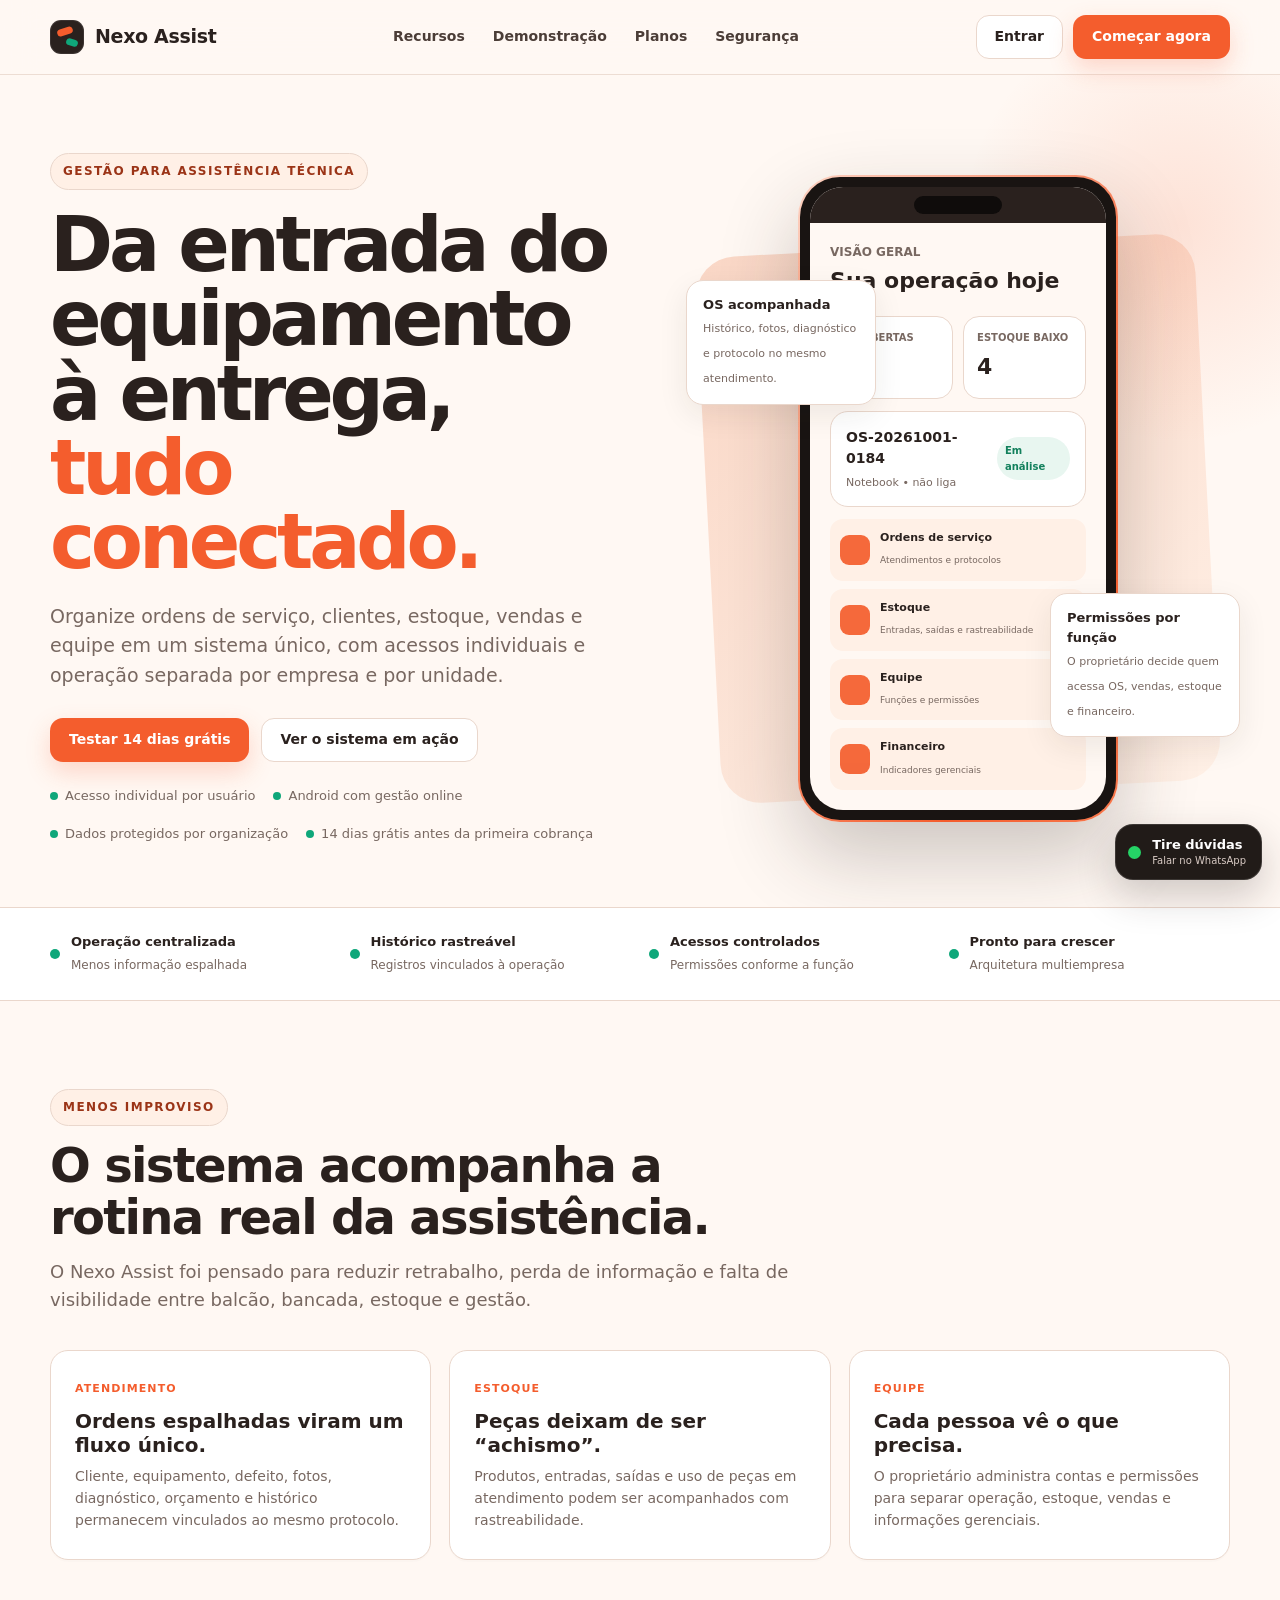
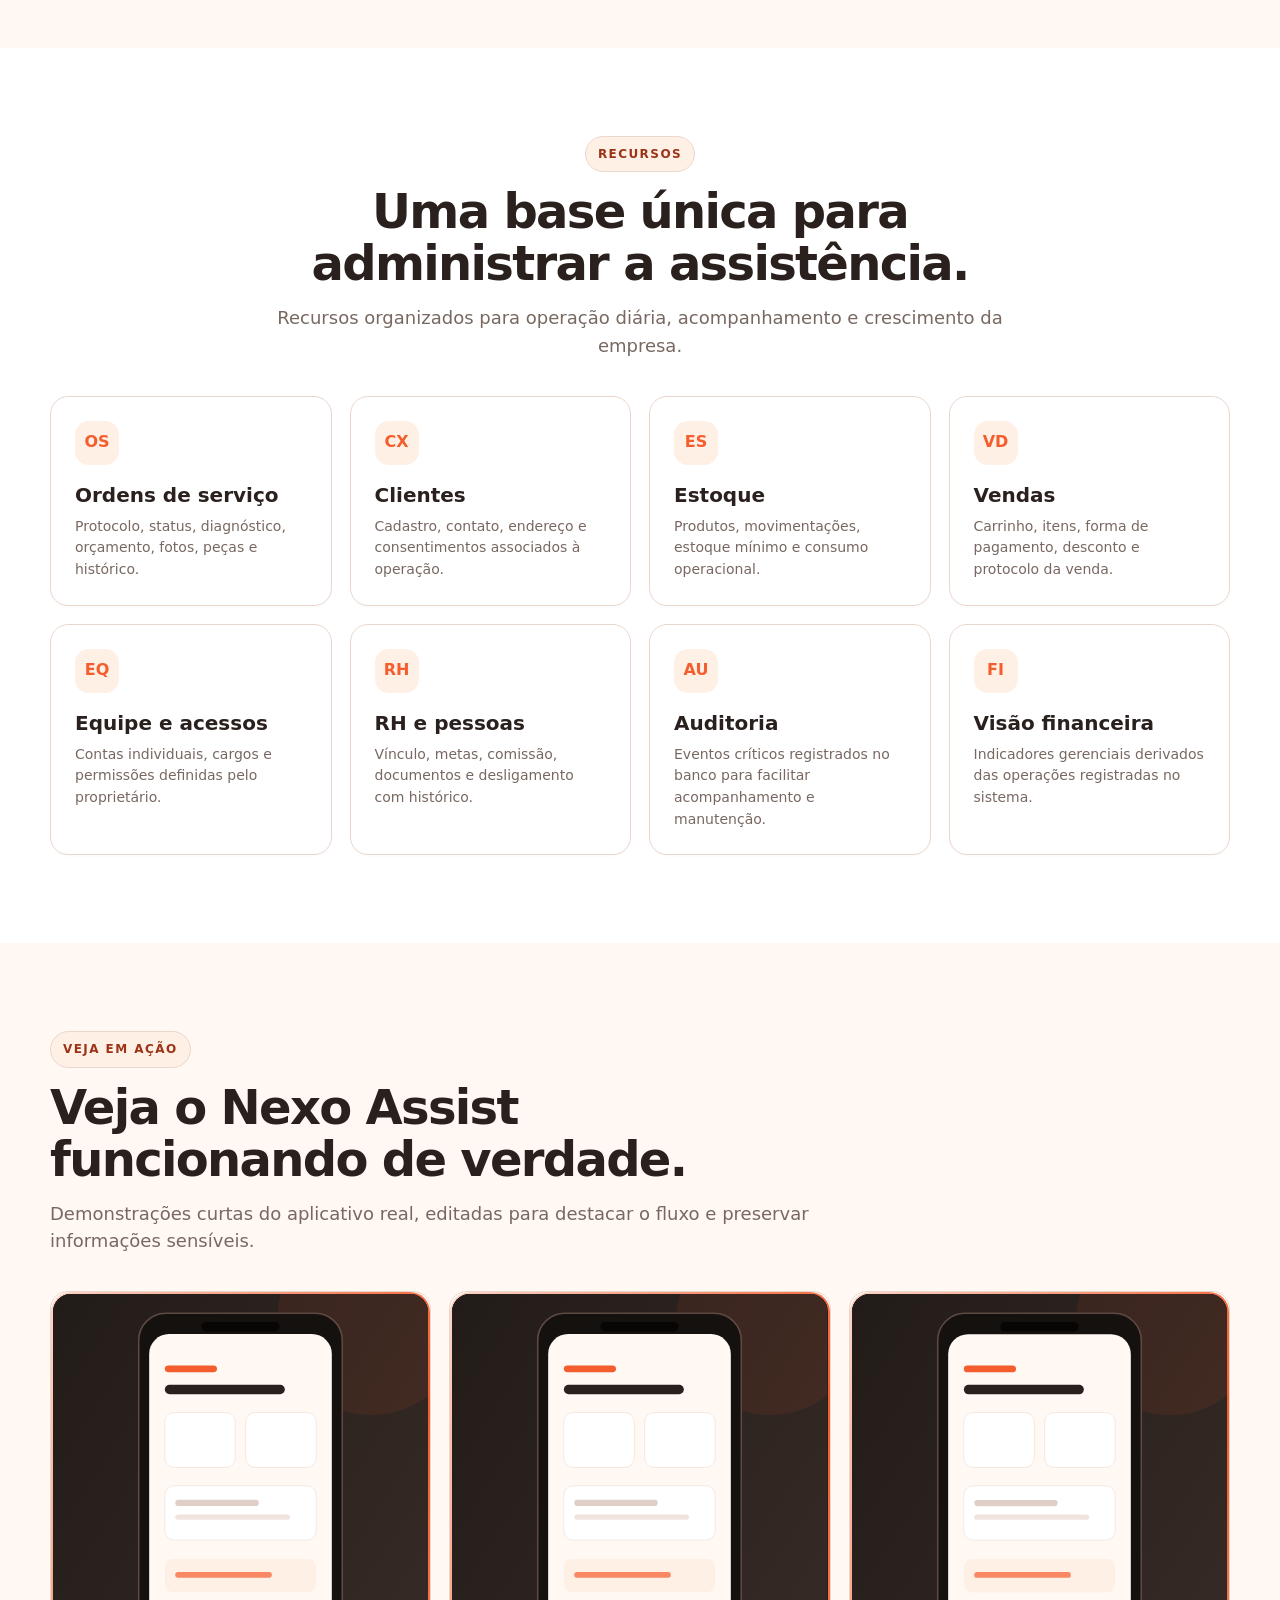
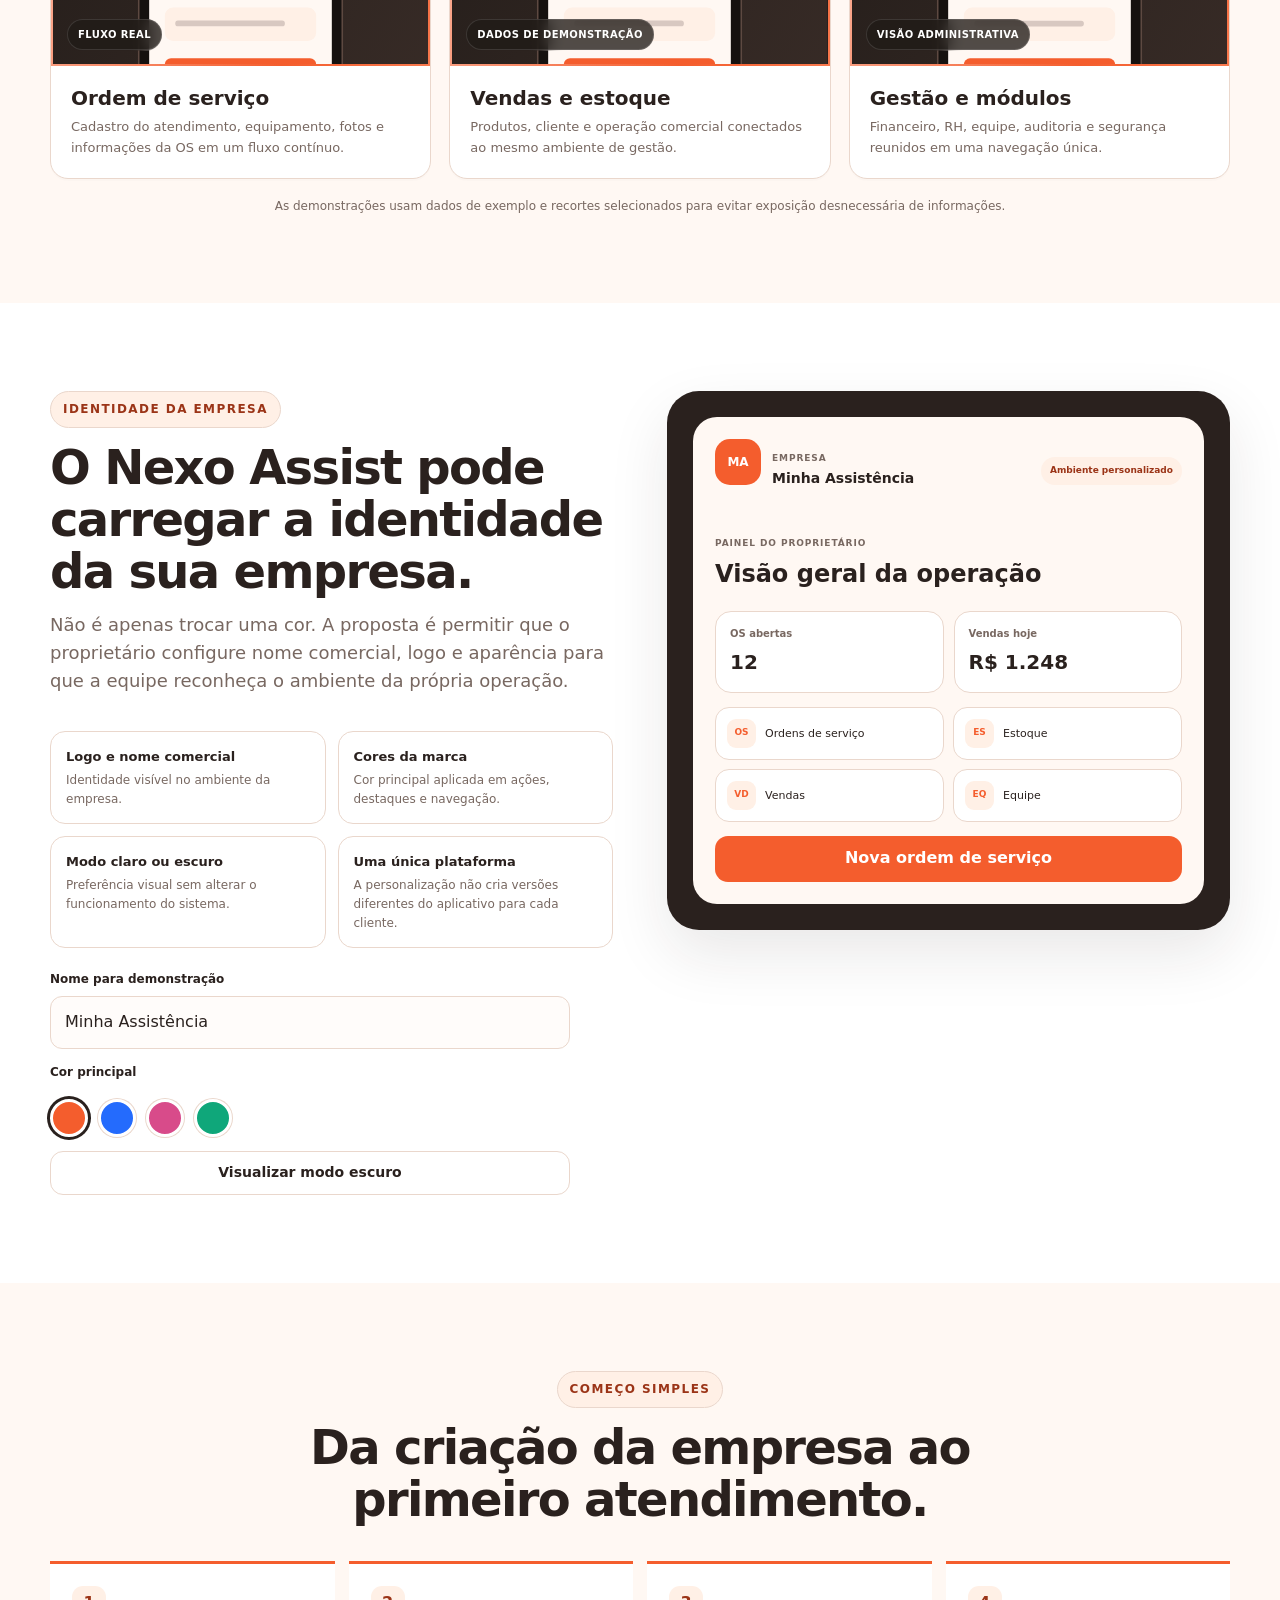
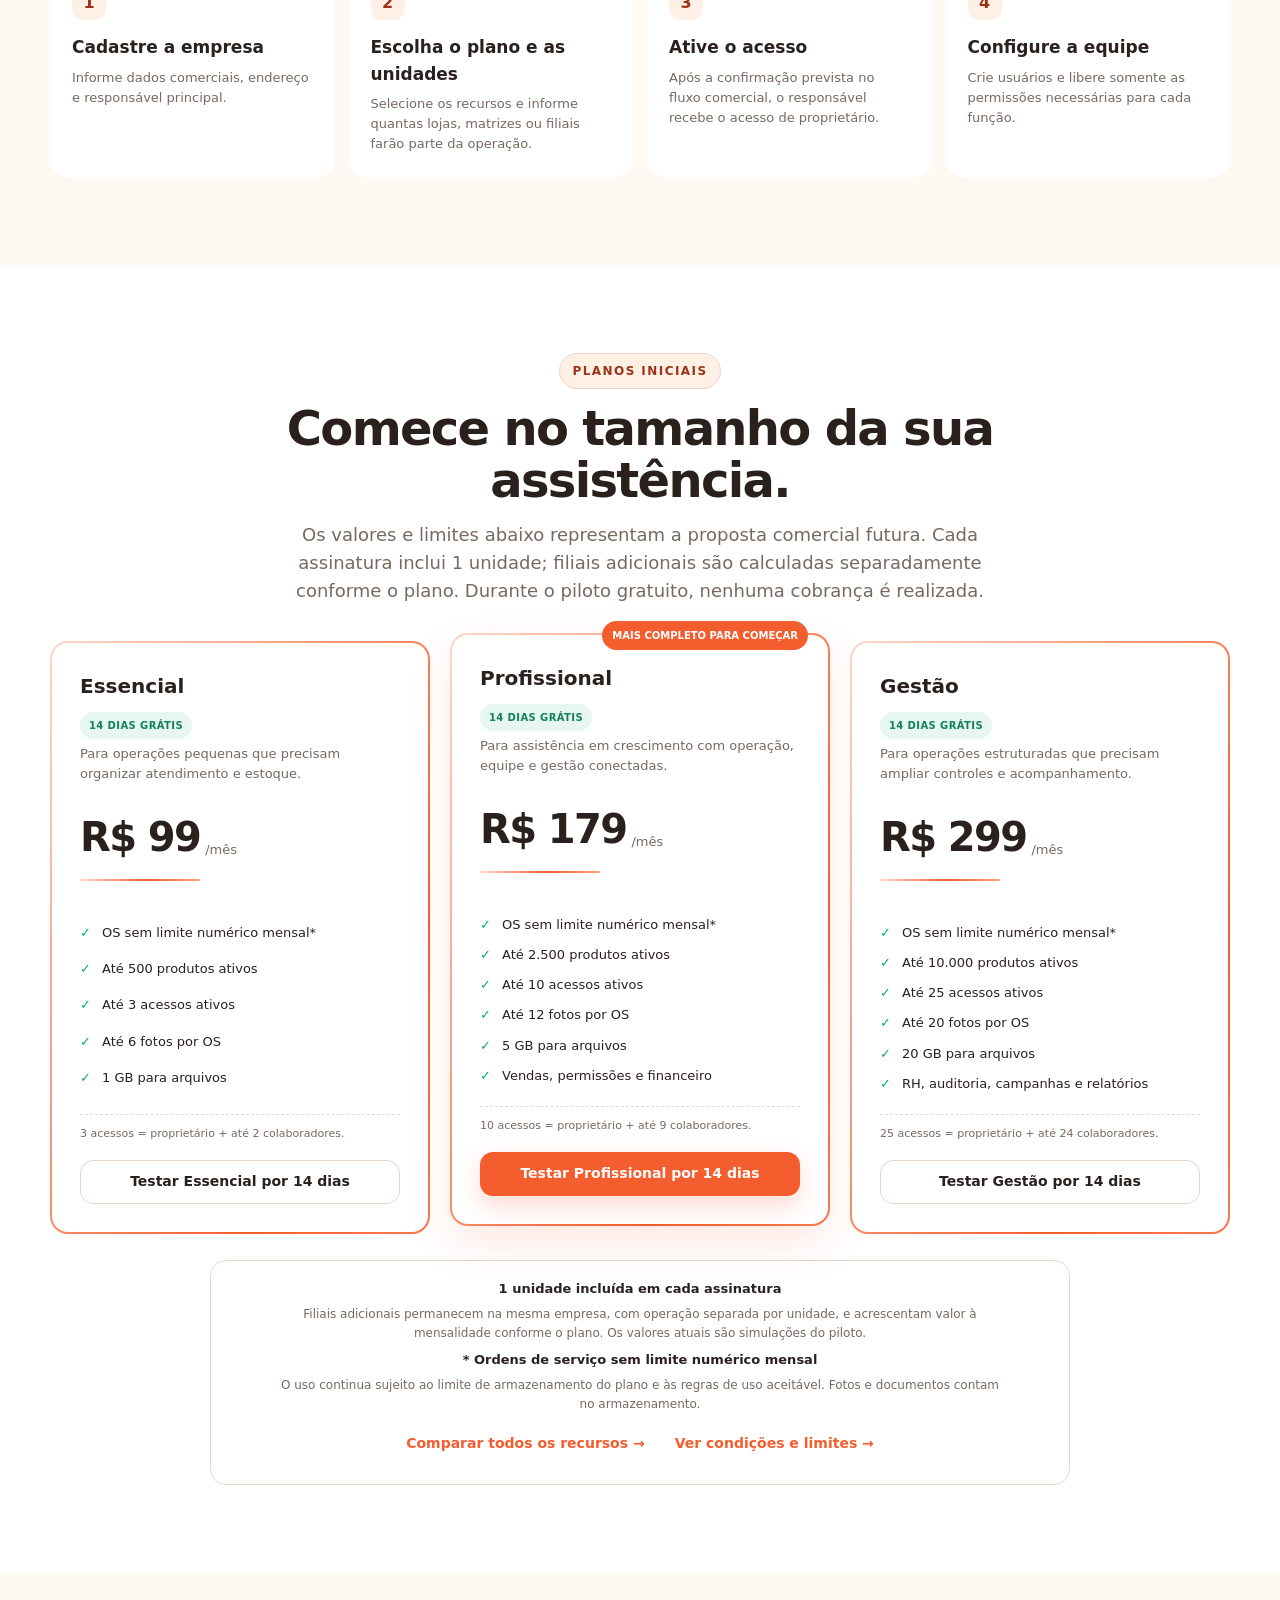
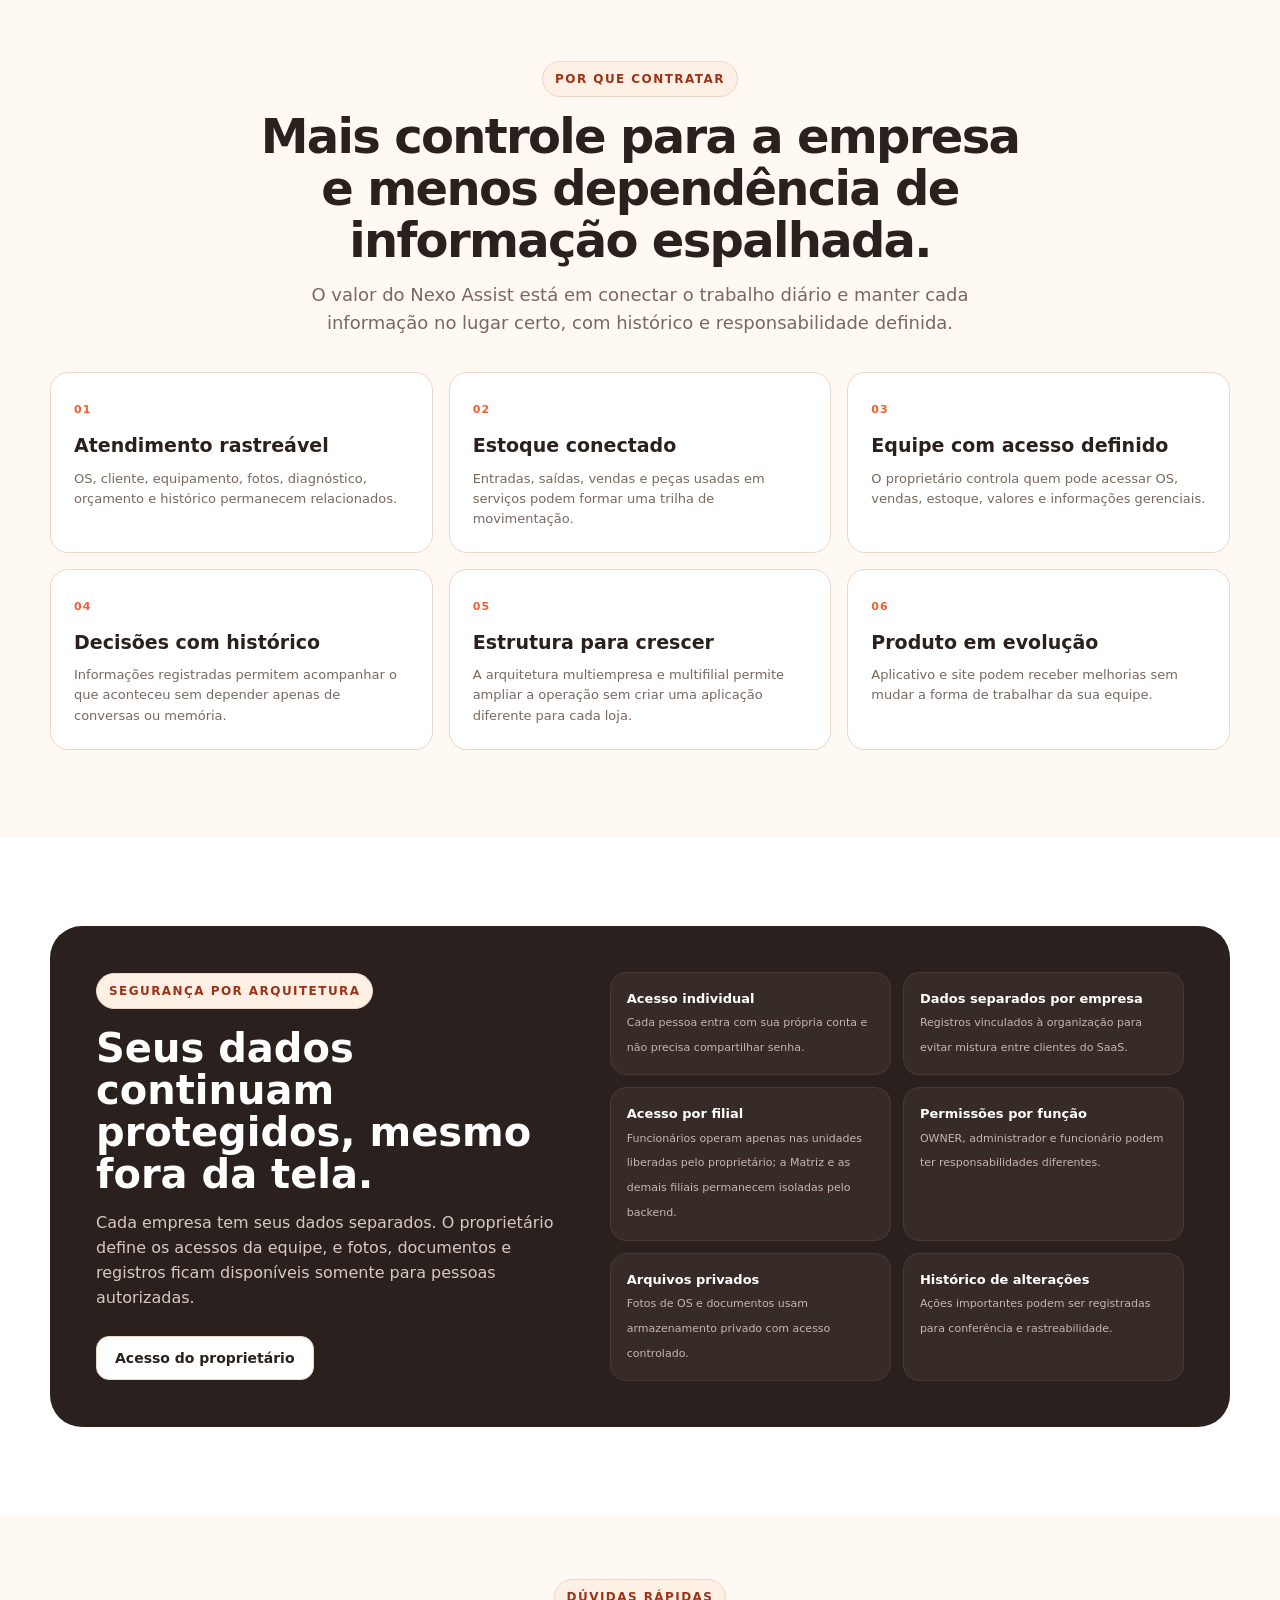
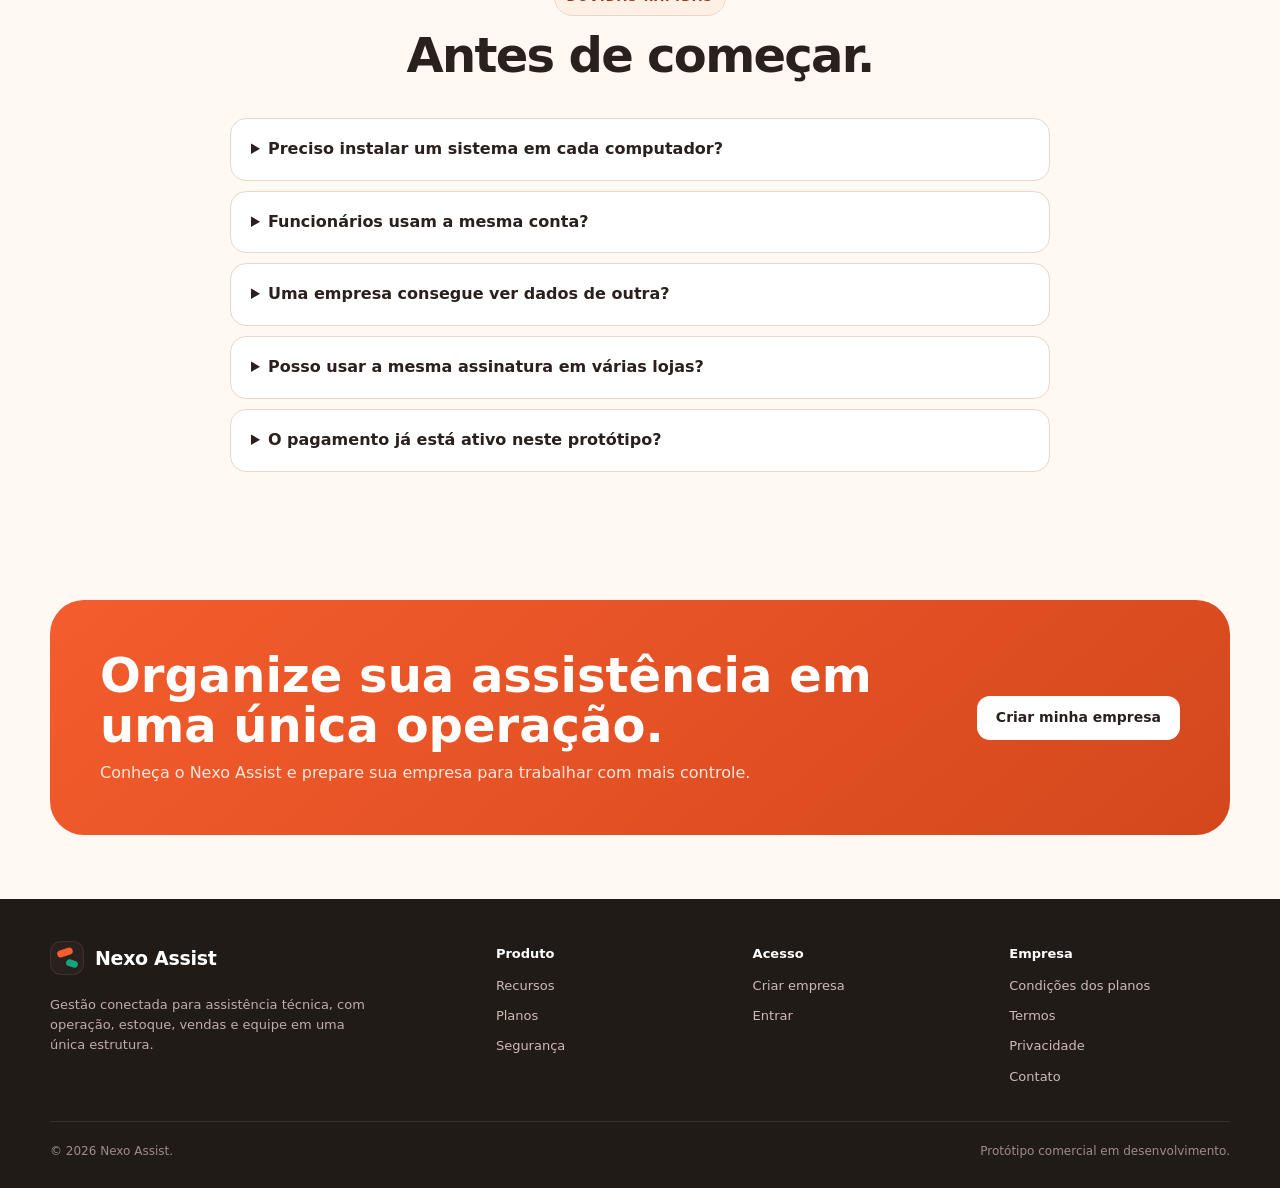
<file: index.html>
<!doctype html>
<html lang="pt-BR">
<head>
  <meta charset="utf-8">
  <meta name="viewport" content="width=device-width,initial-scale=1">
  <meta name="referrer" content="strict-origin-when-cross-origin">
  <meta http-equiv="Content-Security-Policy" content="default-src 'self'; base-uri 'self'; object-src 'none'; script-src 'self'; style-src 'self' 'unsafe-inline'; img-src 'self' data:; font-src 'self' data:; connect-src 'self' https://identitytoolkit.googleapis.com https://securetoken.googleapis.com https://vjynwgktulgwmgodluhp.supabase.co; form-action 'self'; upgrade-insecure-requests">
  <meta name="description" content="Nexo Assist: gestão de assistência técnica com ordens de serviço, estoque, vendas, equipe e controle de acesso em um só lugar.">
  <title>Nexo Assist | Gestão para assistência técnica</title>
  <link rel="stylesheet" href="assets/css/style.css">
</head>
<body>
<header class="site-header">
  <div class="container nav">
    <a class="brand" href="index.html" aria-label="Nexo Assist - início">
      <span class="brand-mark" aria-hidden="true"></span>
      <strong>Nexo Assist</strong>
    </a>
    <nav class="nav-links" aria-label="Navegação principal">
      <a href="#recursos">Recursos</a>
      <a href="#demonstracao">Demonstração</a>
      <a href="planos.html">Planos</a>
      <a href="#seguranca">Segurança</a>
    </nav>
    <div class="nav-actions">
      <a class="btn btn-secondary" href="login.html">Entrar</a>
      <a class="btn btn-primary" href="cadastro.html">Começar agora</a>
      <button class="menu-btn" type="button" data-menu aria-label="Abrir menu">☰</button>
    </div>
  </div>
</header>

<main>
  <section class="hero">
    <div class="container hero-grid">
      <div class="hero-copy">
        <span class="eyebrow">Gestão para assistência técnica</span>
        <h1>Da entrada do equipamento à entrega, <span>tudo conectado.</span></h1>
        <p>Organize ordens de serviço, clientes, estoque, vendas e equipe em um sistema único, com acessos individuais e operação separada por empresa e por unidade.</p>
        <div class="hero-actions">
          <a class="btn btn-primary" href="cadastro.html">Testar 14 dias grátis</a>
          <a class="btn btn-secondary" href="#demonstracao">Ver o sistema em ação</a>
        </div>
        <div class="hero-note">
          <span><i></i> Acesso individual por usuário</span>
          <span><i></i> Android com gestão online</span>
          <span><i></i> Dados protegidos por organização</span><span><i></i> 14 dias grátis antes da primeira cobrança</span>
        </div>
      </div>

      <div class="product-stage" aria-label="Prévia do aplicativo Nexo Assist">
        <div class="floating-note one">
          <strong>OS acompanhada</strong>
          <span>Histórico, fotos, diagnóstico e protocolo no mesmo atendimento.</span>
        </div>
        <div class="phone trace-border">
          <div class="phone-screen">
            <div class="phone-top"><div class="phone-notch"></div></div>
            <div class="app-shell">
              <div class="app-greeting">VISÃO GERAL</div>
              <div class="app-title">Sua operação hoje</div>
              <div class="app-metrics">
                <div class="metric"><small>OS abertas</small><strong>12</strong></div>
                <div class="metric"><small>Estoque baixo</small><strong>4</strong></div>
              </div>
              <div class="app-card">
                <div class="row">
                  <div>
                    <h4>OS-20261001-0184</h4>
                    <p>Notebook • não liga</p>
                  </div>
                  <span class="pill">Em análise</span>
                </div>
              </div>
              <div class="app-list">
                <div class="app-list-item"><span class="app-icon"></span><div><strong>Ordens de serviço</strong><span>Atendimentos e protocolos</span></div></div>
                <div class="app-list-item"><span class="app-icon"></span><div><strong>Estoque</strong><span>Entradas, saídas e rastreabilidade</span></div></div>
                <div class="app-list-item"><span class="app-icon"></span><div><strong>Equipe</strong><span>Funções e permissões</span></div></div>
                <div class="app-list-item"><span class="app-icon"></span><div><strong>Financeiro</strong><span>Indicadores gerenciais</span></div></div>
              </div>
            </div>
          </div>
        </div>
        <div class="floating-note two">
          <strong>Permissões por função</strong>
          <span>O proprietário decide quem acessa OS, vendas, estoque e financeiro.</span>
        </div>
      </div>
    </div>
  </section>

  <section class="trust-strip">
    <div class="container trust-grid">
      <div class="trust-item"><span class="trust-dot"></span><div><strong>Operação centralizada</strong><span>Menos informação espalhada</span></div></div>
      <div class="trust-item"><span class="trust-dot"></span><div><strong>Histórico rastreável</strong><span>Registros vinculados à operação</span></div></div>
      <div class="trust-item"><span class="trust-dot"></span><div><strong>Acessos controlados</strong><span>Permissões conforme a função</span></div></div>
      <div class="trust-item"><span class="trust-dot"></span><div><strong>Pronto para crescer</strong><span>Arquitetura multiempresa</span></div></div>
    </div>
  </section>

  <section class="section">
    <div class="container">
      <div class="section-head">
        <span class="eyebrow">Menos improviso</span>
        <h2>O sistema acompanha a rotina real da assistência.</h2>
        <p>O Nexo Assist foi pensado para reduzir retrabalho, perda de informação e falta de visibilidade entre balcão, bancada, estoque e gestão.</p>
      </div>
      <div class="problem-grid">
        <article class="card problem-card">
          <span class="card-kicker">Atendimento</span>
          <h3>Ordens espalhadas viram um fluxo único.</h3>
          <p>Cliente, equipamento, defeito, fotos, diagnóstico, orçamento e histórico permanecem vinculados ao mesmo protocolo.</p>
        </article>
        <article class="card problem-card">
          <span class="card-kicker">Estoque</span>
          <h3>Peças deixam de ser “achismo”.</h3>
          <p>Produtos, entradas, saídas e uso de peças em atendimento podem ser acompanhados com rastreabilidade.</p>
        </article>
        <article class="card problem-card">
          <span class="card-kicker">Equipe</span>
          <h3>Cada pessoa vê o que precisa.</h3>
          <p>O proprietário administra contas e permissões para separar operação, estoque, vendas e informações gerenciais.</p>
        </article>
      </div>
    </div>
  </section>

  <section class="section alt" id="recursos">
    <div class="container">
      <div class="section-head center">
        <span class="eyebrow">Recursos</span>
        <h2>Uma base única para administrar a assistência.</h2>
        <p>Recursos organizados para operação diária, acompanhamento e crescimento da empresa.</p>
      </div>
      <div class="feature-grid">
        <article class="card"><div class="feature-icon">OS</div><h3>Ordens de serviço</h3><p>Protocolo, status, diagnóstico, orçamento, fotos, peças e histórico.</p></article>
        <article class="card"><div class="feature-icon">CX</div><h3>Clientes</h3><p>Cadastro, contato, endereço e consentimentos associados à operação.</p></article>
        <article class="card"><div class="feature-icon">ES</div><h3>Estoque</h3><p>Produtos, movimentações, estoque mínimo e consumo operacional.</p></article>
        <article class="card"><div class="feature-icon">VD</div><h3>Vendas</h3><p>Carrinho, itens, forma de pagamento, desconto e protocolo da venda.</p></article>
        <article class="card"><div class="feature-icon">EQ</div><h3>Equipe e acessos</h3><p>Contas individuais, cargos e permissões definidas pelo proprietário.</p></article>
        <article class="card"><div class="feature-icon">RH</div><h3>RH e pessoas</h3><p>Vínculo, metas, comissão, documentos e desligamento com histórico.</p></article>
        <article class="card"><div class="feature-icon">AU</div><h3>Auditoria</h3><p>Eventos críticos registrados no banco para facilitar acompanhamento e manutenção.</p></article>
        <article class="card"><div class="feature-icon">FI</div><h3>Visão financeira</h3><p>Indicadores gerenciais derivados das operações registradas no sistema.</p></article>
      </div>
    </div>
  </section>

  <section class="section" id="demonstracao">
    <div class="container">
      <div class="section-head">
        <span class="eyebrow">Veja em ação</span>
        <h2>Veja o Nexo Assist funcionando de verdade.</h2>
        <p>Demonstrações curtas do aplicativo real, editadas para destacar o fluxo e preservar informações sensíveis.</p>
      </div>
      <div class="demo-grid">
        <article class="card demo-card video-card">
          <div class="demo-video trace-border">
            <video autoplay muted loop playsinline preload="metadata" poster="assets/images/demo-os-poster.svg" aria-label="Demonstração da ordem de serviço">
              <source src="assets/videos/demo-os.mp4" type="video/mp4">
            </video>
            <span class="video-badge">Fluxo real</span>
          </div>
          <div class="demo-copy"><h3>Ordem de serviço</h3><p>Cadastro do atendimento, equipamento, fotos e informações da OS em um fluxo contínuo.</p></div>
        </article>
        <article class="card demo-card video-card">
          <div class="demo-video trace-border">
            <video autoplay muted loop playsinline preload="metadata" poster="assets/images/demo-vendas-poster.svg" aria-label="Demonstração de vendas e estoque">
              <source src="assets/videos/demo-vendas.mp4" type="video/mp4">
            </video>
            <span class="video-badge">Dados de demonstração</span>
          </div>
          <div class="demo-copy"><h3>Vendas e estoque</h3><p>Produtos, cliente e operação comercial conectados ao mesmo ambiente de gestão.</p></div>
        </article>
        <article class="card demo-card video-card">
          <div class="demo-video trace-border">
            <video autoplay muted loop playsinline preload="metadata" poster="assets/images/demo-gestao-poster.svg" aria-label="Demonstração dos módulos de gestão">
              <source src="assets/videos/demo-gestao.mp4" type="video/mp4">
            </video>
            <span class="video-badge">Visão administrativa</span>
          </div>
          <div class="demo-copy"><h3>Gestão e módulos</h3><p>Financeiro, RH, equipe, auditoria e segurança reunidos em uma navegação única.</p></div>
        </article>
      </div>
      <p class="video-privacy-note">As demonstrações usam dados de exemplo e recortes selecionados para evitar exposição desnecessária de informações.</p>
    </div>
  </section>

  <section class="section alt" id="personalizacao">
    <div class="container customizer customizer-v2">
      <div>
        <span class="eyebrow">Identidade da empresa</span>
        <div class="section-head">
          <h2>O Nexo Assist pode carregar a identidade da sua empresa.</h2>
          <p>Não é apenas trocar uma cor. A proposta é permitir que o proprietário configure nome comercial, logo e aparência para que a equipe reconheça o ambiente da própria operação.</p>
        </div>
        <div class="personalization-points">
          <div><strong>Logo e nome comercial</strong><span>Identidade visível no ambiente da empresa.</span></div>
          <div><strong>Cores da marca</strong><span>Cor principal aplicada em ações, destaques e navegação.</span></div>
          <div><strong>Modo claro ou escuro</strong><span>Preferência visual sem alterar o funcionamento do sistema.</span></div>
          <div><strong>Uma única plataforma</strong><span>A personalização não cria versões diferentes do aplicativo para cada cliente.</span></div>
        </div>
        <div class="custom-controls">
          <div class="field">
            <label for="previewCompany">Nome para demonstração</label>
            <input id="previewCompany" data-company-input value="Minha Assistência" maxlength="32">
          </div>
          <div>
            <span class="custom-label">Cor principal</span>
            <div class="palette" aria-label="Simulação de cores">
              <button class="active" type="button" data-theme="#F45D2D" style="--swatch:#F45D2D" aria-label="Tema laranja"></button>
              <button type="button" data-theme="#246BFD" style="--swatch:#246BFD" aria-label="Tema azul"></button>
              <button type="button" data-theme="#D84B8A" style="--swatch:#D84B8A" aria-label="Tema rosa"></button>
              <button type="button" data-theme="#0FA77A" style="--swatch:#0FA77A" aria-label="Tema verde"></button>
            </div>
          </div>
          <button class="btn btn-secondary" type="button" data-preview-mode>Visualizar modo escuro</button>
        </div>
      </div>

      <div class="custom-preview" aria-label="Demonstração de personalização">
        <div class="custom-preview-app">
          <div class="custom-preview-head">
            <div class="preview-brand">
              <div class="preview-logo">MA</div>
              <div><small>EMPRESA</small><strong data-preview-name>Minha Assistência</strong></div>
            </div>
            <span class="preview-badge">Ambiente personalizado</span>
          </div>
          <div class="preview-welcome"><small>PAINEL DO PROPRIETÁRIO</small><h3>Visão geral da operação</h3></div>
          <div class="preview-metrics">
            <div><small>OS abertas</small><strong>12</strong></div>
            <div><small>Vendas hoje</small><strong>R$ 1.248</strong></div>
          </div>
          <div class="preview-navigation">
            <span><b>OS</b> Ordens de serviço</span>
            <span><b>ES</b> Estoque</span>
            <span><b>VD</b> Vendas</span>
            <span><b>EQ</b> Equipe</span>
          </div>
          <button class="preview-action" type="button">Nova ordem de serviço</button>
        </div>
      </div>
    </div>
  </section>

  <section class="section">
    <div class="container">
      <div class="section-head center">
        <span class="eyebrow">Começo simples</span>
        <h2>Da criação da empresa ao primeiro atendimento.</h2>
      </div>
      <div class="steps">
        <article class="step"><h3>Cadastre a empresa</h3><p>Informe dados comerciais, endereço e responsável principal.</p></article>
        <article class="step"><h3>Escolha o plano e as unidades</h3><p>Selecione os recursos e informe quantas lojas, matrizes ou filiais farão parte da operação.</p></article>
        <article class="step"><h3>Ative o acesso</h3><p>Após a confirmação prevista no fluxo comercial, o responsável recebe o acesso de proprietário.</p></article>
        <article class="step"><h3>Configure a equipe</h3><p>Crie usuários e libere somente as permissões necessárias para cada função.</p></article>
      </div>
    </div>
  </section>

  <section class="section alt" id="planos">
    <div class="container">
      <div class="section-head center">
        <span class="eyebrow">Planos iniciais</span>
        <h2>Comece no tamanho da sua assistência.</h2>
        <p>Os valores e limites abaixo representam a proposta comercial futura. Cada assinatura inclui 1 unidade; filiais adicionais são calculadas separadamente conforme o plano. Durante o piloto gratuito, nenhuma cobrança é realizada.</p>
      </div>
      <div class="pricing-grid">
        <article class="card plan trace-border">
          <div class="plan-name">Essencial</div><span class="trial-chip">14 dias grátis</span><div class="plan-desc">Para operações pequenas que precisam organizar atendimento e estoque.</div>
          <div class="price"><strong>R$ 99</strong><span>/mês</span></div>
          <ul class="plan-core"><li>OS sem limite numérico mensal*</li><li>Até 500 produtos ativos</li><li>Até 3 acessos ativos</li><li>Até 6 fotos por OS</li><li>1 GB para arquivos</li></ul><div class="plan-limit-note">3 acessos = proprietário + até 2 colaboradores.</div>
          <a class="btn btn-secondary" href="cadastro.html?plano=essencial" data-plan="essencial">Testar Essencial por 14 dias</a>
        </article>
        <article class="card plan featured trace-border">
          <span class="plan-badge">Mais completo para começar</span>
          <div class="plan-name">Profissional</div><span class="trial-chip">14 dias grátis</span><div class="plan-desc">Para assistência em crescimento com operação, equipe e gestão conectadas.</div>
          <div class="price"><strong>R$ 179</strong><span>/mês</span></div>
          <ul class="plan-core"><li>OS sem limite numérico mensal*</li><li>Até 2.500 produtos ativos</li><li>Até 10 acessos ativos</li><li>Até 12 fotos por OS</li><li>5 GB para arquivos</li><li>Vendas, permissões e financeiro</li></ul><div class="plan-limit-note">10 acessos = proprietário + até 9 colaboradores.</div>
          <a class="btn btn-primary" href="cadastro.html?plano=profissional" data-plan="profissional">Testar Profissional por 14 dias</a>
        </article>
        <article class="card plan trace-border">
          <div class="plan-name">Gestão</div><span class="trial-chip">14 dias grátis</span><div class="plan-desc">Para operações estruturadas que precisam ampliar controles e acompanhamento.</div>
          <div class="price"><strong>R$ 299</strong><span>/mês</span></div>
          <ul class="plan-core"><li>OS sem limite numérico mensal*</li><li>Até 10.000 produtos ativos</li><li>Até 25 acessos ativos</li><li>Até 20 fotos por OS</li><li>20 GB para arquivos</li><li>RH, auditoria, campanhas e relatórios</li></ul><div class="plan-limit-note">25 acessos = proprietário + até 24 colaboradores.</div>
          <a class="btn btn-secondary" href="cadastro.html?plano=gestao" data-plan="gestao">Testar Gestão por 14 dias</a>
        </article>
      </div>
      <div class="pricing-disclosure"><strong>1 unidade incluída em cada assinatura</strong><span>Filiais adicionais permanecem na mesma empresa, com operação separada por unidade, e acrescentam valor à mensalidade conforme o plano. Os valores atuais são simulações do piloto.</span><strong>* Ordens de serviço sem limite numérico mensal</strong><span>O uso continua sujeito ao limite de armazenamento do plano e às regras de uso aceitável. Fotos e documentos contam no armazenamento.</span><div><a class="btn btn-link" href="planos.html">Comparar todos os recursos →</a><a class="btn btn-link" href="condicoes-planos.html">Ver condições e limites →</a></div></div>
    </div>
  </section>

  <section class="section" id="porque">
    <div class="container">
      <div class="section-head center">
        <span class="eyebrow">Por que contratar</span>
        <h2>Mais controle para a empresa e menos dependência de informação espalhada.</h2>
        <p>O valor do Nexo Assist está em conectar o trabalho diário e manter cada informação no lugar certo, com histórico e responsabilidade definida.</p>
      </div>
      <div class="benefit-grid">
        <article class="benefit-card"><span>01</span><h3>Atendimento rastreável</h3><p>OS, cliente, equipamento, fotos, diagnóstico, orçamento e histórico permanecem relacionados.</p></article>
        <article class="benefit-card"><span>02</span><h3>Estoque conectado</h3><p>Entradas, saídas, vendas e peças usadas em serviços podem formar uma trilha de movimentação.</p></article>
        <article class="benefit-card"><span>03</span><h3>Equipe com acesso definido</h3><p>O proprietário controla quem pode acessar OS, vendas, estoque, valores e informações gerenciais.</p></article>
        <article class="benefit-card"><span>04</span><h3>Decisões com histórico</h3><p>Informações registradas permitem acompanhar o que aconteceu sem depender apenas de conversas ou memória.</p></article>
        <article class="benefit-card"><span>05</span><h3>Estrutura para crescer</h3><p>A arquitetura multiempresa e multifilial permite ampliar a operação sem criar uma aplicação diferente para cada loja.</p></article>
        <article class="benefit-card"><span>06</span><h3>Produto em evolução</h3><p>Aplicativo e site podem receber melhorias sem mudar a forma de trabalhar da sua equipe.</p></article>
      </div>
    </div>
  </section>

  <section class="section alt" id="seguranca">
    <div class="container">
      <div class="security-panel">
        <div>
          <span class="eyebrow">Segurança por arquitetura</span>
          <h2>Seus dados continuam protegidos, mesmo fora da tela.</h2>
          <p>Cada empresa tem seus dados separados. O proprietário define os acessos da equipe, e fotos, documentos e registros ficam disponíveis somente para pessoas autorizadas.</p>
          <a class="btn btn-secondary security-cta" href="login.html">Acesso do proprietário</a>
        </div>
        <div class="security-list security-list-v2">
          <div class="security-item"><strong>Acesso individual</strong><span>Cada pessoa entra com sua própria conta e não precisa compartilhar senha.</span></div>
          <div class="security-item"><strong>Dados separados por empresa</strong><span>Registros vinculados à organização para evitar mistura entre clientes do SaaS.</span></div>
          <div class="security-item"><strong>Acesso por filial</strong><span>Funcionários operam apenas nas unidades liberadas pelo proprietário; a Matriz e as demais filiais permanecem isoladas pelo backend.</span></div>
          <div class="security-item"><strong>Permissões por função</strong><span>OWNER, administrador e funcionário podem ter responsabilidades diferentes.</span></div>
          <div class="security-item"><strong>Arquivos privados</strong><span>Fotos de OS e documentos usam armazenamento privado com acesso controlado.</span></div>
          <div class="security-item"><strong>Histórico de alterações</strong><span>Ações importantes podem ser registradas para conferência e rastreabilidade.</span></div>
        </div>
      </div>
    </div>
  </section>

  <section class="section compact">
    <div class="container">
      <div class="section-head center"><span class="eyebrow">Dúvidas rápidas</span><h2>Antes de começar.</h2></div>
      <div class="faq">
        <details><summary>Preciso instalar um sistema em cada computador?</summary><p>O Nexo Assist trabalha com uma aplicação central e dados online. O aplicativo Android está em distribuição controlada de teste, conectado ao mesmo ambiente de dados da empresa.</p></details>
        <details><summary>Funcionários usam a mesma conta?</summary><p>Não. O modelo previsto é uma conta individual por pessoa, vinculada à empresa e às permissões definidas pelo proprietário.</p></details>
        <details><summary>Uma empresa consegue ver dados de outra?</summary><p>A arquitetura usa organização e políticas de acesso no banco para separar os dados de cada empresa.</p></details>
        <details><summary>Posso usar a mesma assinatura em várias lojas?</summary><p>Sim, desde que as unidades estejam incluídas no contrato. A assinatura base inclui 1 unidade e as filiais adicionais são cadastradas na mesma empresa, com valor adicional conforme o plano.</p></details>
        <details><summary>O pagamento já está ativo neste protótipo?</summary><p>Não. O projeto está em piloto gratuito controlado. A cobrança comercial só será liberada quando houver infraestrutura compatível, validação jurídica e confirmação segura do provedor de pagamento.</p></details>
      </div>
    </div>
  </section>

  <section class="section compact">
    <div class="container">
      <div class="cta">
        <div><h2>Organize sua assistência em uma única operação.</h2><p>Conheça o Nexo Assist e prepare sua empresa para trabalhar com mais controle.</p></div>
        <a class="btn" href="cadastro.html">Criar minha empresa</a>
      </div>
    </div>
  </section>
</main>

<footer class="site-footer">
  <div class="container">
    <div class="footer-grid">
      <div>
        <a class="brand" href="index.html"><span class="brand-mark"></span><strong>Nexo Assist</strong></a>
        <p class="footer-copy">Gestão conectada para assistência técnica, com operação, estoque, vendas e equipe em uma única estrutura.</p>
      </div>
      <div class="footer-col"><strong>Produto</strong><a href="#recursos">Recursos</a><a href="planos.html">Planos</a><a href="#seguranca">Segurança</a></div>
      <div class="footer-col"><strong>Acesso</strong><a href="cadastro.html">Criar empresa</a><a href="login.html">Entrar</a></div>
      <div class="footer-col"><strong>Empresa</strong><a href="condicoes-planos.html">Condições dos planos</a><a href="termos.html">Termos</a><a href="privacidade.html">Privacidade</a><a href="#">Contato</a></div>
    </div>
    <div class="footer-bottom"><span>© 2026 Nexo Assist.</span><span>Protótipo comercial em desenvolvimento.</span></div>
  </div>
</footer>

<div class="modal" data-demo-modal role="dialog" aria-modal="true" aria-label="Demonstração do produto">
  <div class="modal-card">
    <div class="modal-head"><h3 data-demo-title>Demonstração</h3><button class="modal-close" type="button" data-close aria-label="Fechar">×</button></div>
    <div class="modal-demo">
      <strong>Área preparada para vídeo real do aplicativo</strong>
      <p data-demo-text>Fluxo visual do Nexo Assist.</p>
      <p style="font-size:12px;margin-bottom:0">Na etapa de conteúdo, substituiremos esta simulação por gravações curtas da versão Android já funcional.</p>
    </div>
  </div>
</div>

<script src="assets/js/main.js"></script>

<a class="support-float" href="https://wa.me/5541987902852?text=Ol%C3%A1%2C%20tenho%20uma%20d%C3%BAvida%20sobre%20o%20Nexo%20Assist." target="_blank" rel="noopener" aria-label="Tirar dúvidas pelo WhatsApp">
  <span class="support-status" aria-hidden="true"></span>
  <span class="support-copy"><strong>Tire dúvidas</strong><small>Falar no WhatsApp</small></span>
</a>

</body>
</html>
</file>
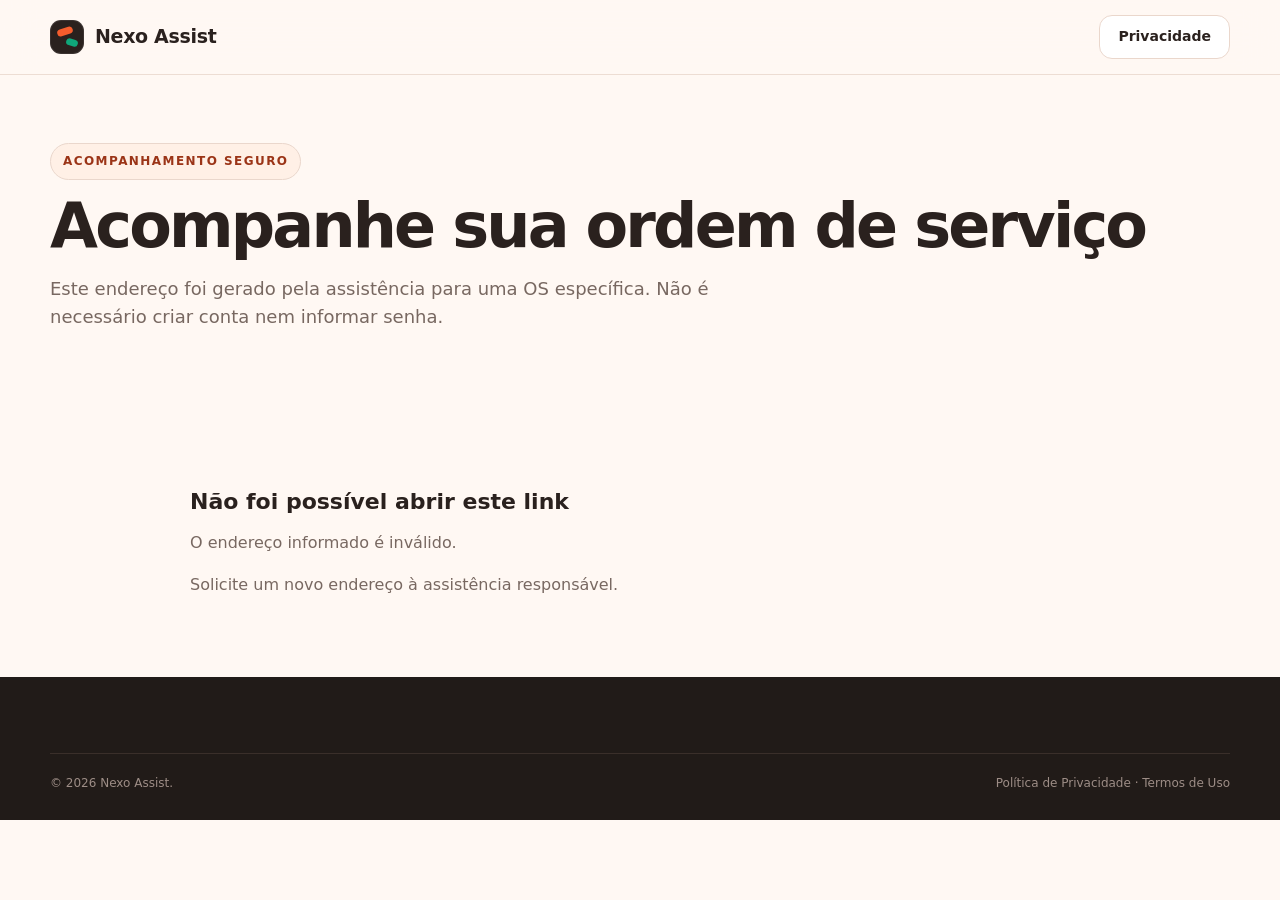
<file: acompanhar-os.html>
<!doctype html>
<html lang="pt-BR">
<head>
  <meta charset="utf-8">
  <meta name="viewport" content="width=device-width,initial-scale=1">
  <meta name="referrer" content="no-referrer">
  <meta http-equiv="Content-Security-Policy" content="default-src 'self'; base-uri 'self'; object-src 'none'; script-src 'self'; style-src 'self' 'unsafe-inline'; img-src 'self' data:; font-src 'self' data:; connect-src 'self' https://vjynwgktulgwmgodluhp.supabase.co; form-action 'self'; upgrade-insecure-requests">
  <meta name="description" content="Acompanhe sua ordem de serviço e responda ao orçamento pelo link seguro do Nexo Assist.">
  <title>Acompanhar OS | Nexo Assist</title>
  <link rel="stylesheet" href="assets/css/style.css">
</head>
<body>
<header class="site-header">
  <div class="container nav">
    <a class="brand" href="index.html"><span class="brand-mark"></span><strong>Nexo Assist</strong></a>
    <div class="nav-actions"><a class="btn btn-secondary" href="privacidade.html">Privacidade</a></div>
  </div>
</header>

<main>
  <section class="page-hero">
    <div class="container">
      <span class="eyebrow">Acompanhamento seguro</span>
      <h1>Acompanhe sua ordem de serviço</h1>
      <p>Este endereço foi gerado pela assistência para uma OS específica. Não é necessário criar conta nem informar senha.</p>
    </div>
  </section>

  <section class="section compact">
    <div class="container legal-content">
      <div data-loading class="legal-note">
        Carregando a ordem de serviço...
      </div>

      <div data-error hidden>
        <h2>Não foi possível abrir este link</h2>
        <p data-error-message>O link pode ter expirado, sido revogado ou estar incorreto.</p>
        <p>Solicite um novo endereço à assistência responsável.</p>
      </div>

      <div data-order hidden>
        <span class="eyebrow" data-organization>Assistência</span>
        <h2 data-protocol>OS</h2>
        <div class="legal-note">
          <strong data-device>Equipamento</strong>
          <div style="margin-top:8px" data-status>Status</div>
        </div>

        <h2>Atendimento</h2>
        <p><strong>Unidade:</strong> <span data-branch>—</span></p>
        <p><strong>Problema informado:</strong> <span data-problem>—</span></p>
        <p><strong>Diagnóstico:</strong> <span data-diagnosis>—</span></p>
        <p><strong>Serviço recomendado:</strong> <span data-service>—</span></p>
        <p><strong>Previsão:</strong> <span data-estimate>—</span></p>
        <p><strong>Garantia:</strong> <span data-warranty>—</span></p>

        <h2>Orçamento</h2>
        <div class="pricing-disclosure">
          <strong data-budget>—</strong>
          <span data-approval-copy>Aguardando decisão.</span>
        </div>

        <div data-decision-box hidden style="margin-top:20px">
          <label for="customerDecisionNote"><strong>Observação opcional</strong></label>
          <textarea id="customerDecisionNote" rows="4" maxlength="500" placeholder="Se desejar, deixe uma observação para a assistência." style="width:100%;margin-top:8px;padding:12px;border:1px solid #d7dce3;border-radius:12px;font:inherit"></textarea>
          <div style="display:flex;gap:12px;flex-wrap:wrap;margin-top:16px">
            <button class="btn btn-primary" type="button" data-approve>Aprovar orçamento</button>
            <button class="btn btn-danger" type="button" data-reject>Recusar orçamento</button>
          </div>
        </div>

        <div data-decision-result class="legal-note" hidden style="margin-top:20px"></div>

        <h2>Histórico público</h2>
        <div data-timeline class="plan-footnotes"></div>

        <p style="margin-top:24px">
          Este link mostra apenas informações necessárias para acompanhar esta OS.
          Dados cadastrais, telefone, endereço, CPF, número de série/IMEI, fotos privadas e notas internas não são exibidos.
        </p>
      </div>
    </div>
  </section>
</main>

<footer class="site-footer">
  <div class="container">
    <div class="footer-bottom">
      <span>© 2026 Nexo Assist.</span>
      <span><a href="privacidade.html">Política de Privacidade</a> · <a href="termos.html">Termos de Uso</a></span>
    </div>
  </div>
</footer>

<div class="toast" data-toast></div>
<script src="assets/js/runtime-config.js"></script>
<script src="assets/js/nexo-api.js"></script>
<script src="assets/js/acompanhar-os.js"></script>
</body>
</html>
</file>
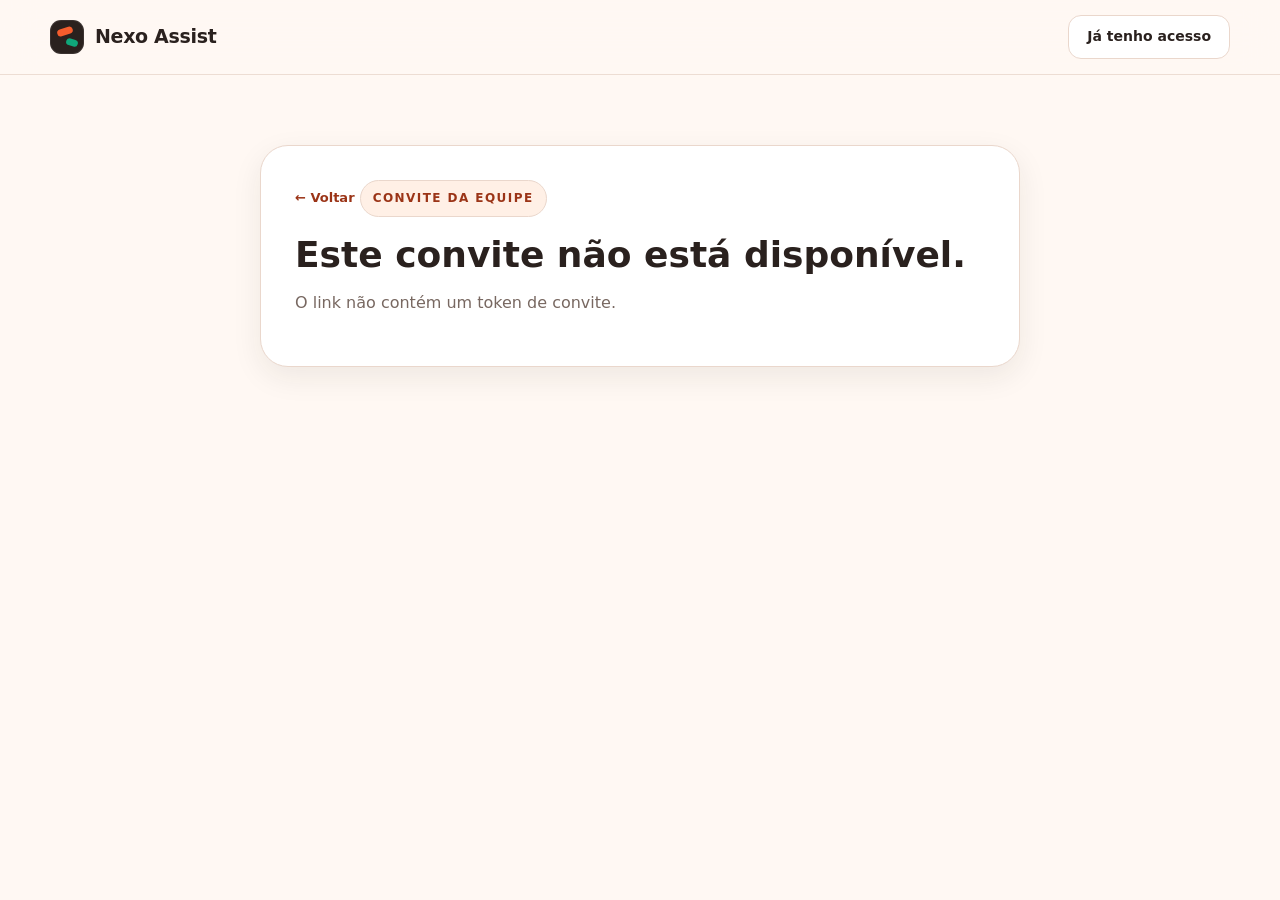
<file: ativar-acesso.html>
<!doctype html>
<html lang="pt-BR">
<head>
  <meta charset="utf-8">
  <meta name="viewport" content="width=device-width,initial-scale=1">
  <meta name="referrer" content="no-referrer">
  <meta http-equiv="Content-Security-Policy" content="default-src 'self'; base-uri 'self'; object-src 'none'; script-src 'self'; style-src 'self' 'unsafe-inline'; img-src 'self' data:; font-src 'self' data:; connect-src 'self' https://identitytoolkit.googleapis.com https://securetoken.googleapis.com https://vjynwgktulgwmgodluhp.supabase.co; form-action 'self'; upgrade-insecure-requests">
  <meta name="description" content="Ative seu acesso ao Nexo Assist.">
  <title>Ativar acesso | Nexo Assist</title>
  <link rel="stylesheet" href="assets/css/style.css">
</head>
<body class="account-page">
<header class="site-header">
  <div class="container nav">
    <a class="brand" href="index.html"><span class="brand-mark"></span><strong>Nexo Assist</strong></a>
    <div class="nav-actions"><a class="btn btn-secondary" href="login.html">Já tenho acesso</a></div>
  </div>
</header>

<main class="activation-shell">
  <section class="activation-card">
    <a class="page-back" href="index.html">← Voltar</a>
    <span class="eyebrow">Convite da equipe</span>
    <div data-invite-loading>
      <h1>Validando seu convite...</h1>
      <p>Estamos conferindo a empresa, o funcionário e a validade do link.</p>
    </div>

    <div data-invite-invalid hidden>
      <h1>Este convite não está disponível.</h1>
      <p data-invite-error>O link pode ter expirado, sido cancelado ou já utilizado.</p>
    </div>

    <div data-invite-content hidden>
      <h1>Crie seu próprio acesso.</h1>
      <p>O proprietário não recebe nem define sua senha. Você cria sua própria senha e o acesso só é liberado depois que o convite é validado.</p>

      <div class="invite-summary">
        <div><small>Empresa</small><strong data-invite-company>—</strong></div>
        <div><small>Funcionário</small><strong data-invite-name>—</strong></div>
        <div><small>E-mail do convite</small><strong data-invite-email>—</strong></div>
        <div><small>Perfil</small><strong data-invite-role>—</strong></div>
      </div>

      <div class="activation-tabs" data-auth-tabs>
        <button type="button" class="active" data-auth-mode="create">Criar minha senha</button>
        <button type="button" data-auth-mode="login">Já tenho uma conta</button>
      </div>

      <form data-invite-form>
        <div class="field">
          <label for="inviteEmail">E-mail</label>
          <input id="inviteEmail" type="email" readonly autocomplete="username">
        </div>
        <div class="field">
          <label for="invitePassword" data-password-label>Crie uma senha</label>
          <div class="password-wrap"><input id="invitePassword" type="password" minlength="8" required autocomplete="new-password"><button class="password-toggle" type="button" data-password-toggle="invitePassword" aria-label="Mostrar senha" aria-pressed="false">Mostrar</button></div>
          <small data-password-help>Use pelo menos 8 caracteres. Sua senha não é compartilhada com o proprietário.</small>
        </div>
        <div class="field" data-confirm-field>
          <label for="invitePasswordConfirm">Confirmar senha</label>
          <div class="password-wrap"><input id="invitePasswordConfirm" type="password" minlength="8" required autocomplete="new-password"><button class="password-toggle" type="button" data-password-toggle="invitePasswordConfirm" aria-label="Mostrar senha" aria-pressed="false">Mostrar</button></div>
        </div>
        <button class="btn btn-primary" type="submit" data-invite-submit>Enviar confirmação de e-mail</button>
      </form>

      <div class="activation-verify" data-invite-verify hidden>
        <h2>Confirme seu e-mail.</h2>
        <p>Clique no link enviado ao seu e-mail. Depois volte aqui para concluir o acesso.</p>
        <div class="verification-actions">
          <button class="btn btn-primary" type="button" data-invite-finish>Já confirmei meu e-mail</button>
          <button class="btn btn-secondary" type="button" data-invite-resend>Reenviar confirmação</button>
        </div>
      </div>
    </div>

    <div class="activation-success" data-invite-success hidden>
      <span class="status-badge">Acesso ativado</span>
      <h1>Seu vínculo foi confirmado.</h1>
      <p>Agora você pode entrar no Nexo Assist com o mesmo e-mail e senha que acabou de configurar.</p>
      <a class="btn btn-primary" href="login.html">Entrar no portal</a>
    </div>
  </section>
</main>

<div class="toast" data-toast></div>
<script src="assets/js/runtime-config.js"></script>
<script src="assets/js/nexo-api.js"></script>
<script src="assets/js/ativar-acesso.js"></script>
<script src="assets/js/auth-ui.js"></script>
</body>
</html>
</file>
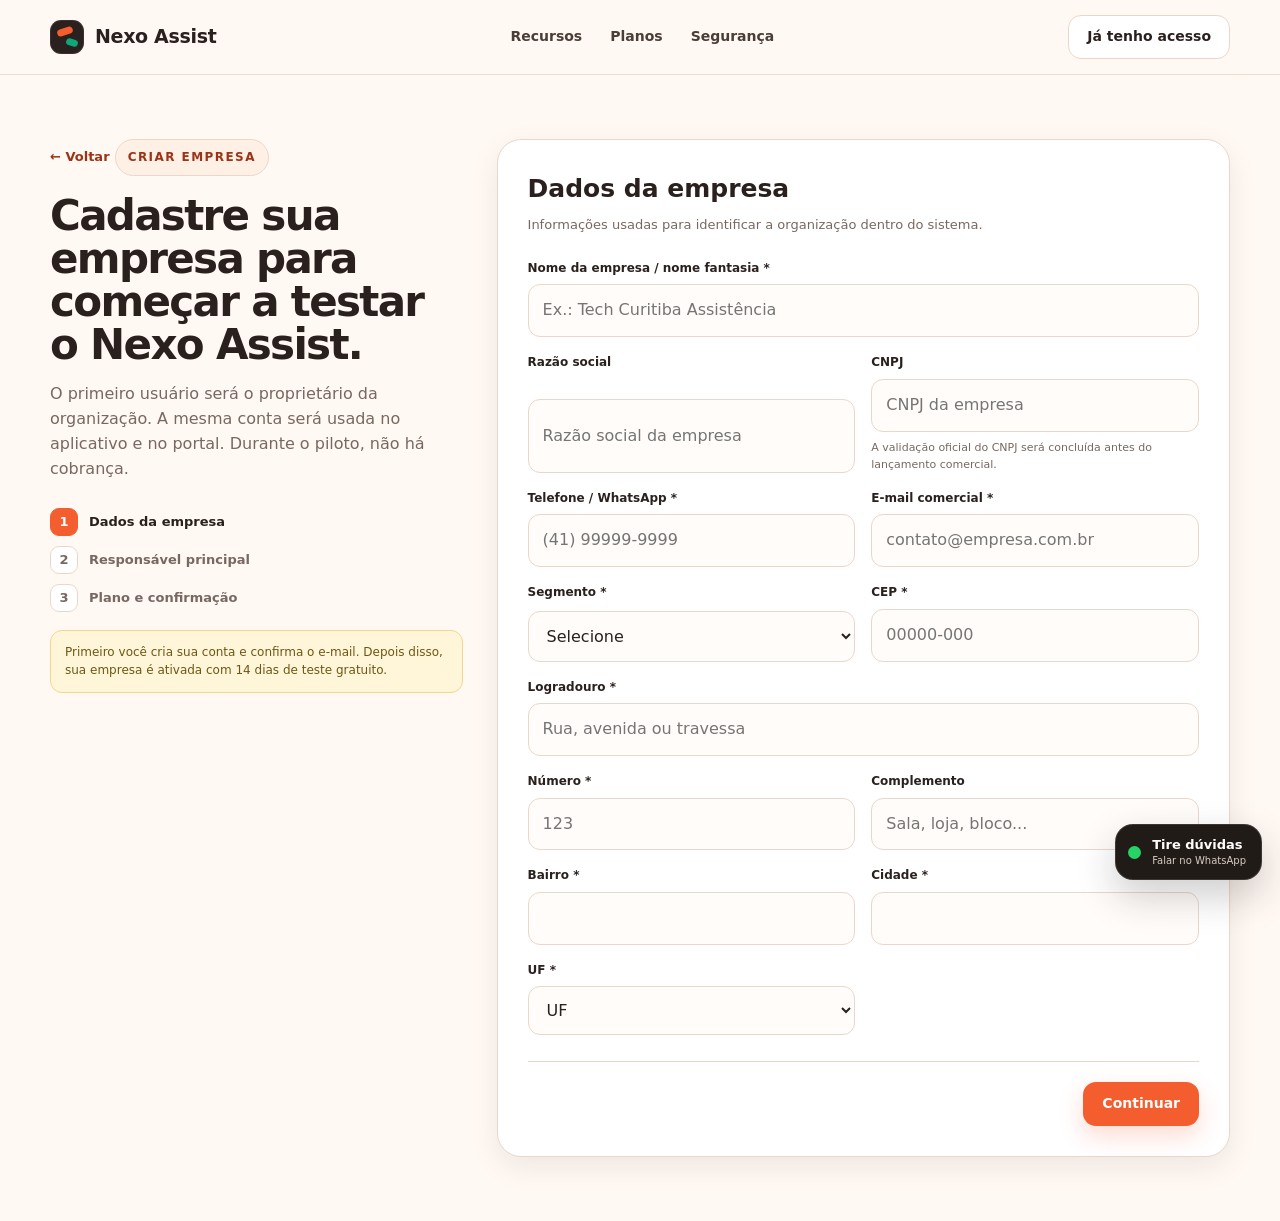
<file: cadastro.html>
<!doctype html>
<html lang="pt-BR">
<head>
  <meta charset="utf-8">
  <meta name="viewport" content="width=device-width,initial-scale=1">
  <meta name="referrer" content="strict-origin-when-cross-origin">
  <meta http-equiv="Content-Security-Policy" content="default-src 'self'; base-uri 'self'; object-src 'none'; script-src 'self'; style-src 'self' 'unsafe-inline'; img-src 'self' data:; font-src 'self' data:; connect-src 'self' https://identitytoolkit.googleapis.com https://securetoken.googleapis.com https://vjynwgktulgwmgodluhp.supabase.co; form-action 'self'; upgrade-insecure-requests">
  <meta name="description" content="Cadastre sua empresa no Nexo Assist.">
  <title>Criar empresa | Nexo Assist</title>
  <link rel="stylesheet" href="assets/css/style.css">
</head>
<body>
<header class="site-header">
  <div class="container nav">
    <a class="brand" href="index.html"><span class="brand-mark"></span><strong>Nexo Assist</strong></a>
    <nav class="nav-links">
      <a href="index.html#recursos">Recursos</a>
      <a href="planos.html">Planos</a>
      <a href="index.html#seguranca">Segurança</a>
    </nav>
    <div class="nav-actions">
      <a class="btn btn-secondary" href="login.html">Já tenho acesso</a>
      <button class="menu-btn" type="button" data-menu aria-label="Abrir menu">☰</button>
    </div>
  </div>
</header>

<main class="section compact">
  <div class="container form-shell">
    <aside class="form-aside">
      <a class="page-back" href="index.html">← Voltar</a>
      <span class="eyebrow">Criar empresa</span>
      <h1>Cadastre sua empresa para começar a testar o Nexo Assist.</h1>
      <p>O primeiro usuário será o proprietário da organização. A mesma conta será usada no aplicativo e no portal. Durante o piloto, não há cobrança.</p>
      <div class="progress">
        <div class="progress-item active"><i>1</i><span>Dados da empresa</span></div>
        <div class="progress-item"><i>2</i><span>Responsável principal</span></div>
        <div class="progress-item"><i>3</i><span>Plano e confirmação</span></div>
      </div>
      <div class="dev-note">Primeiro você cria sua conta e confirma o e-mail. Depois disso, sua empresa é ativada com 14 dias de teste gratuito.</div>
    </aside>

    <form class="form-card" data-signup-form novalidate>
      <section class="form-step active">
        <h2>Dados da empresa</h2>
        <p>Informações usadas para identificar a organização dentro do sistema.</p>
        <div class="form-grid">
          <div class="field full"><label for="nomeFantasia">Nome da empresa / nome fantasia *</label><input id="nomeFantasia" name="nomeFantasia" autocomplete="organization" required placeholder="Ex.: Tech Curitiba Assistência"></div>
          <div class="field"><label for="razaoSocial">Razão social</label><input id="razaoSocial" name="razaoSocial" placeholder="Razão social da empresa"></div>
          <div class="field"><label for="cnpj">CNPJ</label><input id="cnpj" name="cnpj" inputmode="text" placeholder="CNPJ da empresa"><small>A validação oficial do CNPJ será concluída antes do lançamento comercial.</small></div>
          <div class="field"><label for="telefoneEmpresa">Telefone / WhatsApp *</label><input id="telefoneEmpresa" name="telefoneEmpresa" autocomplete="tel" required placeholder="(41) 99999-9999"></div>
          <div class="field"><label for="emailEmpresa">E-mail comercial *</label><input id="emailEmpresa" name="emailEmpresa" type="email" autocomplete="email" required placeholder="contato@empresa.com.br"></div>
          <div class="field"><label for="segmento">Segmento *</label><select id="segmento" name="segmento" required><option value="">Selecione</option><option>Assistência técnica de informática</option><option>Assistência de celulares</option><option>Eletrônicos</option><option>Loja e assistência</option><option>Outro</option></select></div>
          <div class="field"><label for="cep">CEP *</label><input id="cep" name="cep" inputmode="numeric" required placeholder="00000-000"></div>
          <div class="field full"><label for="logradouro">Logradouro *</label><input id="logradouro" name="logradouro" required placeholder="Rua, avenida ou travessa"></div>
          <div class="field"><label for="numero">Número *</label><input id="numero" name="numero" required placeholder="123"></div>
          <div class="field"><label for="complemento">Complemento</label><input id="complemento" name="complemento" placeholder="Sala, loja, bloco..."></div>
          <div class="field"><label for="bairro">Bairro *</label><input id="bairro" name="bairro" required></div>
          <div class="field"><label for="cidade">Cidade *</label><input id="cidade" name="cidade" required></div>
          <div class="field"><label for="uf">UF *</label><select id="uf" name="uf" required><option value="">UF</option><option>PR</option><option>SC</option><option>SP</option><option>RS</option><option>MG</option><option>RJ</option><option>Outro</option></select></div>
        </div>
        <div class="form-actions"><span></span><button class="btn btn-primary" type="button" data-next>Continuar</button></div>
      </section>

      <section class="form-step">
        <h2>Responsável principal</h2>
        <p>Esta pessoa será preparada para assumir o papel de proprietário da organização.</p>
        <div class="form-grid">
          <div class="field full"><label for="nomeResponsavel">Nome completo *</label><input id="nomeResponsavel" name="nomeResponsavel" autocomplete="name" required></div>
          <div class="field"><label for="cargoResponsavel">Cargo *</label><input id="cargoResponsavel" name="cargoResponsavel" required placeholder="Ex.: Proprietário"></div>
          <div class="field"><label for="telefoneResponsavel">Telefone *</label><input id="telefoneResponsavel" name="telefoneResponsavel" autocomplete="tel" required></div>
          <div class="field full"><label for="emailAcesso">E-mail de acesso *</label><input id="emailAcesso" name="emailAcesso" type="email" autocomplete="username" required placeholder="voce@empresa.com.br"></div>
          <div class="field"><label for="senha">Senha *</label><div class="password-wrap"><input id="senha" name="senha" type="password" autocomplete="new-password" minlength="8" required><button class="password-toggle" type="button" data-password-toggle="senha" aria-label="Mostrar senha" aria-pressed="false">Mostrar</button></div><small>Use pelo menos 8 caracteres.</small></div>
          <div class="field"><label for="confirmarSenha">Confirmar senha *</label><div class="password-wrap"><input id="confirmarSenha" name="confirmarSenha" type="password" autocomplete="new-password" minlength="8" required><button class="password-toggle" type="button" data-password-toggle="confirmarSenha" aria-label="Mostrar senha" aria-pressed="false">Mostrar</button></div></div>
          <div class="field full"><label class="checkbox"><input id="responsavelGerente" type="checkbox" checked> <span>O responsável acima também será o gerente principal da empresa.</span></label></div>
          <div class="field full" data-manager-fields>
            <div class="form-grid">
              <div class="field"><label for="nomeGerente">Nome do gerente *</label><input id="nomeGerente" name="nomeGerente" data-required="true"></div>
              <div class="field"><label for="telefoneGerente">Telefone do gerente *</label><input id="telefoneGerente" name="telefoneGerente" data-required="true"></div>
              <div class="field full"><label for="emailGerente">E-mail do gerente *</label><input id="emailGerente" name="emailGerente" type="email" data-required="true"></div>
            </div>
          </div>
        </div>
        <div class="form-actions"><button class="btn btn-secondary" type="button" data-prev>Voltar</button><button class="btn btn-primary" type="button" data-next>Continuar</button></div>
      </section>

      <section class="form-step">
        <h2>Plano e confirmação</h2>
        <p>Selecione a referência de plano para testar limites e recursos. Os valores são proposta futura e nenhuma cobrança é realizada durante o piloto controlado.</p>
        <div class="plan-choice">
          <label><input type="radio" name="plano" value="essencial" required><strong>Essencial</strong><span>14 dias grátis • R$ 99/mês • 3 acessos • 500 produtos • 1 GB</span></label>
          <label><input type="radio" name="plano" value="profissional" required checked><strong>Profissional</strong><span>14 dias grátis • R$ 179/mês • 10 acessos • 2.500 produtos • 5 GB</span></label>
          <label><input type="radio" name="plano" value="gestao" required><strong>Gestão</strong><span>14 dias grátis • R$ 299/mês • 25 acessos • 10.000 produtos • 20 GB</span></label>
        </div>
        <div style="height:18px"></div>
        <div class="form-grid">
          <div class="field">
            <label for="quantidadeUnidades">Quantidade de unidades / lojas *</label>
            <input id="quantidadeUnidades" name="quantidadeUnidades" type="number" min="1" max="10" value="1" required>
            <small>1 unidade está incluída. De 2 a 10 unidades, o valor adicional é calculado conforme o plano. Acima de 10, solicite proposta personalizada.</small>
          </div>
          <div class="field">
            <label>Estimativa mensal</label>
            <div class="branch-price-summary">
              <strong data-branch-price-total>Calculando...</strong>
              <small data-branch-price-copy>Sem cobrança durante o piloto.</small>
            </div>
          </div>
        </div>
        <div class="dev-note">Os valores de filiais adicionais são uma simulação comercial configurável durante o piloto e ainda não representam preço definitivo de lançamento.</div>
        <div style="height:18px"></div>
        <label class="checkbox"><input id="aceiteCondicoesPlano" type="checkbox" required> <span>Li as <a href="condicoes-planos.html" target="_blank" rel="noopener">condições e limites do plano</a>. Os Termos de Uso e a Política de Privacidade definitivos serão apresentados antes do lançamento comercial.</span></label>
        <div style="height:12px"></div>
        <label class="checkbox"><input id="declaracaoVerdade" type="checkbox" required> <span>Confirmo que sou responsável por fornecer informações verdadeiras sobre a empresa.</span></label>
        <div class="dev-note">Fluxo atual: criar conta → confirmar e-mail → ativar a empresa → iniciar 14 dias de teste. Nenhuma cobrança é realizada nesta etapa.</div>
        <div class="form-actions"><button class="btn btn-secondary" type="button" data-prev>Voltar</button><button class="btn btn-primary" type="submit" data-signup-submit>Enviar confirmação de e-mail</button></div>
      </section>
    </form>

    <section class="signup-verification" data-signup-verification hidden>
      <span class="eyebrow">Confirmação de e-mail</span>
      <h2>Confirme seu e-mail para ativar a empresa.</h2>
      <p data-verification-copy>Enviamos uma mensagem de confirmação. Depois de clicar no link recebido, volte a esta página.</p>
      <div class="verification-actions">
        <button class="btn btn-primary" type="button" data-verify-finish>Já confirmei meu e-mail</button>
        <button class="btn btn-secondary" type="button" data-verify-resend>Reenviar confirmação</button>
      </div>
      <div class="dev-note">A senha nunca é armazenada pelo site. O rascunho local guarda apenas os dados necessários para concluir a criação da empresa após a confirmação.</div>
    </section>
  </div>
</main>

<div class="toast" data-toast></div>
<script src="assets/js/runtime-config.js"></script>
<script src="assets/js/nexo-api.js"></script>
<script src="assets/js/main.js"></script>
<script src="assets/js/cadastro.js"></script>
<script src="assets/js/auth-ui.js"></script>

<a class="support-float" href="https://wa.me/5541987902852?text=Ol%C3%A1%2C%20tenho%20uma%20d%C3%BAvida%20sobre%20o%20Nexo%20Assist." target="_blank" rel="noopener" aria-label="Tirar dúvidas pelo WhatsApp">
  <span class="support-status" aria-hidden="true"></span>
  <span class="support-copy"><strong>Tire dúvidas</strong><small>Falar no WhatsApp</small></span>
</a>

</body>
</html>
</file>
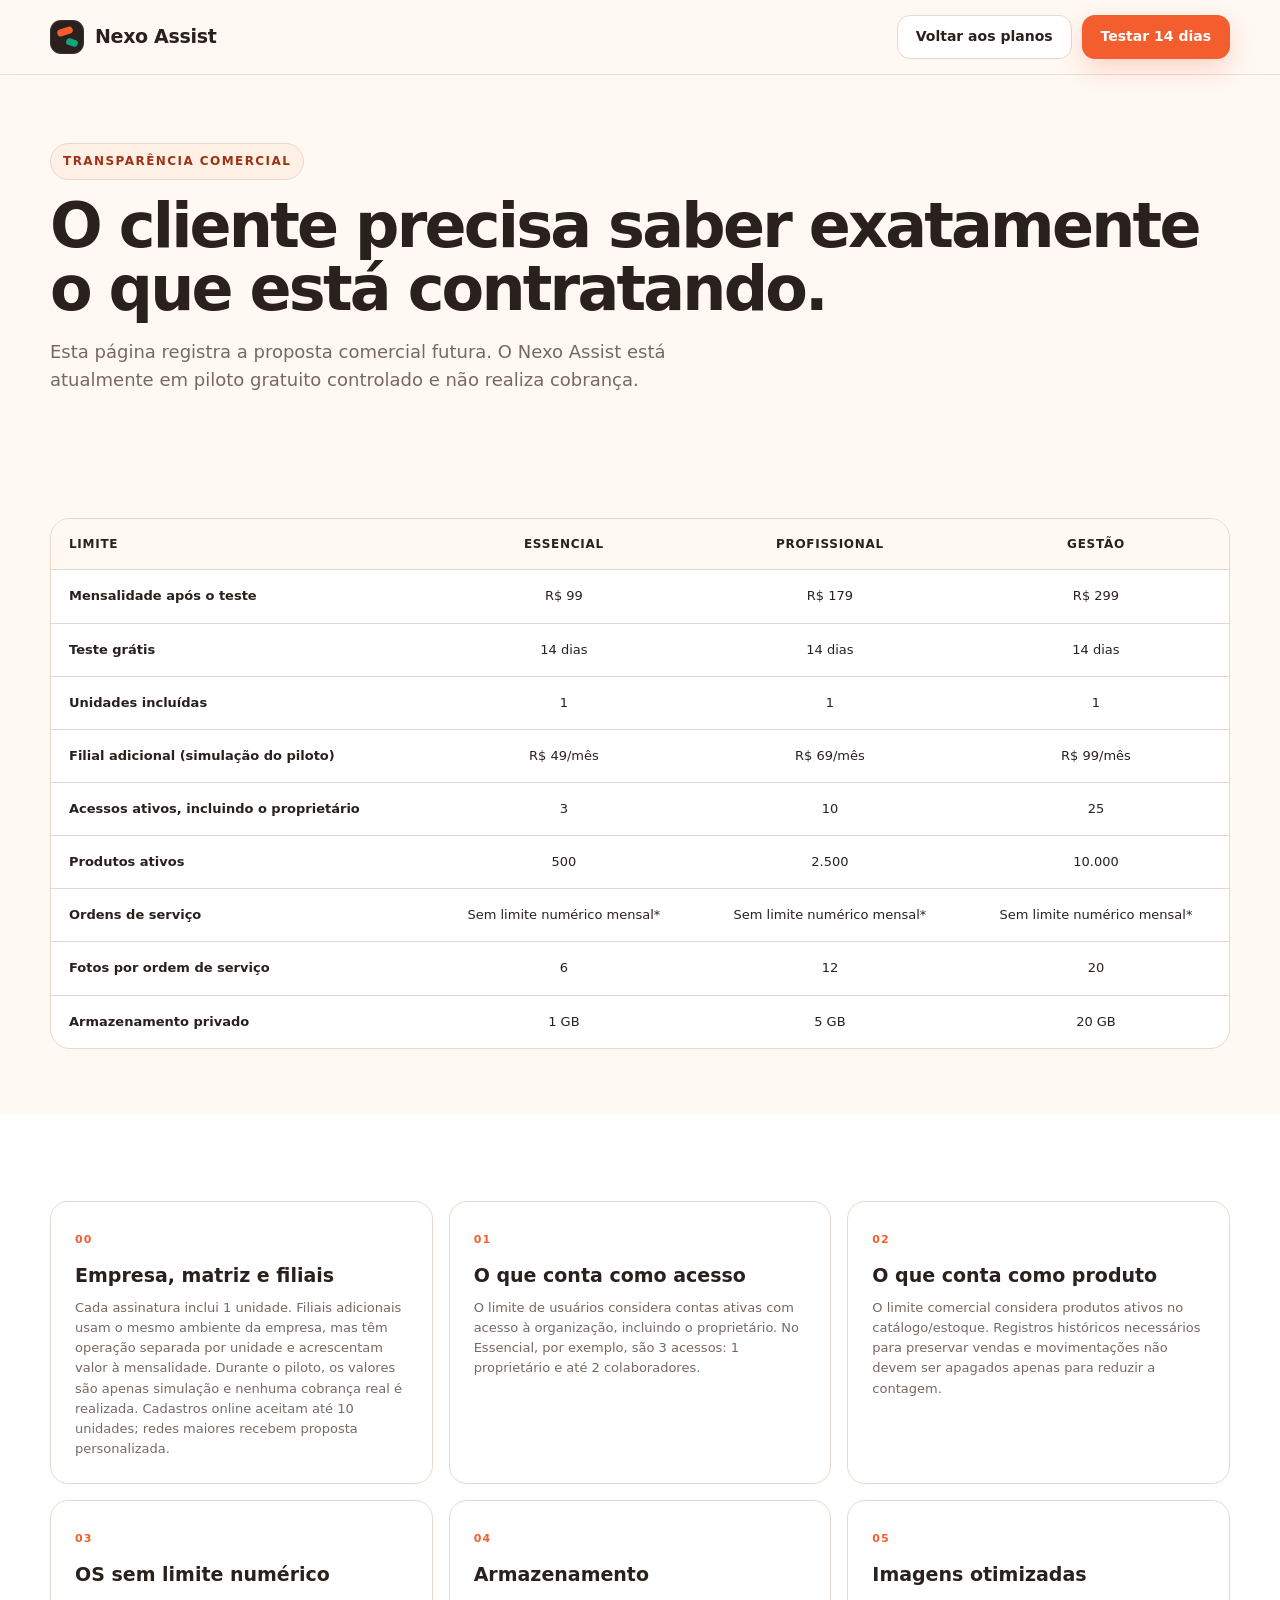
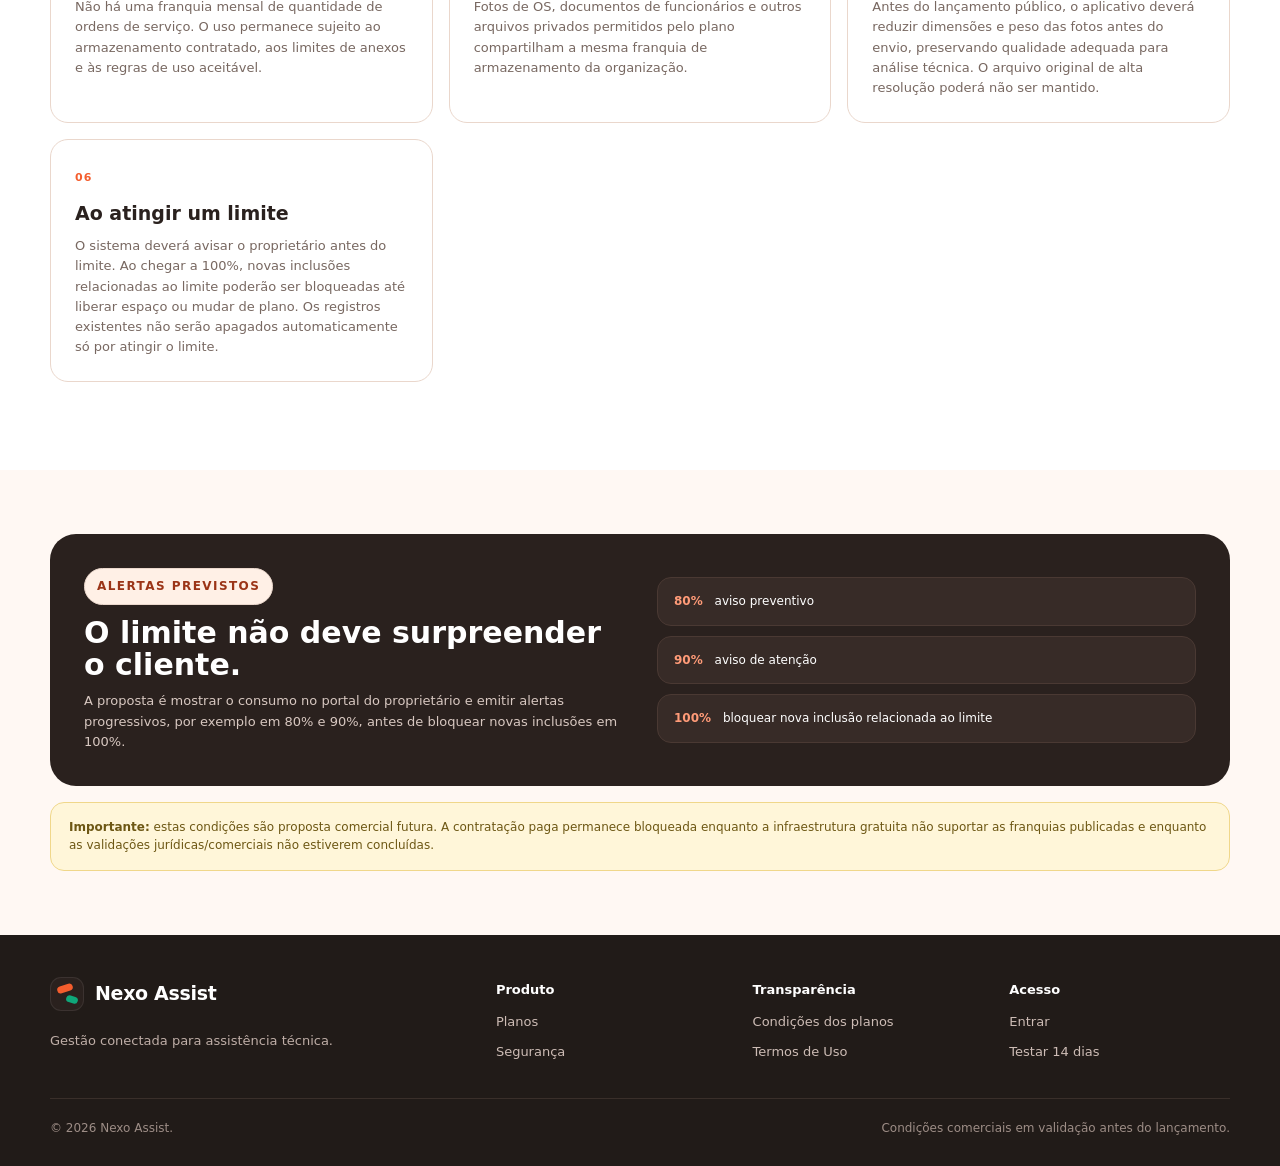
<file: condicoes-planos.html>
<!doctype html>
<html lang="pt-BR">
<head>
  <meta charset="utf-8">
  <meta name="viewport" content="width=device-width,initial-scale=1">
  <meta name="referrer" content="strict-origin-when-cross-origin">
  <meta http-equiv="Content-Security-Policy" content="default-src 'self'; base-uri 'self'; object-src 'none'; script-src 'self'; style-src 'self' 'unsafe-inline'; img-src 'self' data:; font-src 'self' data:; connect-src 'self' https://identitytoolkit.googleapis.com https://securetoken.googleapis.com https://vjynwgktulgwmgodluhp.supabase.co; form-action 'self'; upgrade-insecure-requests">
  <meta name="description" content="Condições e limites dos planos do Nexo Assist.">
  <title>Condições dos planos | Nexo Assist</title>
  <link rel="stylesheet" href="assets/css/style.css">
</head>
<body>
<header class="site-header">
  <div class="container nav">
    <a class="brand" href="index.html"><span class="brand-mark"></span><strong>Nexo Assist</strong></a>
    <div class="nav-actions"><a class="btn btn-secondary" href="planos.html">Voltar aos planos</a><a class="btn btn-primary" href="cadastro.html">Testar 14 dias</a></div>
  </div>
</header>
<main>
  <section class="page-hero">
    <div class="container">
      <span class="eyebrow">Transparência comercial</span>
      <h1>O cliente precisa saber exatamente o que está contratando.</h1>
      <p>Esta página registra a proposta comercial futura. O Nexo Assist está atualmente em piloto gratuito controlado e não realiza cobrança.</p>
    </div>
  </section>

  <section class="section compact">
    <div class="container">
      <div class="compare-wrap">
        <table class="compare limit-table">
          <thead><tr><th>Limite</th><th>Essencial</th><th>Profissional</th><th>Gestão</th></tr></thead>
          <tbody>
            <tr><td>Mensalidade após o teste</td><td>R$ 99</td><td>R$ 179</td><td>R$ 299</td></tr>
            <tr><td>Teste grátis</td><td>14 dias</td><td>14 dias</td><td>14 dias</td></tr>
            <tr><td>Unidades incluídas</td><td>1</td><td>1</td><td>1</td></tr>
            <tr><td>Filial adicional (simulação do piloto)</td><td><span data-branch-addon="essencial">R$ 49/mês</span></td><td><span data-branch-addon="profissional">R$ 69/mês</span></td><td><span data-branch-addon="gestao">R$ 99/mês</span></td></tr>
            <tr><td>Acessos ativos, incluindo o proprietário</td><td>3</td><td>10</td><td>25</td></tr>
            <tr><td>Produtos ativos</td><td>500</td><td>2.500</td><td>10.000</td></tr>
            <tr><td>Ordens de serviço</td><td>Sem limite numérico mensal*</td><td>Sem limite numérico mensal*</td><td>Sem limite numérico mensal*</td></tr>
            <tr><td>Fotos por ordem de serviço</td><td>6</td><td>12</td><td>20</td></tr>
            <tr><td>Armazenamento privado</td><td>1 GB</td><td>5 GB</td><td>20 GB</td></tr>
          </tbody>
        </table>
      </div>
    </div>
  </section>

  <section class="section alt">
    <div class="container conditions-grid">
      <article class="condition-card"><span>00</span><h2>Empresa, matriz e filiais</h2><p>Cada assinatura inclui 1 unidade. Filiais adicionais usam o mesmo ambiente da empresa, mas têm operação separada por unidade e acrescentam valor à mensalidade. Durante o piloto, os valores são apenas simulação e nenhuma cobrança real é realizada. Cadastros online aceitam até 10 unidades; redes maiores recebem proposta personalizada.</p></article>
      <article class="condition-card"><span>01</span><h2>O que conta como acesso</h2><p>O limite de usuários considera contas ativas com acesso à organização, incluindo o proprietário. No Essencial, por exemplo, são 3 acessos: 1 proprietário e até 2 colaboradores.</p></article>
      <article class="condition-card"><span>02</span><h2>O que conta como produto</h2><p>O limite comercial considera produtos ativos no catálogo/estoque. Registros históricos necessários para preservar vendas e movimentações não devem ser apagados apenas para reduzir a contagem.</p></article>
      <article class="condition-card"><span>03</span><h2>OS sem limite numérico</h2><p>Não há uma franquia mensal de quantidade de ordens de serviço. O uso permanece sujeito ao armazenamento contratado, aos limites de anexos e às regras de uso aceitável.</p></article>
      <article class="condition-card"><span>04</span><h2>Armazenamento</h2><p>Fotos de OS, documentos de funcionários e outros arquivos privados permitidos pelo plano compartilham a mesma franquia de armazenamento da organização.</p></article>
      <article class="condition-card"><span>05</span><h2>Imagens otimizadas</h2><p>Antes do lançamento público, o aplicativo deverá reduzir dimensões e peso das fotos antes do envio, preservando qualidade adequada para análise técnica. O arquivo original de alta resolução poderá não ser mantido.</p></article>
      <article class="condition-card"><span>06</span><h2>Ao atingir um limite</h2><p>O sistema deverá avisar o proprietário antes do limite. Ao chegar a 100%, novas inclusões relacionadas ao limite poderão ser bloqueadas até liberar espaço ou mudar de plano. Os registros existentes não serão apagados automaticamente só por atingir o limite.</p></article>
    </div>
  </section>

  <section class="section compact">
    <div class="container">
      <div class="usage-policy">
        <div>
          <span class="eyebrow">Alertas previstos</span>
          <h2>O limite não deve surpreender o cliente.</h2>
          <p>A proposta é mostrar o consumo no portal do proprietário e emitir alertas progressivos, por exemplo em 80% e 90%, antes de bloquear novas inclusões em 100%.</p>
        </div>
        <div class="usage-policy-flow">
          <span><b>80%</b> aviso preventivo</span>
          <span><b>90%</b> aviso de atenção</span>
          <span><b>100%</b> bloquear nova inclusão relacionada ao limite</span>
        </div>
      </div>
      <div class="legal-note"><strong>Importante:</strong> estas condições são proposta comercial futura. A contratação paga permanece bloqueada enquanto a infraestrutura gratuita não suportar as franquias publicadas e enquanto as validações jurídicas/comerciais não estiverem concluídas.</div>
    </div>
  </section>
</main>
<footer class="site-footer">
  <div class="container">
    <div class="footer-grid">
      <div><a class="brand" href="index.html"><span class="brand-mark"></span><strong>Nexo Assist</strong></a><p class="footer-copy">Gestão conectada para assistência técnica.</p></div>
      <div class="footer-col"><strong>Produto</strong><a href="planos.html">Planos</a><a href="index.html#seguranca">Segurança</a></div>
      <div class="footer-col"><strong>Transparência</strong><a href="condicoes-planos.html">Condições dos planos</a><a href="termos.html">Termos de Uso</a></div>
      <div class="footer-col"><strong>Acesso</strong><a href="login.html">Entrar</a><a href="cadastro.html">Testar 14 dias</a></div>
    </div>
    <div class="footer-bottom"><span>© 2026 Nexo Assist.</span><span>Condições comerciais em validação antes do lançamento.</span></div>
  </div>
</footer>
<script src="assets/js/runtime-config.js"></script>
<script src="assets/js/nexo-api.js"></script>
<script src="assets/js/planos.js"></script>
</body>
</html>
</file>
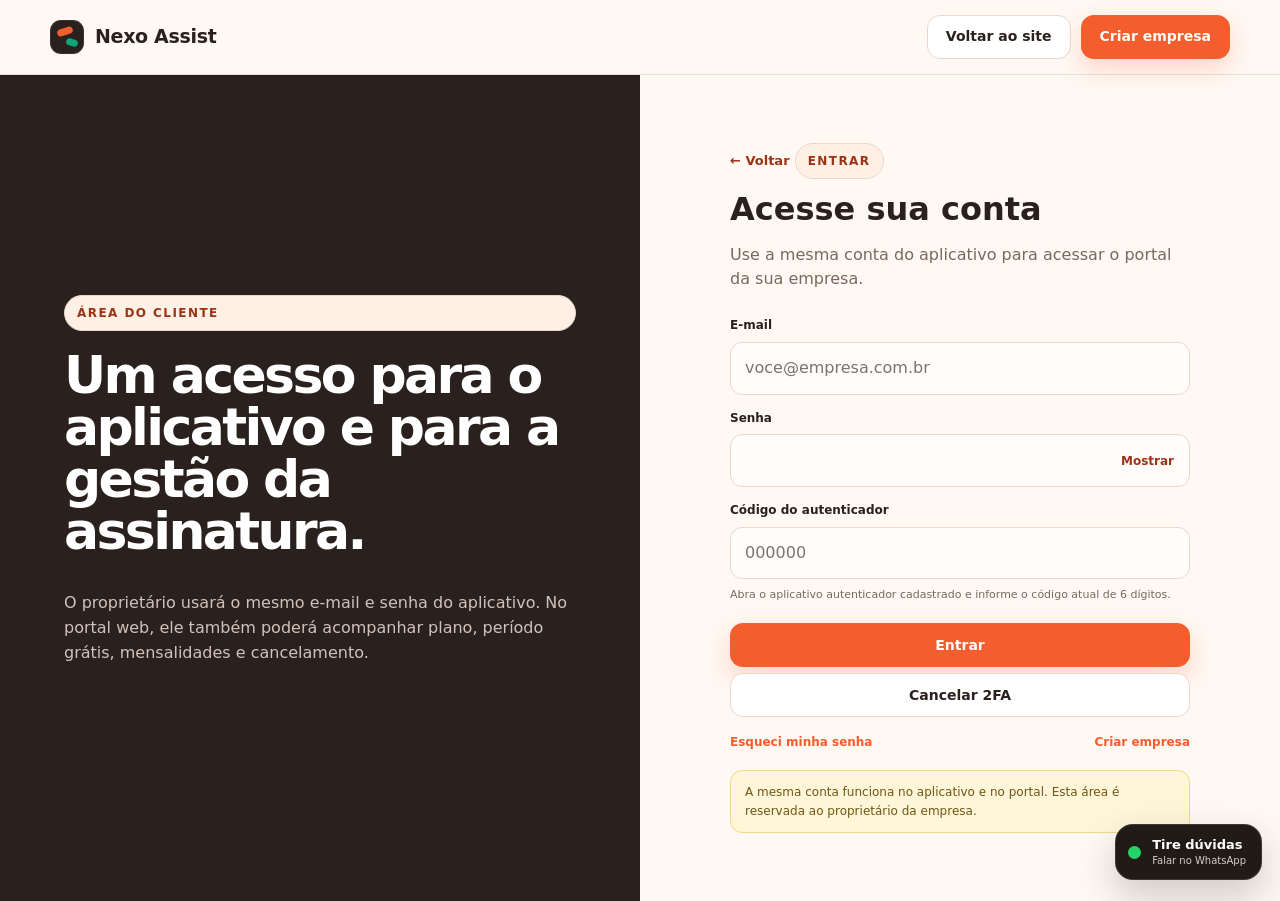
<file: conta.html>
<!doctype html>
<html lang="pt-BR">
<head>
  <meta charset="utf-8">
  <meta name="viewport" content="width=device-width,initial-scale=1">
  <meta name="referrer" content="strict-origin-when-cross-origin">
  <meta http-equiv="Content-Security-Policy" content="default-src 'self'; base-uri 'self'; object-src 'none'; script-src 'self'; style-src 'self' 'unsafe-inline'; img-src 'self' data:; font-src 'self' data:; connect-src 'self' https://identitytoolkit.googleapis.com https://securetoken.googleapis.com https://vjynwgktulgwmgodluhp.supabase.co; form-action 'self'; upgrade-insecure-requests">
  <meta name="description" content="Portal do proprietário Nexo Assist para plano, assinatura e pagamentos.">
  <title>Minha conta | Nexo Assist</title>
  <link rel="stylesheet" href="assets/css/style.css">
</head>
<body class="account-page">
<header class="site-header">
  <div class="container nav">
    <a class="brand" href="index.html"><span class="brand-mark"></span><strong>Nexo Assist</strong></a>
    <div class="nav-actions"><a class="btn btn-secondary" href="index.html">Voltar ao site</a><a class="btn btn-primary" href="#" data-logout>Sair</a></div>
  </div>
</header>
<main class="section compact">
  <div class="container account-layout">
    <aside class="account-sidebar">
      <span class="eyebrow">Portal do proprietário</span>
      <h1>Minha conta</h1>
      <p>O acesso definitivo usará a mesma identidade do proprietário no aplicativo.</p>
      <nav class="account-menu">
        <a class="active" href="#assinatura">Assinatura</a>
        <a href="#pagamentos">Pagamentos</a><a href="#uso-plano">Uso do plano</a>
        <a href="#empresa">Empresa</a>
        <a href="#backup">Exportar dados</a>
        <a href="#seguranca-conta">Segurança</a>
      </nav>
      <div class="dev-note">Dados carregados da conta autenticada. Cobranças externas só serão ativadas quando o provedor estiver configurado.</div>
    </aside>
    <div class="account-main">
      <section class="account-hero" id="assinatura">
        <div><span class="status-badge" data-subscription-status>Carregando</span><h2 data-plan-name>Plano</h2><p data-subscription-copy>Consultando assinatura...</p></div>
        <div class="account-price"><strong data-plan-price>—</strong><span>/mês</span></div>
      </section>
      <div class="account-grid">
        <section class="account-card">
          <span class="card-kicker">Assinatura</span><h3>Controle do plano</h3>
          <div class="account-data-row"><span>Status</span><strong data-status-value>—</strong></div>
          <div class="account-data-row"><span>Fim do teste / período</span><strong data-access-date>—</strong></div>
          <div class="account-data-row"><span>Próxima cobrança</span><strong data-next-payment>—</strong></div>
          <div class="account-actions"><a class="btn btn-secondary" href="planos.html">Alterar plano</a><button class="btn btn-danger" type="button" data-cancel-open>Cancelar assinatura</button></div>
        </section>
        <section class="account-card" id="pagamentos">
          <span class="card-kicker">Pagamentos</span><h3>Mensalidades e forma de pagamento</h3>
          <div class="account-data-row"><span>Último pagamento</span><strong data-last-payment>Nenhum</strong></div>
          <div class="account-data-row"><span>Histórico</span><strong data-payment-count>0 pagamentos</strong></div>
          <div class="account-data-row"><span>Provedor</span><strong data-provider>—</strong></div>
          <button class="btn btn-secondary" type="button" disabled>Gerenciar pagamento em breve</button>
        </section>
      </div>
      <section class="account-card account-wide" id="uso-plano">
        <div class="account-card-head">
          <div><span class="card-kicker">Uso do plano</span><h3>Capacidade contratada</h3></div>
          <span class="prototype-pill">Tempo real</span>
        </div>
        <p class="account-copy">Consumo calculado a partir da organização autenticada.</p>
        <div class="quota-grid">
          <div class="quota-item"><div><span>Armazenamento</span><strong><span data-storage-usage>—</span></strong></div><div class="quota-bar"><i style="width:42%"></i></div></div>
          <div class="quota-item"><div><span>Produtos ativos</span><strong><span data-products-usage>—</span></strong></div><div class="quota-bar"><i style="width:15%"></i></div></div>
          <div class="quota-item"><div><span>Acessos ativos</span><strong><span data-members-usage>—</span></strong></div><div class="quota-bar"><i style="width:40%"></i></div></div>
          <div class="quota-item"><div><span>Unidades / filiais</span><strong><span data-branches-usage>—</span></strong></div><div class="quota-bar"><i data-branches-bar style="width:0%"></i></div></div>
          <div class="quota-item"><div><span>Fotos por OS</span><strong><span data-photo-limit>—</span></strong></div><div class="quota-rule">Limite aplicado por ordem de serviço</div></div>
        </div>
        <div class="account-data-row"><span>Estimativa mensal com filiais</span><strong data-branch-monthly-price>—</strong></div>
        <p class="account-copy">Durante o piloto gratuito, valores de filiais são apenas simulação comercial e não geram cobrança.</p>
        <a class="btn btn-secondary" href="condicoes-planos.html">Ver condições do plano</a>
      </section>
      <section class="account-card account-wide" id="empresa">
        <div class="account-card-head"><div><span class="card-kicker">Empresa</span><h3>Dados da organização</h3></div><span class="prototype-pill">Demonstração</span></div>
        <div class="company-summary">
          <div><small>Empresa</small><strong data-company-name>—</strong></div>
          <div><small>Perfil</small><strong>Proprietário / OWNER</strong></div>
          <div><small>Acesso</small><strong data-account-email>Mesmo login do aplicativo</strong></div>
        </div>
      </section>
      <section class="account-card account-wide" id="backup">
        <div class="account-card-head">
          <div>
            <span class="card-kicker">Portabilidade e contingência</span>
            <h3>Exportar dados operacionais</h3>
          </div>
          <span class="prototype-pill">OWNER</span>
        </div>
        <p class="account-copy">
          Gere um arquivo JSON com os principais dados operacionais da empresa:
          unidades, clientes, fornecedores, produtos, estoque, vendas, OS, compras,
          financeiro, RH e campanhas. O arquivo não inclui senhas, tokens,
          chaves administrativas nem os arquivos binários privados do Storage.
        </p>
        <div class="legal-note">
          A exportação contém dados pessoais e empresariais. Armazene o arquivo
          em local protegido e compartilhe somente quando necessário. A geração
          fica registrada na auditoria da empresa.
        </div>
        <button class="btn btn-secondary" type="button" data-export-backup>
          Baixar exportação JSON
        </button>
      </section>
      <section class="account-card account-wide" id="seguranca-conta">
        <span class="card-kicker">Segurança da conta</span><h3>O proprietário mantém o controle da assinatura.</h3>
        <p class="account-copy">Funcionários não podem cancelar o plano ou alterar a cobrança por padrão. Essas ações ficam reservadas ao proprietário da empresa.</p>
      </section>
      <section class="account-card account-wide danger-zone">
        <span class="card-kicker">Cancelamento</span><h3>Você poderá cancelar pelo próprio site.</h3>
        <p>Durante o período grátis, o cancelamento antes do fim dos 14 dias impede a primeira cobrança. Regras definitivas para cancelamentos após uma cobrança serão publicadas nos Termos de Uso antes do lançamento.</p>
        <button class="btn btn-danger" type="button" data-cancel-open>Cancelar assinatura</button>
      </section>
    </div>
  </div>
</main>
<div class="modal" data-cancel-modal role="dialog" aria-modal="true" aria-labelledby="cancel-title">
  <div class="modal-card cancel-modal-card">
    <div class="modal-head"><h3 id="cancel-title">Cancelar assinatura?</h3><button class="modal-close" type="button" data-cancel-close aria-label="Fechar">×</button></div>
    <p>Durante o teste grátis, a proposta é permitir cancelamento antes da primeira cobrança diretamente pelo portal do proprietário.</p>
    <div class="dev-note">Durante o teste grátis, o cancelamento fica registrado no sistema. Quando houver cobrança, a confirmação também dependerá do provedor de pagamento.</div>
    <div class="cancel-actions"><button class="btn btn-secondary" type="button" data-cancel-close>Manter assinatura</button><button class="btn btn-danger" type="button" data-cancel-confirm>Confirmar cancelamento</button></div>
  </div>
</div>
<div class="toast" data-account-toast></div>
<a class="support-float" href="https://wa.me/5541987902852?text=Ol%C3%A1%2C%20tenho%20uma%20d%C3%BAvida%20sobre%20o%20Nexo%20Assist." target="_blank" rel="noopener" aria-label="Tirar dúvidas pelo WhatsApp">
  <span class="support-status" aria-hidden="true"></span><span class="support-copy"><strong>Tire dúvidas</strong><small>Falar no WhatsApp</small></span>
</a>
<script src="assets/js/runtime-config.js"></script>
<script src="assets/js/nexo-api.js"></script>
<script src="assets/js/conta.js"></script>
</body>
</html>
</file>
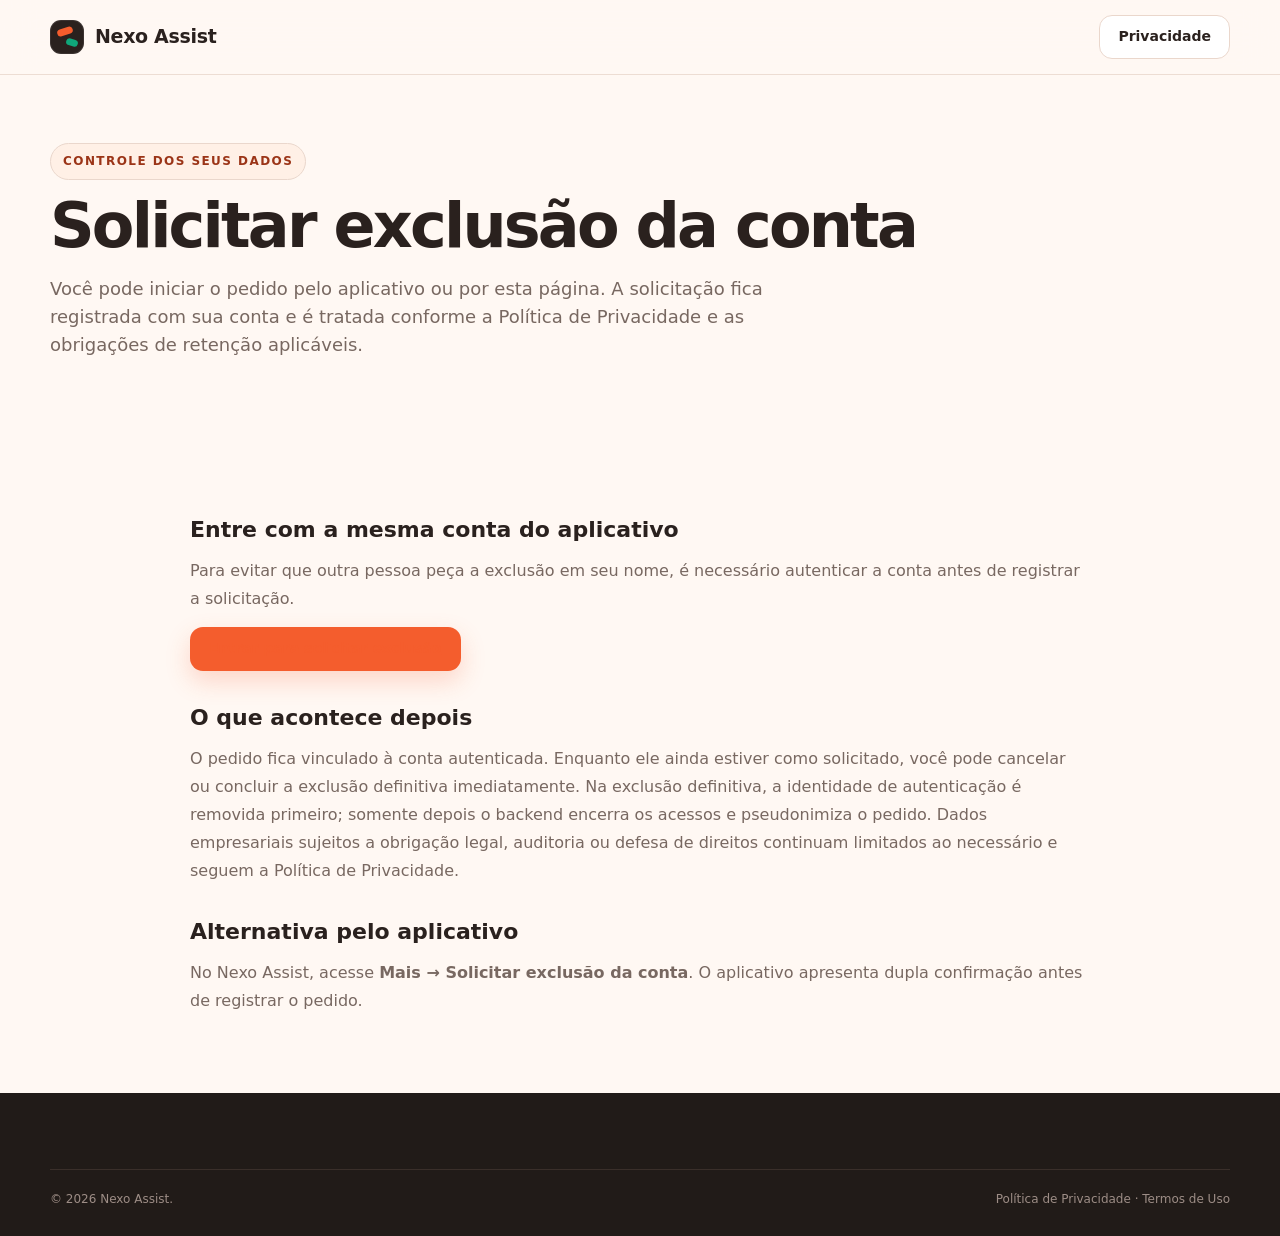
<file: excluir-conta.html>
<!doctype html>
<html lang="pt-BR">
<head>
  <meta charset="utf-8">
  <meta name="viewport" content="width=device-width,initial-scale=1">
  <meta name="referrer" content="strict-origin-when-cross-origin">
  <meta http-equiv="Content-Security-Policy" content="default-src 'self'; base-uri 'self'; object-src 'none'; script-src 'self'; style-src 'self' 'unsafe-inline'; img-src 'self' data:; font-src 'self' data:; connect-src 'self' https://identitytoolkit.googleapis.com https://securetoken.googleapis.com https://vjynwgktulgwmgodluhp.supabase.co; form-action 'self'; upgrade-insecure-requests">
  <meta name="description" content="Solicite a exclusão da sua conta Nexo Assist.">
  <title>Excluir conta | Nexo Assist</title>
  <link rel="stylesheet" href="assets/css/style.css">
</head>
<body>
<header class="site-header">
  <div class="container nav">
    <a class="brand" href="index.html"><span class="brand-mark"></span><strong>Nexo Assist</strong></a>
    <div class="nav-actions"><a class="btn btn-secondary" href="privacidade.html">Privacidade</a></div>
  </div>
</header>

<main>
  <section class="page-hero">
    <div class="container">
      <span class="eyebrow">Controle dos seus dados</span>
      <h1>Solicitar exclusão da conta</h1>
      <p>Você pode iniciar o pedido pelo aplicativo ou por esta página. A solicitação fica registrada com sua conta e é tratada conforme a Política de Privacidade e as obrigações de retenção aplicáveis.</p>
    </div>
  </section>

  <section class="section compact">
    <div class="container legal-content">
      <div data-signed-out>
        <h2>Entre com a mesma conta do aplicativo</h2>
        <p>Para evitar que outra pessoa peça a exclusão em seu nome, é necessário autenticar a conta antes de registrar a solicitação.</p>
        <a class="btn btn-primary" href="login.html?next=excluir-conta.html">Entrar para solicitar exclusão</a>
      </div>

      <div data-signed-in hidden>
        <h2>Conta autenticada</h2>
        <p>Conta: <strong data-account-email>—</strong></p>

        <div class="legal-note">
          <strong>Importante:</strong> o pedido de exclusão não significa que todos os registros empresariais são apagados instantaneamente. Alguns dados podem precisar ser preservados por obrigação legal, segurança, auditoria ou defesa de direitos. Quando a pessoa é OWNER, o encerramento também pode afetar a organização e a assinatura.
        </div>

        <div data-request-status class="plan-footnotes" hidden></div>

        <div style="display:flex;gap:12px;flex-wrap:wrap;margin-top:20px">
          <button class="btn btn-danger" type="button" data-delete-request>Solicitar exclusão da conta</button>
          <button class="btn btn-danger" type="button" data-delete-permanent hidden>Excluir definitivamente agora</button>
          <button class="btn btn-secondary" type="button" data-delete-cancel hidden>Cancelar pedido ainda não processado</button>
          <a class="btn btn-secondary" href="#" data-logout>Sair</a>
        </div>
      </div>

      <h2>O que acontece depois</h2>
      <p>O pedido fica vinculado à conta autenticada. Enquanto ele ainda estiver como solicitado, você pode cancelar ou concluir a exclusão definitiva imediatamente. Na exclusão definitiva, a identidade de autenticação é removida primeiro; somente depois o backend encerra os acessos e pseudonimiza o pedido. Dados empresariais sujeitos a obrigação legal, auditoria ou defesa de direitos continuam limitados ao necessário e seguem a Política de Privacidade.</p>

      <h2>Alternativa pelo aplicativo</h2>
      <p>No Nexo Assist, acesse <strong>Mais → Solicitar exclusão da conta</strong>. O aplicativo apresenta dupla confirmação antes de registrar o pedido.</p>
    </div>
  </section>
</main>

<footer class="site-footer">
  <div class="container">
    <div class="footer-bottom">
      <span>© 2026 Nexo Assist.</span>
      <span><a href="privacidade.html">Política de Privacidade</a> · <a href="termos.html">Termos de Uso</a></span>
    </div>
  </div>
</footer>

<div class="toast" data-toast></div>
<script src="assets/js/runtime-config.js"></script>
<script src="assets/js/nexo-api.js"></script>
<script src="assets/js/excluir-conta.js"></script>
</body>
</html>
</file>
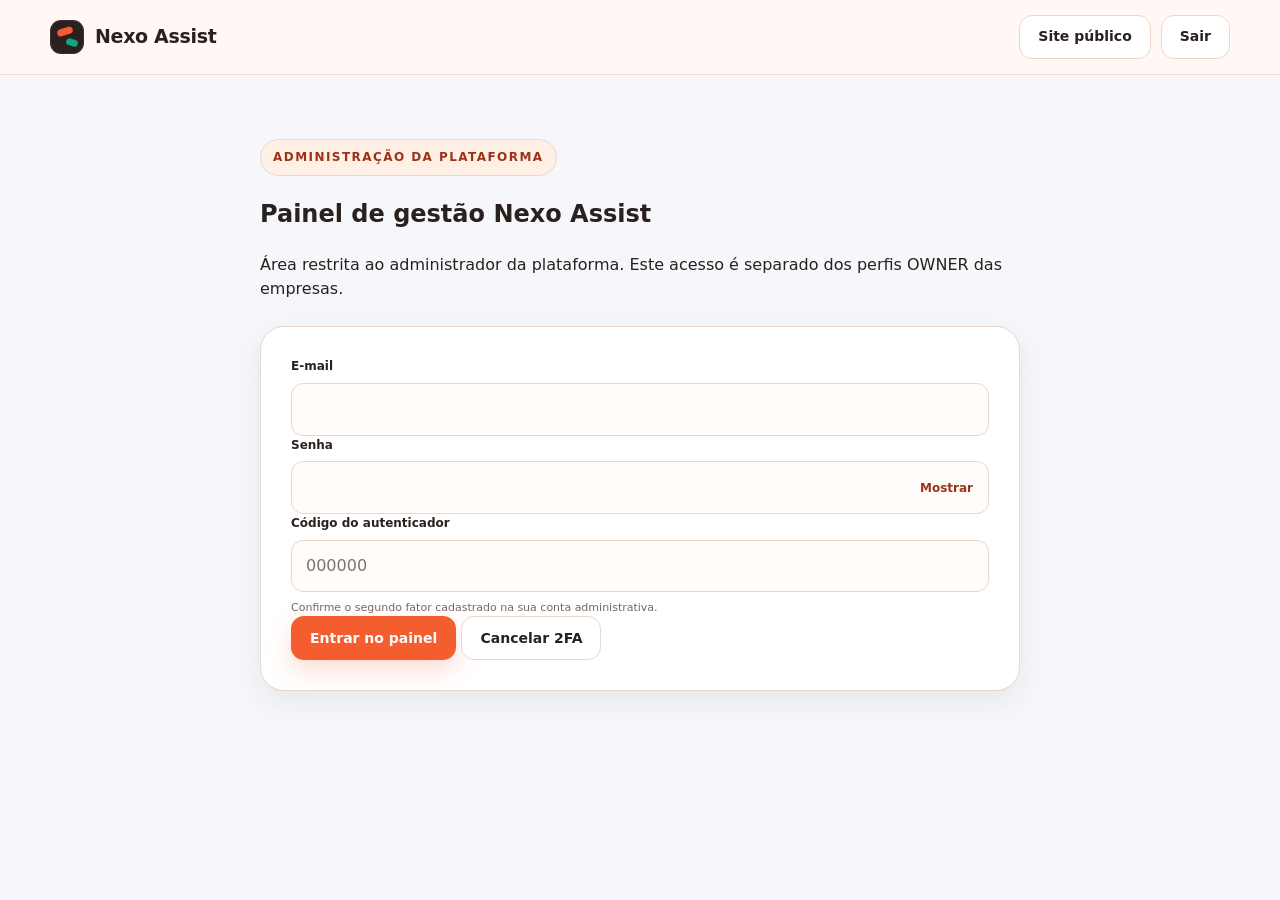
<file: gestao.html>
<!doctype html>
<html lang="pt-BR">
<head>
  <meta charset="utf-8">
  <meta name="viewport" content="width=device-width,initial-scale=1">
  <meta name="referrer" content="strict-origin-when-cross-origin">
  <meta http-equiv="Content-Security-Policy" content="default-src 'self'; base-uri 'self'; object-src 'none'; script-src 'self'; style-src 'self' 'unsafe-inline'; img-src 'self' data:; font-src 'self' data:; connect-src 'self' https://identitytoolkit.googleapis.com https://securetoken.googleapis.com https://vjynwgktulgwmgodluhp.supabase.co; form-action 'self'; upgrade-insecure-requests">
  <title>Gestão da plataforma | Nexo Assist</title>
  <link rel="stylesheet" href="assets/css/style.css">
</head>
<body class="admin-page">
<header class="site-header">
  <div class="container nav">
    <a class="brand" href="index.html"><span class="brand-mark"></span><strong>Nexo Assist</strong></a>
    <div class="nav-actions"><a class="btn btn-secondary" href="index.html">Site público</a><button class="btn btn-secondary" type="button" data-admin-logout hidden>Sair</button></div>
  </div>
</header>

<main class="section compact">
  <div class="container">
    <section class="admin-login" data-admin-login>
      <span class="eyebrow">Administração da plataforma</span>
      <h1>Painel de gestão Nexo Assist</h1>
      <p>Área restrita ao administrador da plataforma. Este acesso é separado dos perfis OWNER das empresas.</p>
      <form class="form-card admin-login-card" data-admin-login-form>
        <div class="field"><label for="adminEmail">E-mail</label><input id="adminEmail" type="email" autocomplete="username" required></div>
        <div class="field"><label for="adminPassword">Senha</label><div class="password-wrap"><input id="adminPassword" type="password" autocomplete="current-password" required><button class="password-toggle" type="button" data-password-toggle="adminPassword" aria-label="Mostrar senha" aria-pressed="false">Mostrar</button></div></div>
        <div class="field" data-admin-mfa-field hidden>
          <label for="adminMfaCode">Código do autenticador</label>
          <input id="adminMfaCode" type="text" inputmode="numeric" autocomplete="one-time-code" maxlength="6" pattern="[0-9]{6}" placeholder="000000">
          <small>Confirme o segundo fator cadastrado na sua conta administrativa.</small>
        </div>
        <button class="btn btn-primary" type="submit" data-admin-login-button>Entrar no painel</button>
        <button class="btn btn-secondary" type="button" data-admin-mfa-cancel hidden>Cancelar 2FA</button>
      </form>
    </section>

    <section data-admin-app hidden>
      <div class="admin-heading">
        <div><span class="eyebrow">Administração da plataforma</span><h1>Gestão Nexo Assist</h1><p>Empresas, filiais, planos e status operacional.</p></div>
        <button class="btn btn-secondary" type="button" data-admin-refresh>Atualizar</button>
      </div>

      <div class="admin-metrics" data-admin-metrics></div>

      <div class="admin-layout">
        <section class="account-card admin-companies">
          <div class="account-card-head"><div><span class="card-kicker">Empresas</span><h3>Organizações cadastradas</h3></div></div>
          <div class="field"><label for="adminSearch">Pesquisar</label><input id="adminSearch" type="search" placeholder="Nome, plano ou ambiente"></div>
          <div data-admin-companies-list></div>
        </section>

        <section class="account-card admin-detail" data-admin-detail>
          <span class="card-kicker">Detalhes</span>
          <h3>Selecione uma empresa</h3>
          <p class="account-copy">Abra uma organização para ver unidades, plano, uso e controles administrativos.</p>
        </section>
      </div>

      <section class="account-card account-wide">
        <div class="account-card-head">
          <div>
            <span class="card-kicker">Privacidade e LGPD</span>
            <h3>Pedidos de exclusão de conta</h3>
          </div>
          <span class="prototype-pill">Exige 2FA</span>
        </div>
        <p class="account-copy">O processamento é dividido em banco e Firebase. A etapa do banco remove acessos e pseudonimiza o identificador sem apagar o histórico operacional. A conclusão só deve ser marcada depois da remoção efetiva da identidade no Firebase.</p>
        <div data-admin-deletions></div>
      </section>

      <section class="account-card account-wide">
        <div class="account-card-head"><div><span class="card-kicker">Preços de filiais</span><h3>Simulação comercial do piloto</h3></div><span class="prototype-pill">Sem cobrança real</span></div>
        <p class="account-copy">A assinatura base inclui 1 unidade. Os valores adicionais abaixo são configuráveis e ainda não representam preço comercial definitivo.</p>
        <div data-admin-plans></div>
      </section>
    </section>
  </div>
</main>

<div class="toast" data-admin-toast></div>
<script src="assets/js/runtime-config.js"></script>
<script src="assets/js/nexo-api.js"></script>
<script src="assets/js/auth-ui.js"></script>
<script src="assets/js/gestao.js"></script>
</body>
</html>
</file>
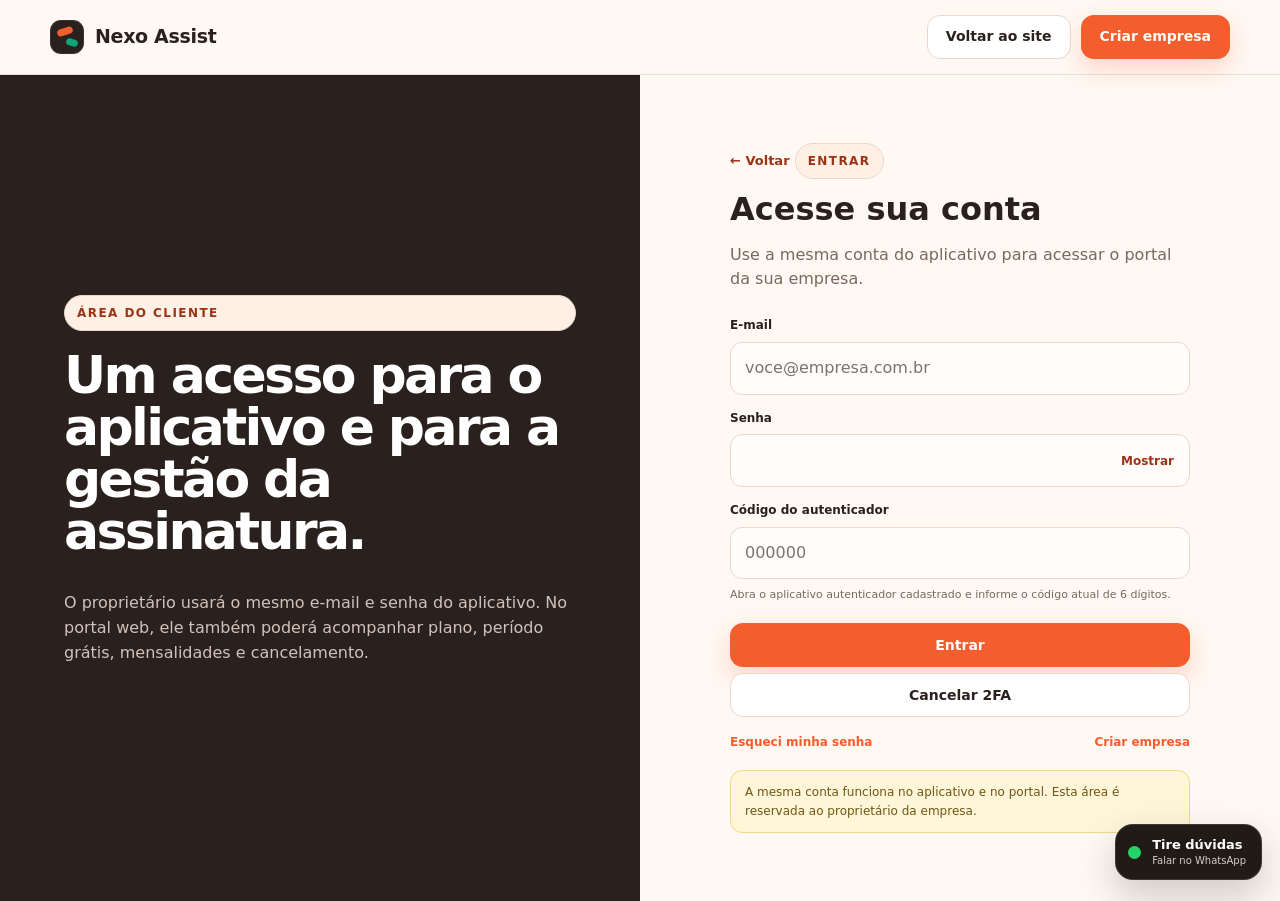
<file: login.html>
<!doctype html>
<html lang="pt-BR">
<head>
  <meta charset="utf-8">
  <meta name="viewport" content="width=device-width,initial-scale=1">
  <meta name="referrer" content="strict-origin-when-cross-origin">
  <meta http-equiv="Content-Security-Policy" content="default-src 'self'; base-uri 'self'; object-src 'none'; script-src 'self'; style-src 'self' 'unsafe-inline'; img-src 'self' data:; font-src 'self' data:; connect-src 'self' https://identitytoolkit.googleapis.com https://securetoken.googleapis.com https://vjynwgktulgwmgodluhp.supabase.co; form-action 'self'; upgrade-insecure-requests">
  <meta name="description" content="Acesso ao Nexo Assist.">
  <title>Entrar | Nexo Assist</title>
  <link rel="stylesheet" href="assets/css/style.css">
</head>
<body>
<header class="site-header">
  <div class="container nav">
    <a class="brand" href="index.html"><span class="brand-mark"></span><strong>Nexo Assist</strong></a>
    <div class="nav-actions"><a class="btn btn-secondary" href="index.html">Voltar ao site</a><a class="btn btn-primary" href="cadastro.html">Criar empresa</a></div>
  </div>
</header>
<main class="login-shell">
  <section class="login-brand">
    <span class="eyebrow">Área do cliente</span>
    <h1>Um acesso para o aplicativo e para a gestão da assinatura.</h1>
    <p>O proprietário usará o mesmo e-mail e senha do aplicativo. No portal web, ele também poderá acompanhar plano, período grátis, mensalidades e cancelamento.</p>
  </section>
  <section class="login-panel">
    <div class="login-box">
      <a class="page-back" href="index.html">← Voltar</a>
      <span class="eyebrow">Entrar</span>
      <h2>Acesse sua conta</h2>
      <p>Use a mesma conta do aplicativo para acessar o portal da sua empresa.</p>
      <form data-login-form>
        <div class="field"><label for="email">E-mail</label><input id="email" type="email" autocomplete="username" required placeholder="voce@empresa.com.br"></div>
        <div class="field"><label for="password">Senha</label><div class="password-wrap"><input id="password" type="password" autocomplete="current-password" required><button class="password-toggle" type="button" data-password-toggle="password" aria-label="Mostrar senha" aria-pressed="false">Mostrar</button></div></div>
        <div class="field" data-mfa-field hidden>
          <label for="mfaCode">Código do autenticador</label>
          <input id="mfaCode" type="text" inputmode="numeric" autocomplete="one-time-code" maxlength="6" pattern="[0-9]{6}" placeholder="000000">
          <small>Abra o aplicativo autenticador cadastrado e informe o código atual de 6 dígitos.</small>
        </div>
        <button class="btn btn-primary" type="submit" data-login-button>Entrar</button>
        <button class="btn btn-secondary" type="button" data-mfa-cancel hidden>Cancelar 2FA</button>
      </form>
      <div class="helper-links"><a href="#" data-password-reset>Esqueci minha senha</a><a href="cadastro.html">Criar empresa</a></div>
      <div class="dev-note">A mesma conta funciona no aplicativo e no portal. Esta área é reservada ao proprietário da empresa.</div>
    </div>
  </section>
</main>
<div class="toast" data-toast></div>

<a class="support-float" href="https://wa.me/5541987902852?text=Ol%C3%A1%2C%20tenho%20uma%20d%C3%BAvida%20sobre%20o%20Nexo%20Assist." target="_blank" rel="noopener" aria-label="Tirar dúvidas pelo WhatsApp">
  <span class="support-status" aria-hidden="true"></span>
  <span class="support-copy"><strong>Tire dúvidas</strong><small>Falar no WhatsApp</small></span>
</a>

<script src="assets/js/runtime-config.js"></script>
<script src="assets/js/nexo-api.js"></script>
<script src="assets/js/login.js"></script>
<script src="assets/js/auth-ui.js"></script>
</body>
</html>
</file>
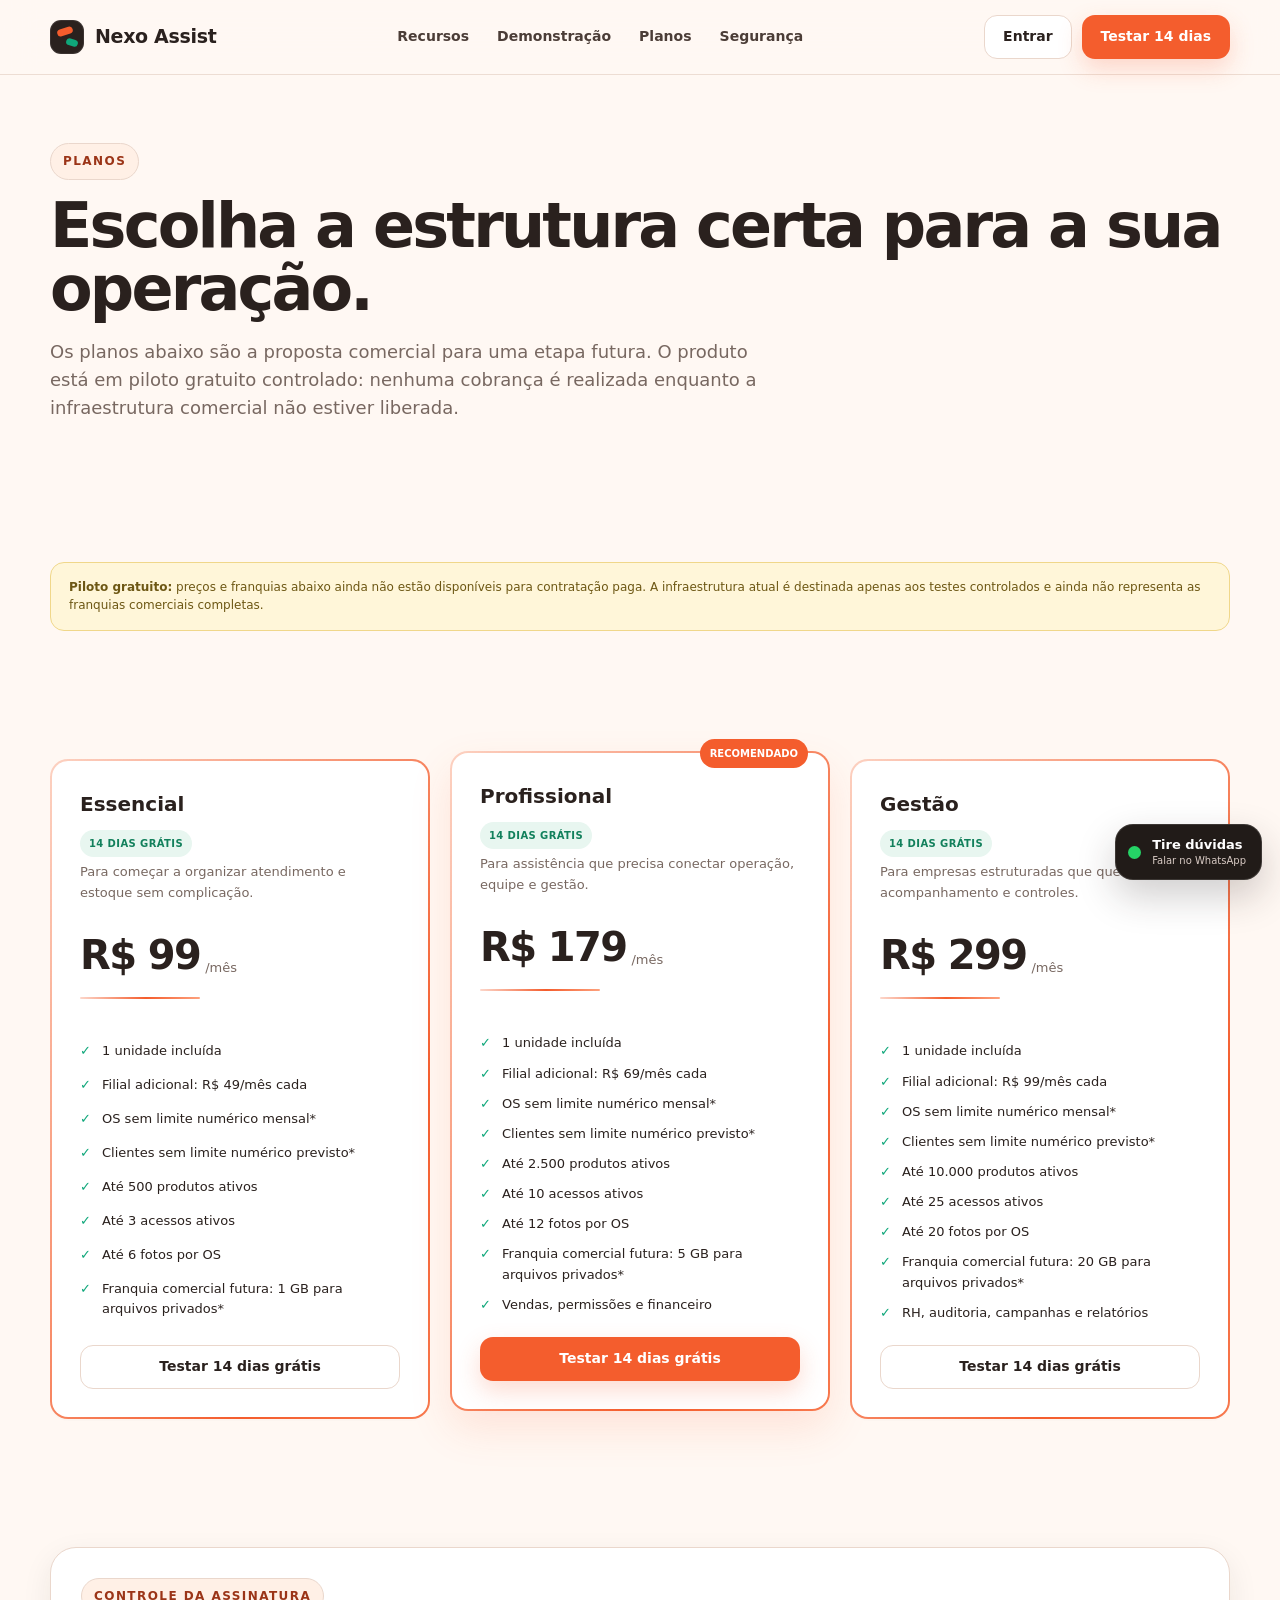
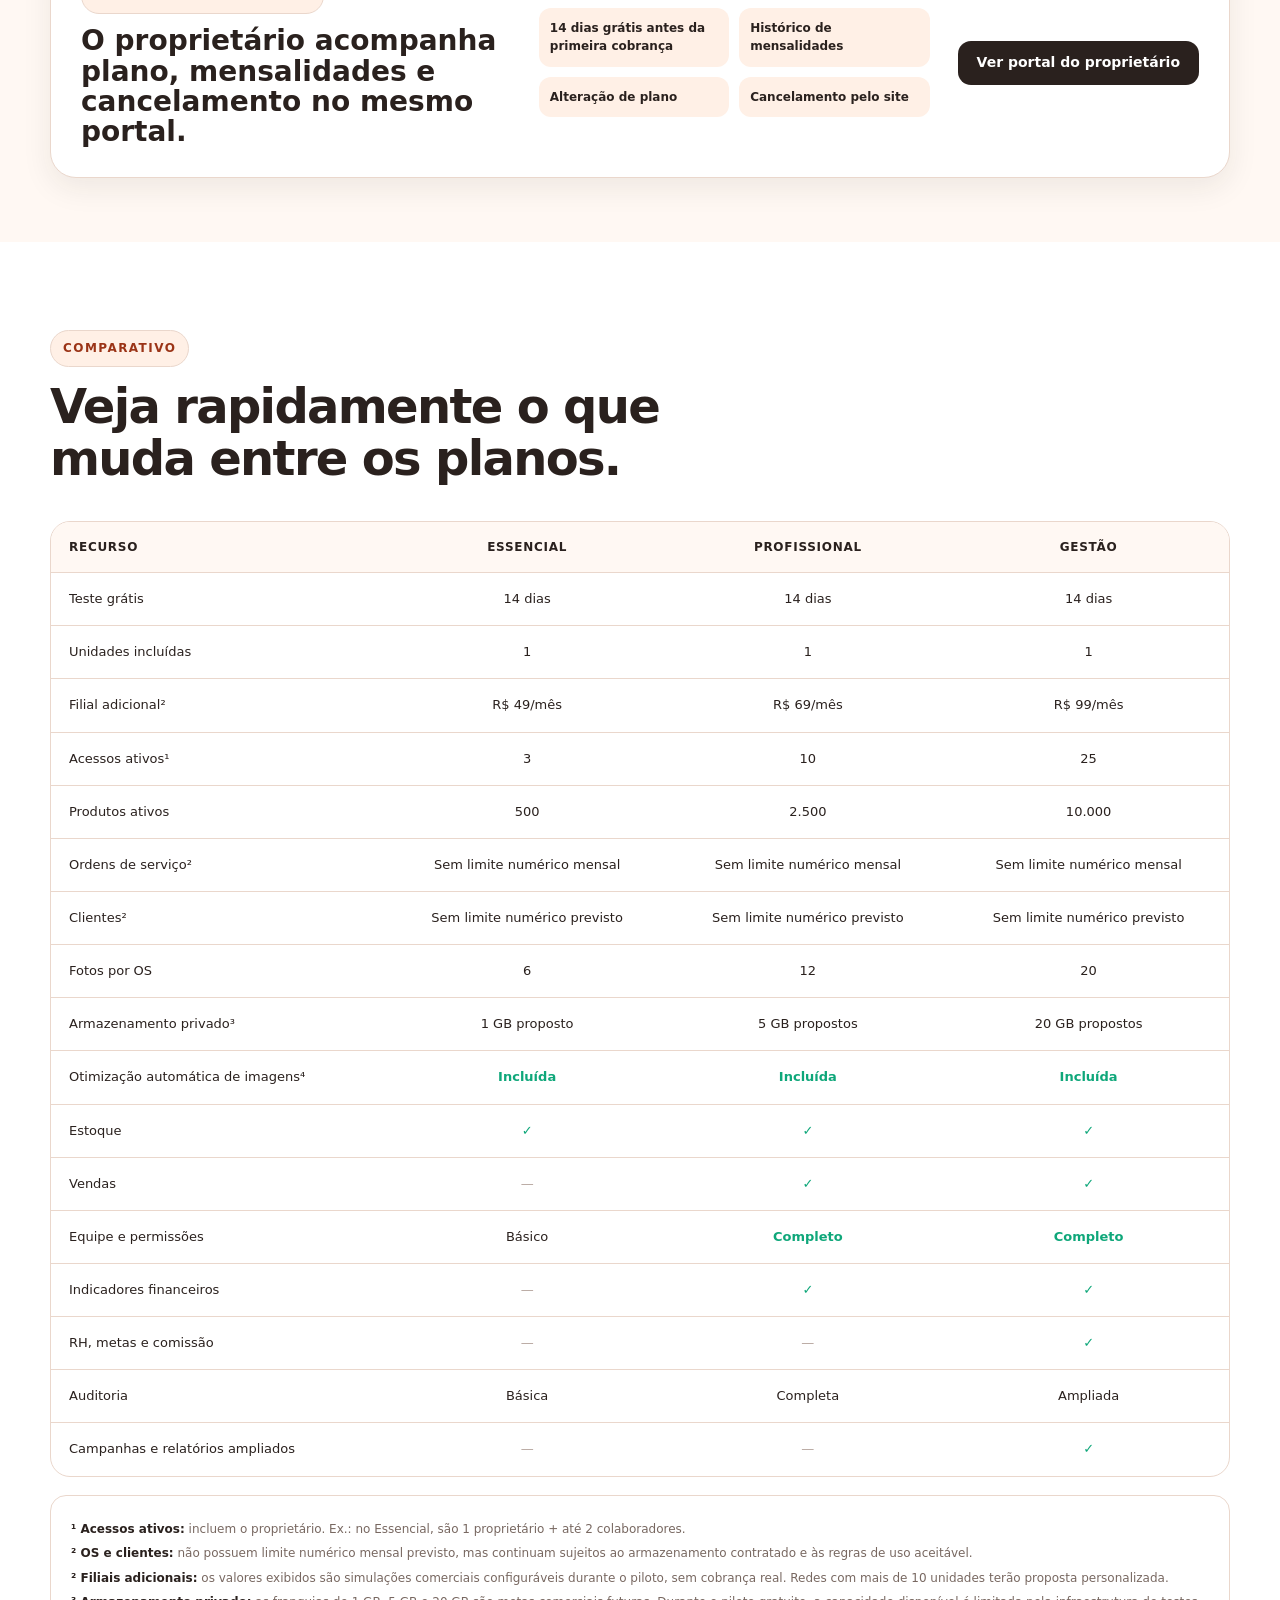
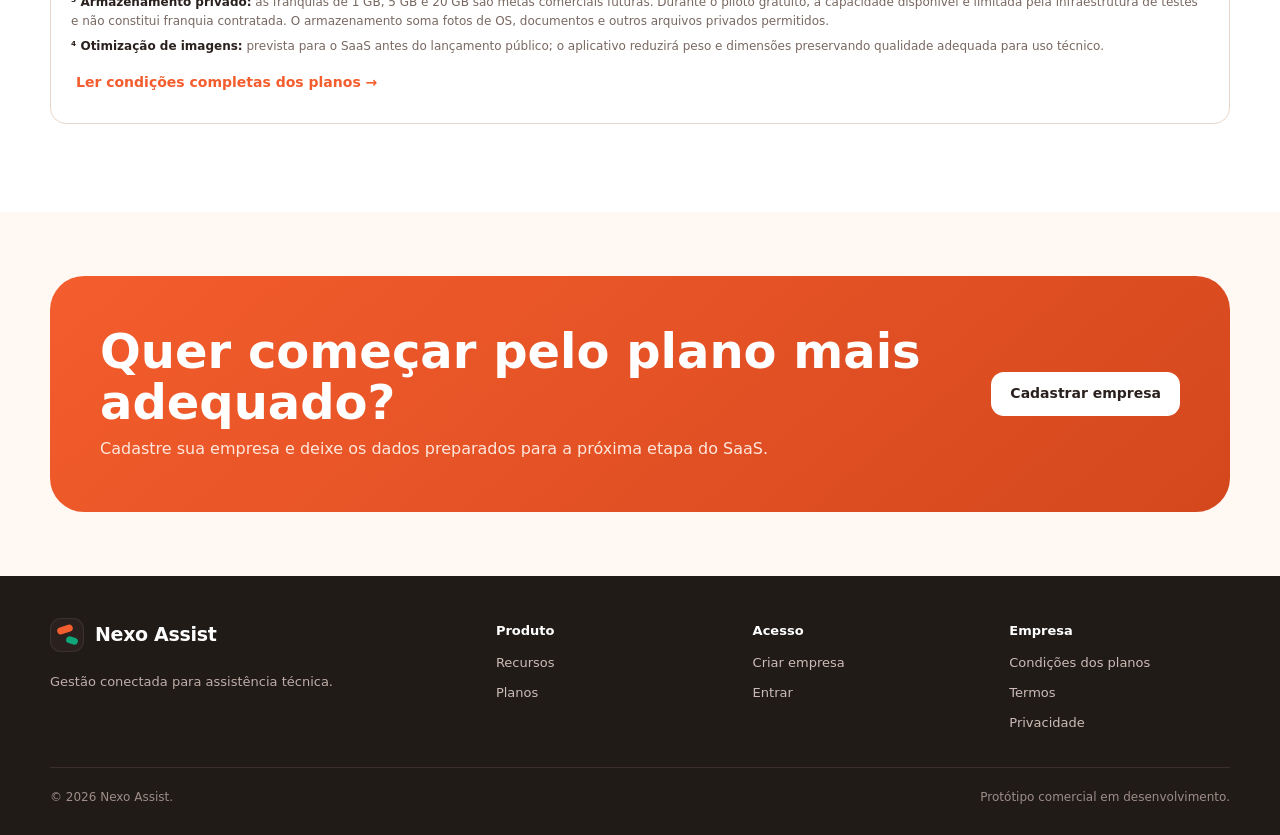
<file: planos.html>
<!doctype html>
<html lang="pt-BR">
<head>
  <meta charset="utf-8">
  <meta name="viewport" content="width=device-width,initial-scale=1">
  <meta name="referrer" content="strict-origin-when-cross-origin">
  <meta http-equiv="Content-Security-Policy" content="default-src 'self'; base-uri 'self'; object-src 'none'; script-src 'self'; style-src 'self' 'unsafe-inline'; img-src 'self' data:; font-src 'self' data:; connect-src 'self' https://identitytoolkit.googleapis.com https://securetoken.googleapis.com https://vjynwgktulgwmgodluhp.supabase.co; form-action 'self'; upgrade-insecure-requests">
  <meta name="description" content="Compare os planos do Nexo Assist para gestão de assistência técnica.">
  <title>Planos | Nexo Assist</title>
  <link rel="stylesheet" href="assets/css/style.css">
</head>
<body>
<header class="site-header">
  <div class="container nav">
    <a class="brand" href="index.html"><span class="brand-mark"></span><strong>Nexo Assist</strong></a>
    <nav class="nav-links">
      <a href="index.html#recursos">Recursos</a>
      <a href="index.html#demonstracao">Demonstração</a>
      <a href="planos.html">Planos</a>
      <a href="index.html#seguranca">Segurança</a>
    </nav>
    <div class="nav-actions">
      <a class="btn btn-secondary" href="login.html">Entrar</a>
      <a class="btn btn-primary" href="cadastro.html">Testar 14 dias</a>
      <button class="menu-btn" type="button" data-menu aria-label="Abrir menu">☰</button>
    </div>
  </div>
</header>

<main>
  <section class="page-hero">
    <div class="container">
      <span class="eyebrow">Planos</span>
      <h1>Escolha a estrutura certa para a sua operação.</h1>
      <p>Os planos abaixo são a proposta comercial para uma etapa futura. O produto está em piloto gratuito controlado: nenhuma cobrança é realizada enquanto a infraestrutura comercial não estiver liberada.</p>
    </div>
  </section>

  <section class="section compact"><div class="container"><div class="legal-note"><strong>Piloto gratuito:</strong> preços e franquias abaixo ainda não estão disponíveis para contratação paga. A infraestrutura atual é destinada apenas aos testes controlados e ainda não representa as franquias comerciais completas.</div></div></section><section class="section compact">
    <div class="container">
      <div class="pricing-grid">
        <article class="card plan trace-border">
          <div class="plan-name">Essencial</div><span class="trial-chip">14 dias grátis</span>
          <div class="plan-desc">Para começar a organizar atendimento e estoque sem complicação.</div>
          <div class="price"><strong>R$ 99</strong><span>/mês</span></div>
          <ul class="plan-core"><li>1 unidade incluída</li><li>Filial adicional: <span data-branch-addon="essencial">R$ 49/mês cada</span></li><li>OS sem limite numérico mensal*</li><li>Clientes sem limite numérico previsto*</li><li>Até 500 produtos ativos</li><li>Até 3 acessos ativos</li><li>Até 6 fotos por OS</li><li>Franquia comercial futura: 1 GB para arquivos privados*</li></ul>
          <a class="btn btn-secondary" href="cadastro.html?plano=essencial" data-plan="essencial">Testar 14 dias grátis</a>
        </article>
        <article class="card plan featured trace-border">
          <span class="plan-badge">Recomendado</span>
          <div class="plan-name">Profissional</div><span class="trial-chip">14 dias grátis</span>
          <div class="plan-desc">Para assistência que precisa conectar operação, equipe e gestão.</div>
          <div class="price"><strong>R$ 179</strong><span>/mês</span></div>
          <ul class="plan-core"><li>1 unidade incluída</li><li>Filial adicional: <span data-branch-addon="profissional">R$ 69/mês cada</span></li><li>OS sem limite numérico mensal*</li><li>Clientes sem limite numérico previsto*</li><li>Até 2.500 produtos ativos</li><li>Até 10 acessos ativos</li><li>Até 12 fotos por OS</li><li>Franquia comercial futura: 5 GB para arquivos privados*</li><li>Vendas, permissões e financeiro</li></ul>
          <a class="btn btn-primary" href="cadastro.html?plano=profissional" data-plan="profissional">Testar 14 dias grátis</a>
        </article>
        <article class="card plan trace-border">
          <div class="plan-name">Gestão</div><span class="trial-chip">14 dias grátis</span>
          <div class="plan-desc">Para empresas estruturadas que querem ampliar acompanhamento e controles.</div>
          <div class="price"><strong>R$ 299</strong><span>/mês</span></div>
          <ul class="plan-core"><li>1 unidade incluída</li><li>Filial adicional: <span data-branch-addon="gestao">R$ 99/mês cada</span></li><li>OS sem limite numérico mensal*</li><li>Clientes sem limite numérico previsto*</li><li>Até 10.000 produtos ativos</li><li>Até 25 acessos ativos</li><li>Até 20 fotos por OS</li><li>Franquia comercial futura: 20 GB para arquivos privados*</li><li>RH, auditoria, campanhas e relatórios</li></ul>
          <a class="btn btn-secondary" href="cadastro.html?plano=gestao" data-plan="gestao">Testar 14 dias grátis</a>
        </article>
      </div>
    </div>
  </section>

  <section class="section compact">
    <div class="container">
      <div class="billing-promise">
        <div><span class="eyebrow">Controle da assinatura</span><h2>O proprietário acompanha plano, mensalidades e cancelamento no mesmo portal.</h2></div>
        <div class="billing-promise-list">
          <span>14 dias grátis antes da primeira cobrança</span>
          <span>Histórico de mensalidades</span>
          <span>Alteração de plano</span>
          <span>Cancelamento pelo site</span>
        </div>
        <a class="btn btn-dark" href="conta.html">Ver portal do proprietário</a>
      </div>
    </div>
  </section>

  <section class="section alt">
    <div class="container">
      <div class="section-head">
        <span class="eyebrow">Comparativo</span>
        <h2>Veja rapidamente o que muda entre os planos.</h2>
      </div>
      <div class="compare-wrap">
        <table class="compare">
          <thead><tr><th>Recurso</th><th>Essencial</th><th>Profissional</th><th>Gestão</th></tr></thead>
          <tbody>
            <tr><td>Teste grátis</td><td>14 dias</td><td>14 dias</td><td>14 dias</td></tr>
            <tr><td>Unidades incluídas</td><td>1</td><td>1</td><td>1</td></tr>
            <tr><td>Filial adicional²</td><td><span data-branch-addon="essencial">R$ 49/mês</span></td><td><span data-branch-addon="profissional">R$ 69/mês</span></td><td><span data-branch-addon="gestao">R$ 99/mês</span></td></tr>
            <tr><td>Acessos ativos¹</td><td>3</td><td>10</td><td>25</td></tr>
            <tr><td>Produtos ativos</td><td>500</td><td>2.500</td><td>10.000</td></tr>
            <tr><td>Ordens de serviço²</td><td>Sem limite numérico mensal</td><td>Sem limite numérico mensal</td><td>Sem limite numérico mensal</td></tr>
            <tr><td>Clientes²</td><td>Sem limite numérico previsto</td><td>Sem limite numérico previsto</td><td>Sem limite numérico previsto</td></tr>
            <tr><td>Fotos por OS</td><td>6</td><td>12</td><td>20</td></tr>
            <tr><td>Armazenamento privado³</td><td>1 GB proposto</td><td>5 GB propostos</td><td>20 GB propostos</td></tr>
            <tr><td>Otimização automática de imagens⁴</td><td class="check">Incluída</td><td class="check">Incluída</td><td class="check">Incluída</td></tr>
            <tr><td>Estoque</td><td class="check">✓</td><td class="check">✓</td><td class="check">✓</td></tr>
            <tr><td>Vendas</td><td class="muted">—</td><td class="check">✓</td><td class="check">✓</td></tr>
            <tr><td>Equipe e permissões</td><td>Básico</td><td class="check">Completo</td><td class="check">Completo</td></tr>
            <tr><td>Indicadores financeiros</td><td class="muted">—</td><td class="check">✓</td><td class="check">✓</td></tr>
            <tr><td>RH, metas e comissão</td><td class="muted">—</td><td class="muted">—</td><td class="check">✓</td></tr>
            <tr><td>Auditoria</td><td>Básica</td><td>Completa</td><td>Ampliada</td></tr>
            <tr><td>Campanhas e relatórios ampliados</td><td class="muted">—</td><td class="muted">—</td><td class="check">✓</td></tr>
          </tbody>
        </table>
      </div>
      <div class="plan-footnotes">
        <p><strong>¹ Acessos ativos:</strong> incluem o proprietário. Ex.: no Essencial, são 1 proprietário + até 2 colaboradores.</p>
        <p><strong>² OS e clientes:</strong> não possuem limite numérico mensal previsto, mas continuam sujeitos ao armazenamento contratado e às regras de uso aceitável.</p>
        <p><strong>² Filiais adicionais:</strong> os valores exibidos são simulações comerciais configuráveis durante o piloto, sem cobrança real. Redes com mais de 10 unidades terão proposta personalizada.</p>
        <p><strong>³ Armazenamento privado:</strong> as franquias de 1 GB, 5 GB e 20 GB são metas comerciais futuras. Durante o piloto gratuito, a capacidade disponível é limitada pela infraestrutura de testes e não constitui franquia contratada. O armazenamento soma fotos de OS, documentos e outros arquivos privados permitidos.</p>
        <p><strong>⁴ Otimização de imagens:</strong> prevista para o SaaS antes do lançamento público; o aplicativo reduzirá peso e dimensões preservando qualidade adequada para uso técnico.</p>
        <a class="btn btn-link" href="condicoes-planos.html">Ler condições completas dos planos →</a>
      </div>
    </div>
  </section>

  <section class="section compact">
    <div class="container">
      <div class="cta">
        <div><h2>Quer começar pelo plano mais adequado?</h2><p>Cadastre sua empresa e deixe os dados preparados para a próxima etapa do SaaS.</p></div>
        <a class="btn" href="cadastro.html">Cadastrar empresa</a>
      </div>
    </div>
  </section>
</main>

<footer class="site-footer">
  <div class="container">
    <div class="footer-grid">
      <div><a class="brand" href="index.html"><span class="brand-mark"></span><strong>Nexo Assist</strong></a><p class="footer-copy">Gestão conectada para assistência técnica.</p></div>
      <div class="footer-col"><strong>Produto</strong><a href="index.html#recursos">Recursos</a><a href="planos.html">Planos</a></div>
      <div class="footer-col"><strong>Acesso</strong><a href="cadastro.html">Criar empresa</a><a href="login.html">Entrar</a></div>
      <div class="footer-col"><strong>Empresa</strong><a href="condicoes-planos.html">Condições dos planos</a><a href="termos.html">Termos</a><a href="privacidade.html">Privacidade</a></div>
    </div>
    <div class="footer-bottom"><span>© 2026 Nexo Assist.</span><span>Protótipo comercial em desenvolvimento.</span></div>
  </div>
</footer>
<script src="assets/js/runtime-config.js"></script>
<script src="assets/js/nexo-api.js"></script>
<script src="assets/js/planos.js"></script>
<script src="assets/js/main.js"></script>

<a class="support-float" href="https://wa.me/5541987902852?text=Ol%C3%A1%2C%20tenho%20uma%20d%C3%BAvida%20sobre%20o%20Nexo%20Assist." target="_blank" rel="noopener" aria-label="Tirar dúvidas pelo WhatsApp">
  <span class="support-status" aria-hidden="true"></span>
  <span class="support-copy"><strong>Tire dúvidas</strong><small>Falar no WhatsApp</small></span>
</a>

</body>
</html>
</file>
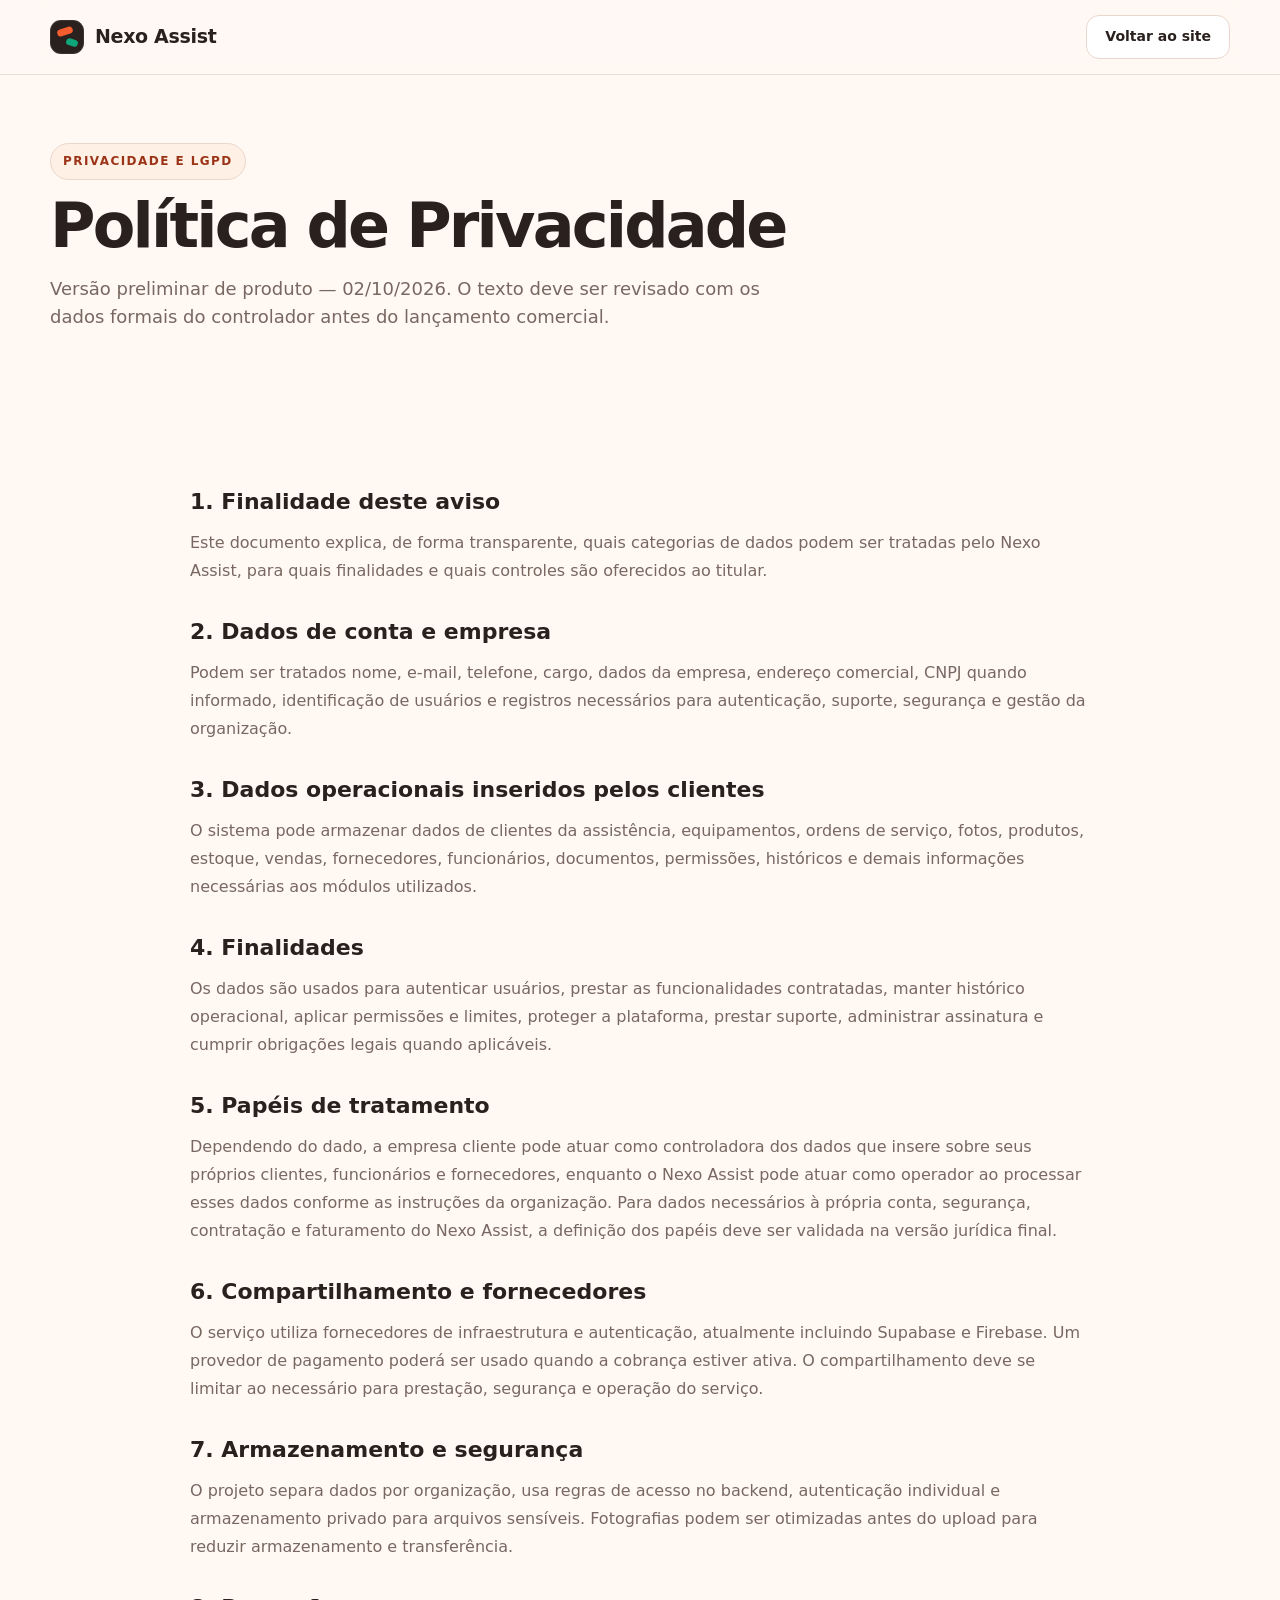
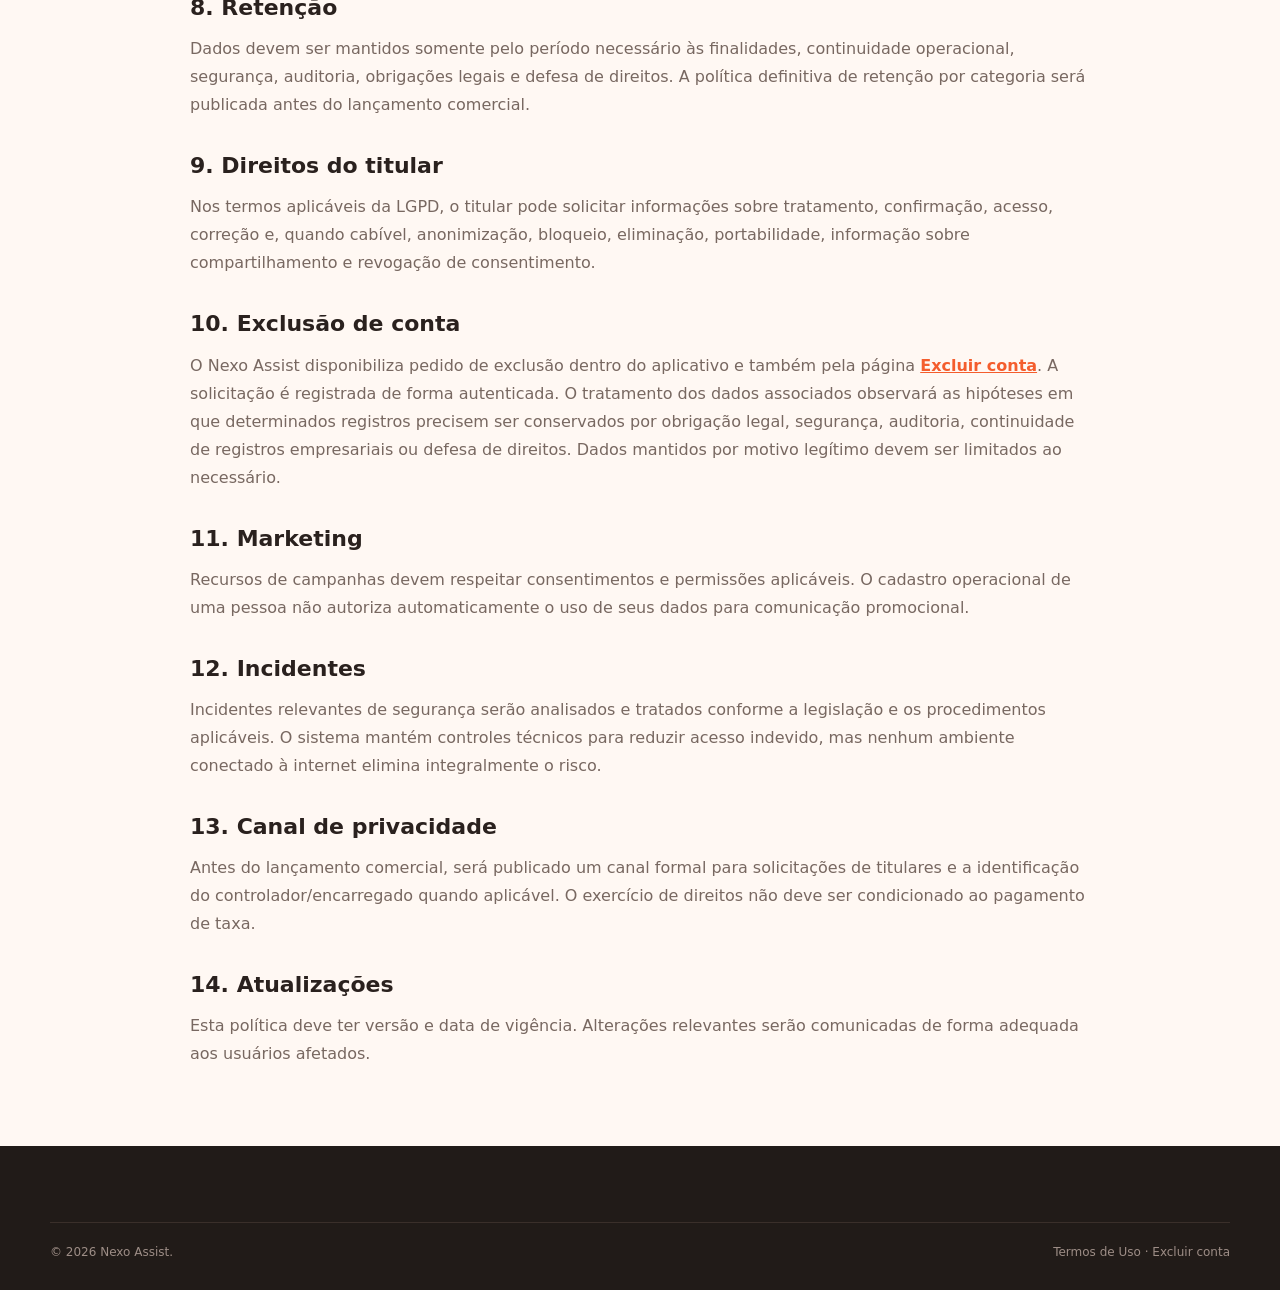
<file: privacidade.html>
<!doctype html>
<html lang="pt-BR">
<head>
  <meta charset="utf-8">
  <meta name="viewport" content="width=device-width,initial-scale=1">
  <meta name="referrer" content="strict-origin-when-cross-origin">
  <meta http-equiv="Content-Security-Policy" content="default-src 'self'; base-uri 'self'; object-src 'none'; script-src 'self'; style-src 'self' 'unsafe-inline'; img-src 'self' data:; font-src 'self' data:; connect-src 'self' https://identitytoolkit.googleapis.com https://securetoken.googleapis.com https://vjynwgktulgwmgodluhp.supabase.co; form-action 'self'; upgrade-insecure-requests">
  <meta name="description" content="Política de Privacidade do Nexo Assist.">
  <title>Política de Privacidade | Nexo Assist</title>
  <link rel="stylesheet" href="assets/css/style.css">
</head>
<body>
<header class="site-header"><div class="container nav">
  <a class="brand" href="index.html"><span class="brand-mark"></span><strong>Nexo Assist</strong></a>
  <div class="nav-actions"><a class="btn btn-secondary" href="index.html">Voltar ao site</a></div>
</div></header>
<main>
<section class="page-hero"><div class="container">
  <span class="eyebrow">Privacidade e LGPD</span>
  <h1>Política de Privacidade</h1>
  <p>Versão preliminar de produto — 02/10/2026. O texto deve ser revisado com os dados formais do controlador antes do lançamento comercial.</p>
</div></section>
<section class="section compact"><div class="container legal-content">
  <h2>1. Finalidade deste aviso</h2>
  <p>Este documento explica, de forma transparente, quais categorias de dados podem ser tratadas pelo Nexo Assist, para quais finalidades e quais controles são oferecidos ao titular.</p>

  <h2>2. Dados de conta e empresa</h2>
  <p>Podem ser tratados nome, e-mail, telefone, cargo, dados da empresa, endereço comercial, CNPJ quando informado, identificação de usuários e registros necessários para autenticação, suporte, segurança e gestão da organização.</p>

  <h2>3. Dados operacionais inseridos pelos clientes</h2>
  <p>O sistema pode armazenar dados de clientes da assistência, equipamentos, ordens de serviço, fotos, produtos, estoque, vendas, fornecedores, funcionários, documentos, permissões, históricos e demais informações necessárias aos módulos utilizados.</p>

  <h2>4. Finalidades</h2>
  <p>Os dados são usados para autenticar usuários, prestar as funcionalidades contratadas, manter histórico operacional, aplicar permissões e limites, proteger a plataforma, prestar suporte, administrar assinatura e cumprir obrigações legais quando aplicáveis.</p>

  <h2>5. Papéis de tratamento</h2>
  <p>Dependendo do dado, a empresa cliente pode atuar como controladora dos dados que insere sobre seus próprios clientes, funcionários e fornecedores, enquanto o Nexo Assist pode atuar como operador ao processar esses dados conforme as instruções da organização. Para dados necessários à própria conta, segurança, contratação e faturamento do Nexo Assist, a definição dos papéis deve ser validada na versão jurídica final.</p>

  <h2>6. Compartilhamento e fornecedores</h2>
  <p>O serviço utiliza fornecedores de infraestrutura e autenticação, atualmente incluindo Supabase e Firebase. Um provedor de pagamento poderá ser usado quando a cobrança estiver ativa. O compartilhamento deve se limitar ao necessário para prestação, segurança e operação do serviço.</p>

  <h2>7. Armazenamento e segurança</h2>
  <p>O projeto separa dados por organização, usa regras de acesso no backend, autenticação individual e armazenamento privado para arquivos sensíveis. Fotografias podem ser otimizadas antes do upload para reduzir armazenamento e transferência.</p>

  <h2>8. Retenção</h2>
  <p>Dados devem ser mantidos somente pelo período necessário às finalidades, continuidade operacional, segurança, auditoria, obrigações legais e defesa de direitos. A política definitiva de retenção por categoria será publicada antes do lançamento comercial.</p>

  <h2>9. Direitos do titular</h2>
  <p>Nos termos aplicáveis da LGPD, o titular pode solicitar informações sobre tratamento, confirmação, acesso, correção e, quando cabível, anonimização, bloqueio, eliminação, portabilidade, informação sobre compartilhamento e revogação de consentimento.</p>

  <h2>10. Exclusão de conta</h2>
  <p>O Nexo Assist disponibiliza pedido de exclusão dentro do aplicativo e também pela página <a href="excluir-conta.html">Excluir conta</a>. A solicitação é registrada de forma autenticada. O tratamento dos dados associados observará as hipóteses em que determinados registros precisem ser conservados por obrigação legal, segurança, auditoria, continuidade de registros empresariais ou defesa de direitos. Dados mantidos por motivo legítimo devem ser limitados ao necessário.</p>

  <h2>11. Marketing</h2>
  <p>Recursos de campanhas devem respeitar consentimentos e permissões aplicáveis. O cadastro operacional de uma pessoa não autoriza automaticamente o uso de seus dados para comunicação promocional.</p>

  <h2>12. Incidentes</h2>
  <p>Incidentes relevantes de segurança serão analisados e tratados conforme a legislação e os procedimentos aplicáveis. O sistema mantém controles técnicos para reduzir acesso indevido, mas nenhum ambiente conectado à internet elimina integralmente o risco.</p>

  <h2>13. Canal de privacidade</h2>
  <p>Antes do lançamento comercial, será publicado um canal formal para solicitações de titulares e a identificação do controlador/encarregado quando aplicável. O exercício de direitos não deve ser condicionado ao pagamento de taxa.</p>

  <h2>14. Atualizações</h2>
  <p>Esta política deve ter versão e data de vigência. Alterações relevantes serão comunicadas de forma adequada aos usuários afetados.</p>
</div></section>
</main>
<footer class="site-footer"><div class="container"><div class="footer-bottom"><span>© 2026 Nexo Assist.</span><span><a href="termos.html">Termos de Uso</a> · <a href="excluir-conta.html">Excluir conta</a></span></div></div></footer>
</body>
</html>
</file>
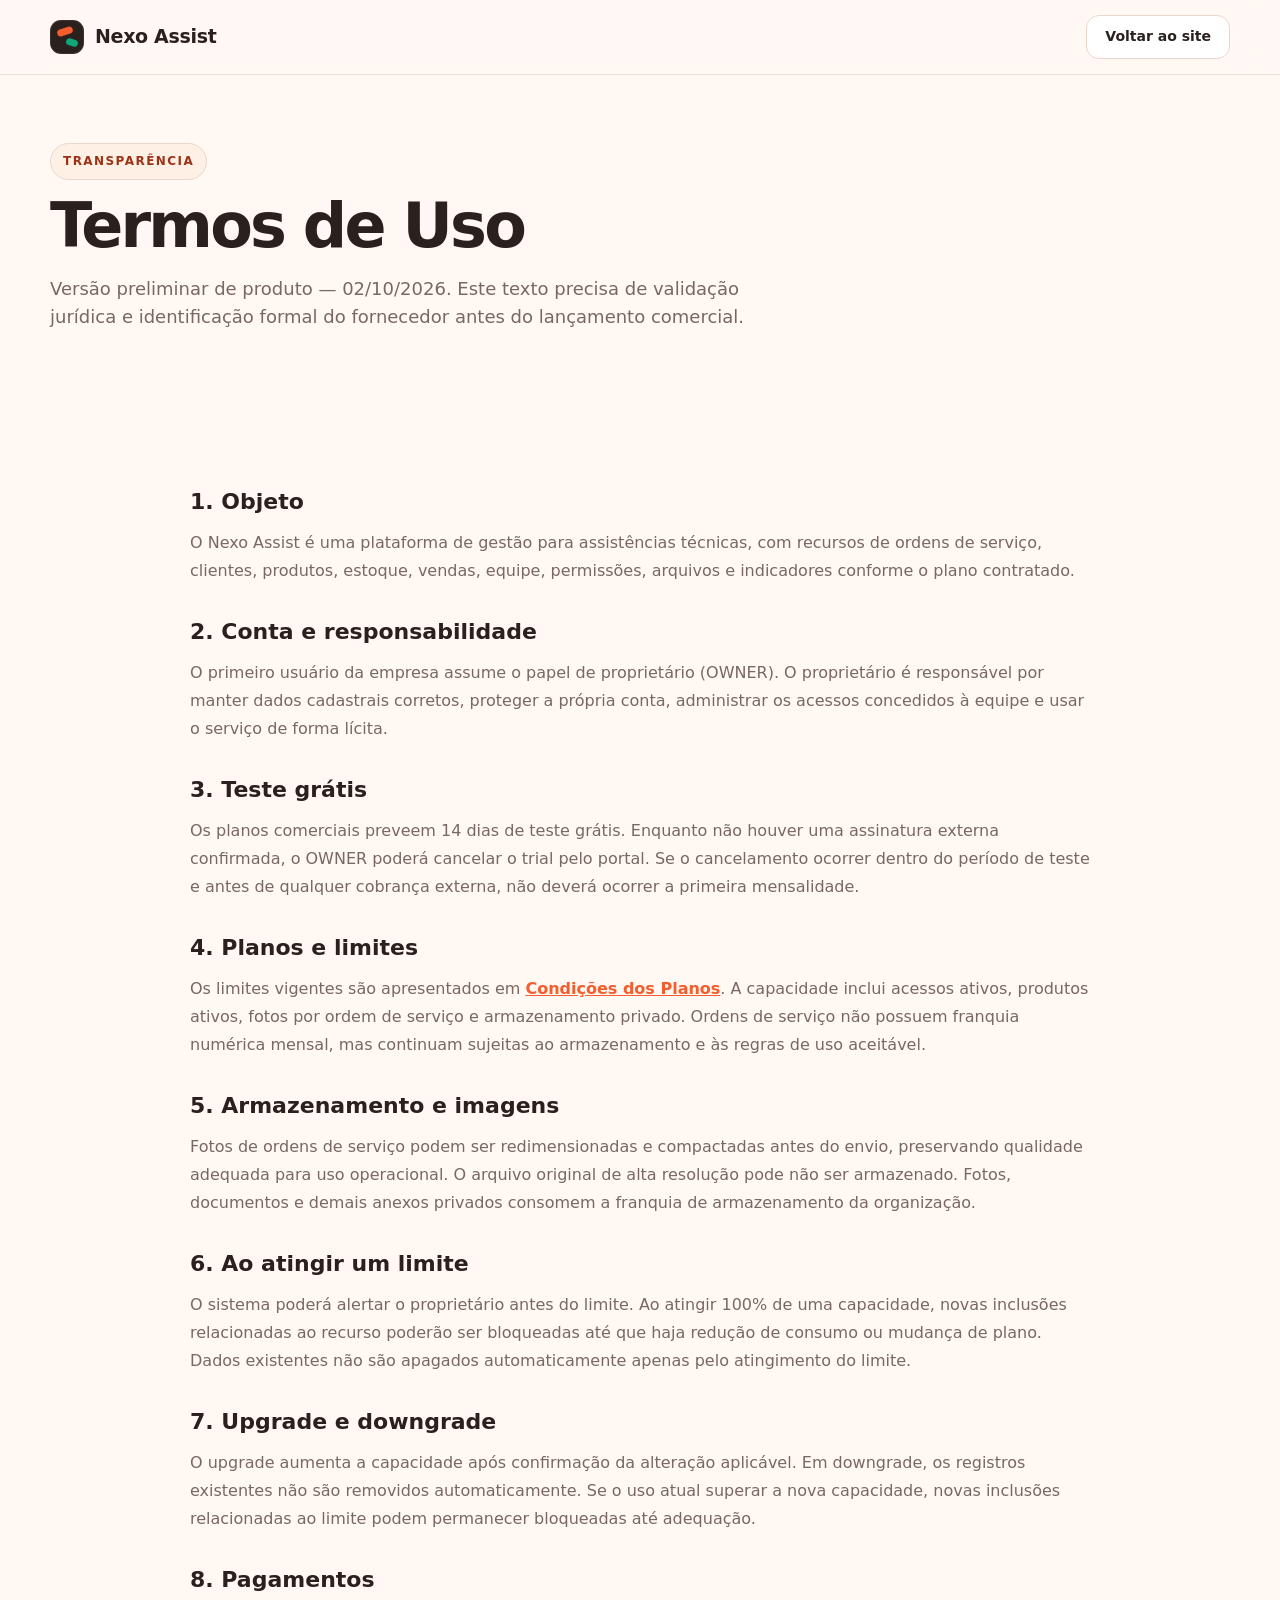
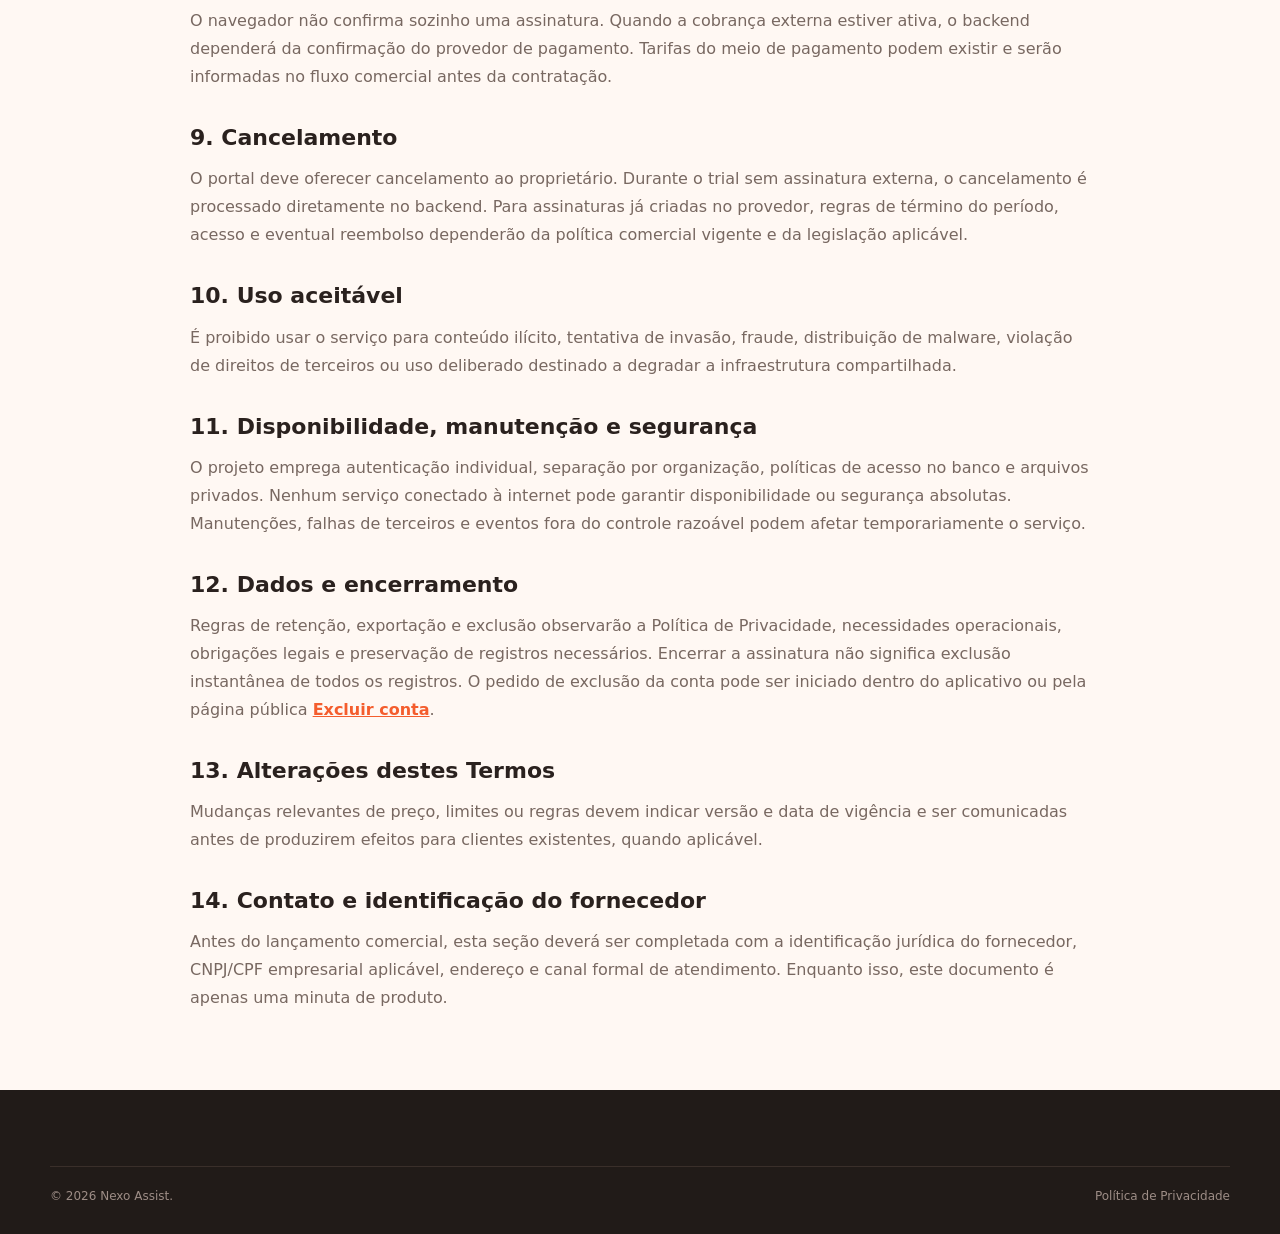
<file: termos.html>
<!doctype html>
<html lang="pt-BR">
<head>
  <meta charset="utf-8">
  <meta name="viewport" content="width=device-width,initial-scale=1">
  <meta name="referrer" content="strict-origin-when-cross-origin">
  <meta http-equiv="Content-Security-Policy" content="default-src 'self'; base-uri 'self'; object-src 'none'; script-src 'self'; style-src 'self' 'unsafe-inline'; img-src 'self' data:; font-src 'self' data:; connect-src 'self' https://identitytoolkit.googleapis.com https://securetoken.googleapis.com https://vjynwgktulgwmgodluhp.supabase.co; form-action 'self'; upgrade-insecure-requests">
  <meta name="description" content="Termos de Uso do Nexo Assist.">
  <title>Termos de Uso | Nexo Assist</title>
  <link rel="stylesheet" href="assets/css/style.css">
</head>
<body>
<header class="site-header"><div class="container nav">
  <a class="brand" href="index.html"><span class="brand-mark"></span><strong>Nexo Assist</strong></a>
  <div class="nav-actions"><a class="btn btn-secondary" href="index.html">Voltar ao site</a></div>
</div></header>
<main>
<section class="page-hero"><div class="container">
  <span class="eyebrow">Transparência</span>
  <h1>Termos de Uso</h1>
  <p>Versão preliminar de produto — 02/10/2026. Este texto precisa de validação jurídica e identificação formal do fornecedor antes do lançamento comercial.</p>
</div></section>
<section class="section compact"><div class="container legal-content">
  <h2>1. Objeto</h2>
  <p>O Nexo Assist é uma plataforma de gestão para assistências técnicas, com recursos de ordens de serviço, clientes, produtos, estoque, vendas, equipe, permissões, arquivos e indicadores conforme o plano contratado.</p>

  <h2>2. Conta e responsabilidade</h2>
  <p>O primeiro usuário da empresa assume o papel de proprietário (OWNER). O proprietário é responsável por manter dados cadastrais corretos, proteger a própria conta, administrar os acessos concedidos à equipe e usar o serviço de forma lícita.</p>

  <h2>3. Teste grátis</h2>
  <p>Os planos comerciais preveem 14 dias de teste grátis. Enquanto não houver uma assinatura externa confirmada, o OWNER poderá cancelar o trial pelo portal. Se o cancelamento ocorrer dentro do período de teste e antes de qualquer cobrança externa, não deverá ocorrer a primeira mensalidade.</p>

  <h2>4. Planos e limites</h2>
  <p>Os limites vigentes são apresentados em <a href="condicoes-planos.html">Condições dos Planos</a>. A capacidade inclui acessos ativos, produtos ativos, fotos por ordem de serviço e armazenamento privado. Ordens de serviço não possuem franquia numérica mensal, mas continuam sujeitas ao armazenamento e às regras de uso aceitável.</p>

  <h2>5. Armazenamento e imagens</h2>
  <p>Fotos de ordens de serviço podem ser redimensionadas e compactadas antes do envio, preservando qualidade adequada para uso operacional. O arquivo original de alta resolução pode não ser armazenado. Fotos, documentos e demais anexos privados consomem a franquia de armazenamento da organização.</p>

  <h2>6. Ao atingir um limite</h2>
  <p>O sistema poderá alertar o proprietário antes do limite. Ao atingir 100% de uma capacidade, novas inclusões relacionadas ao recurso poderão ser bloqueadas até que haja redução de consumo ou mudança de plano. Dados existentes não são apagados automaticamente apenas pelo atingimento do limite.</p>

  <h2>7. Upgrade e downgrade</h2>
  <p>O upgrade aumenta a capacidade após confirmação da alteração aplicável. Em downgrade, os registros existentes não são removidos automaticamente. Se o uso atual superar a nova capacidade, novas inclusões relacionadas ao limite podem permanecer bloqueadas até adequação.</p>

  <h2>8. Pagamentos</h2>
  <p>O navegador não confirma sozinho uma assinatura. Quando a cobrança externa estiver ativa, o backend dependerá da confirmação do provedor de pagamento. Tarifas do meio de pagamento podem existir e serão informadas no fluxo comercial antes da contratação.</p>

  <h2>9. Cancelamento</h2>
  <p>O portal deve oferecer cancelamento ao proprietário. Durante o trial sem assinatura externa, o cancelamento é processado diretamente no backend. Para assinaturas já criadas no provedor, regras de término do período, acesso e eventual reembolso dependerão da política comercial vigente e da legislação aplicável.</p>

  <h2>10. Uso aceitável</h2>
  <p>É proibido usar o serviço para conteúdo ilícito, tentativa de invasão, fraude, distribuição de malware, violação de direitos de terceiros ou uso deliberado destinado a degradar a infraestrutura compartilhada.</p>

  <h2>11. Disponibilidade, manutenção e segurança</h2>
  <p>O projeto emprega autenticação individual, separação por organização, políticas de acesso no banco e arquivos privados. Nenhum serviço conectado à internet pode garantir disponibilidade ou segurança absolutas. Manutenções, falhas de terceiros e eventos fora do controle razoável podem afetar temporariamente o serviço.</p>

  <h2>12. Dados e encerramento</h2>
  <p>Regras de retenção, exportação e exclusão observarão a Política de Privacidade, necessidades operacionais, obrigações legais e preservação de registros necessários. Encerrar a assinatura não significa exclusão instantânea de todos os registros. O pedido de exclusão da conta pode ser iniciado dentro do aplicativo ou pela página pública <a href="excluir-conta.html">Excluir conta</a>.</p>

  <h2>13. Alterações destes Termos</h2>
  <p>Mudanças relevantes de preço, limites ou regras devem indicar versão e data de vigência e ser comunicadas antes de produzirem efeitos para clientes existentes, quando aplicável.</p>

  <h2>14. Contato e identificação do fornecedor</h2>
  <p>Antes do lançamento comercial, esta seção deverá ser completada com a identificação jurídica do fornecedor, CNPJ/CPF empresarial aplicável, endereço e canal formal de atendimento. Enquanto isso, este documento é apenas uma minuta de produto.</p>
</div></section>
</main>
<footer class="site-footer"><div class="container"><div class="footer-bottom"><span>© 2026 Nexo Assist.</span><span><a href="privacidade.html">Política de Privacidade</a></span></div></div></footer>
</body>
</html>
</file>
<file: assets/css/style.css>
:root{
  --brand:#F45D2D;
  --brand-dark:#9B3417;
  --accent:#0FA77A;
  --ink:#2A211E;
  --muted:#786861;
  --bg:#FFF8F3;
  --surface:#FFFFFF;
  --surface-alt:#FFF0E6;
  --border:#EAD7CC;
  --success:#12805C;
  --warning:#C86E00;
  --shadow:0 24px 60px rgba(42,33,30,.10);
  --shadow-soft:0 10px 30px rgba(42,33,30,.08);
  --radius-sm:12px;
  --radius-md:18px;
  --radius-lg:28px;
  --max:1180px;
}
*{box-sizing:border-box}
html{scroll-behavior:smooth}
body{
  margin:0;
  font-family:Inter,ui-sans-serif,system-ui,-apple-system,BlinkMacSystemFont,"Segoe UI",sans-serif;
  color:var(--ink);
  background:var(--bg);
  line-height:1.55;
}
body.no-scroll{overflow:hidden}
a{color:inherit;text-decoration:none}
button,input,select,textarea{font:inherit}
button{cursor:pointer}
img,video{max-width:100%;display:block}
.container{width:min(var(--max),calc(100% - 40px));margin:0 auto}
.section{padding:88px 0}
.section.compact{padding:64px 0}
.section.alt{background:#fff}
.eyebrow{
  display:inline-flex;
  align-items:center;
  gap:8px;
  font-size:12px;
  letter-spacing:.12em;
  text-transform:uppercase;
  font-weight:800;
  color:var(--brand-dark);
  background:var(--surface-alt);
  border:1px solid var(--border);
  padding:8px 12px;
  border-radius:999px;
}
.section-head{max-width:760px;margin-bottom:36px}
.section-head.center{text-align:center;margin-left:auto;margin-right:auto}
.section-head h2{font-size:clamp(30px,4vw,48px);line-height:1.08;margin:14px 0 14px;letter-spacing:-.035em}
.section-head p{font-size:18px;color:var(--muted);margin:0}
.site-header{
  position:sticky;top:0;z-index:50;
  background:rgba(255,248,243,.92);
  backdrop-filter:blur(18px);
  border-bottom:1px solid rgba(234,215,204,.82);
}
.nav{
  min-height:74px;
  display:flex;
  align-items:center;
  justify-content:space-between;
  gap:24px;
}
.brand{display:inline-flex;align-items:center;gap:11px;font-weight:900;letter-spacing:-.02em}
.brand-mark{
  width:34px;height:34px;border-radius:11px;
  background:var(--ink);
  position:relative;
  box-shadow:inset 0 0 0 1px rgba(255,255,255,.08);
}
.brand-mark::before,.brand-mark::after{
  content:"";position:absolute;border-radius:999px;background:var(--brand);
}
.brand-mark::before{width:16px;height:7px;left:7px;top:8px;transform:rotate(-18deg)}
.brand-mark::after{width:12px;height:7px;right:6px;bottom:8px;transform:rotate(18deg);background:var(--accent)}
.brand strong{font-size:19px}
.nav-links{display:flex;align-items:center;gap:28px;font-size:14px;font-weight:700}
.nav-links a:not(.btn){color:#4B3D37}
.nav-links a:not(.btn):hover{color:var(--brand)}
.nav-actions{display:flex;align-items:center;gap:10px}
.menu-btn{
  display:none;border:1px solid var(--border);background:var(--surface);
  width:42px;height:42px;border-radius:12px;color:var(--ink);
}
.btn{
  min-height:44px;padding:0 18px;border-radius:13px;border:1px solid transparent;
  display:inline-flex;align-items:center;justify-content:center;gap:8px;
  font-weight:800;font-size:14px;transition:.2s ease;
}
.btn:hover{transform:translateY(-1px)}
.btn-primary{background:var(--brand);color:#fff;box-shadow:0 10px 24px rgba(244,93,45,.22)}
.btn-primary:hover{background:#E75224}
.btn-secondary{background:var(--surface);border-color:var(--border);color:var(--ink)}
.btn-dark{background:var(--ink);color:#fff}
.btn-link{background:transparent;color:var(--brand);padding-inline:4px}
.hero{padding:78px 0 62px;overflow:hidden;position:relative}
.hero::after{
  content:"";position:absolute;width:440px;height:440px;border-radius:50%;
  background:radial-gradient(circle,rgba(244,93,45,.14),rgba(244,93,45,0) 70%);
  right:-120px;top:-70px;pointer-events:none;
}
.hero-grid{display:grid;grid-template-columns:1.02fr .98fr;align-items:center;gap:70px}
.hero h1{
  font-size:clamp(44px,6.2vw,76px);line-height:.98;letter-spacing:-.055em;
  margin:18px 0 22px;max-width:740px;
}
.hero h1 span{color:var(--brand)}
.hero-copy>p{font-size:19px;color:var(--muted);max-width:650px;margin:0 0 28px}
.hero-actions{display:flex;flex-wrap:wrap;gap:12px}
.hero-note{display:flex;gap:18px;flex-wrap:wrap;margin-top:24px;color:var(--muted);font-size:13px}
.hero-note span{display:flex;align-items:center;gap:7px}
.hero-note i{width:8px;height:8px;border-radius:50%;background:var(--accent);display:inline-block}
.product-stage{position:relative;min-height:560px;display:grid;place-items:center}
.product-stage::before{
  content:"";position:absolute;inset:70px 4% 30px;border-radius:40px;
  background:linear-gradient(145deg,#FAD7C6,#FFF0E6);
  transform:rotate(-3deg);
}
.phone{
  width:320px;border-radius:42px;background:#191412;padding:10px;
  box-shadow:0 34px 80px rgba(42,33,30,.24);
  position:relative;z-index:2;
}
.phone-screen{background:#FFF8F3;border-radius:33px;overflow:hidden;min-height:620px}
.phone-top{height:36px;background:#2A211E;display:flex;align-items:center;justify-content:center}
.phone-notch{width:88px;height:18px;border-radius:999px;background:#0f0c0b}
.app-shell{padding:20px}
.app-greeting{font-size:12px;color:var(--muted);font-weight:700}
.app-title{font-size:22px;font-weight:900;margin:2px 0 18px}
.app-metrics{display:grid;grid-template-columns:1fr 1fr;gap:10px}
.metric{background:#fff;border:1px solid var(--border);border-radius:16px;padding:13px}
.metric small{display:block;font-size:10px;color:var(--muted);font-weight:800;text-transform:uppercase}
.metric strong{display:block;font-size:22px;margin-top:5px}
.app-card{margin-top:12px;background:#fff;border:1px solid var(--border);border-radius:18px;padding:15px}
.app-card .row{display:flex;align-items:center;justify-content:space-between;gap:10px}
.app-card h4{margin:0;font-size:14px}
.app-card p{margin:4px 0 0;font-size:11px;color:var(--muted)}
.pill{font-size:10px;font-weight:900;border-radius:999px;padding:6px 8px;background:#E8F6F0;color:var(--success)}
.app-list{display:grid;gap:8px;margin-top:12px}
.app-list-item{display:flex;align-items:center;gap:10px;padding:10px;background:var(--surface-alt);border-radius:13px}
.app-icon{width:30px;height:30px;border-radius:9px;background:var(--brand);opacity:.92}
.app-list-item strong{font-size:11px;display:block}
.app-list-item span{font-size:9px;color:var(--muted)}
.floating-note{
  position:absolute;z-index:3;background:#fff;border:1px solid var(--border);
  box-shadow:var(--shadow-soft);border-radius:17px;padding:14px 16px;max-width:190px;
}
.floating-note strong{font-size:13px;display:block}
.floating-note span{font-size:11px;color:var(--muted)}
.floating-note.one{left:0;top:105px}
.floating-note.two{right:-10px;bottom:85px}
.trust-strip{padding:24px 0;border-top:1px solid var(--border);border-bottom:1px solid var(--border);background:#fff}
.trust-grid{display:grid;grid-template-columns:repeat(4,1fr);gap:18px}
.trust-item{display:flex;align-items:center;gap:11px}
.trust-dot{width:10px;height:10px;border-radius:50%;background:var(--accent);flex:0 0 auto}
.trust-item strong{font-size:13px;display:block}
.trust-item span{font-size:12px;color:var(--muted)}
.problem-grid,.feature-grid{display:grid;grid-template-columns:repeat(3,1fr);gap:18px}
.card{
  background:var(--surface);border:1px solid var(--border);
  border-radius:var(--radius-md);padding:24px;box-shadow:0 2px 0 rgba(42,33,30,.01);
}
.problem-card{min-height:210px}
.card-kicker{font-size:11px;font-weight:900;text-transform:uppercase;letter-spacing:.1em;color:var(--brand)}
.card h3{font-size:20px;line-height:1.2;margin:10px 0 9px}
.card p{margin:0;color:var(--muted);font-size:14px}
.feature-grid{grid-template-columns:repeat(4,1fr)}
.feature-icon{
  width:44px;height:44px;border-radius:14px;background:var(--surface-alt);
  display:grid;place-items:center;color:var(--brand);font-weight:900;margin-bottom:18px;
}
.demo-grid{display:grid;grid-template-columns:repeat(3,1fr);gap:18px}
.demo-card{overflow:hidden;padding:0}
.demo-visual{height:250px;background:linear-gradient(150deg,#2A211E,#4B3A34);padding:22px;position:relative}
.demo-screen{height:100%;border-radius:20px;background:#FFF8F3;padding:15px;overflow:hidden}
.demo-bar{height:12px;width:42%;background:var(--brand);border-radius:999px;margin-bottom:14px}
.demo-line{height:9px;background:#EAD7CC;border-radius:999px;margin:8px 0}
.demo-line.short{width:58%}
.demo-line.mid{width:78%}
.demo-mini{display:grid;grid-template-columns:1fr 1fr;gap:8px;margin-top:14px}
.demo-mini span{height:54px;border-radius:11px;background:#fff;border:1px solid var(--border)}
.play{
  position:absolute;right:18px;bottom:18px;width:48px;height:48px;border-radius:50%;
  background:#fff;color:var(--ink);display:grid;place-items:center;font-weight:900;
  box-shadow:var(--shadow-soft);border:none;
}
.demo-copy{padding:20px}
.demo-copy h3{margin:0 0 7px}
.demo-copy p{font-size:13px;color:var(--muted);margin:0}
.customizer{display:grid;grid-template-columns:1fr 1fr;gap:54px;align-items:center}
.palette{display:flex;gap:10px;margin-top:18px}
.palette button{
  width:38px;height:38px;border-radius:50%;border:3px solid #fff;
  box-shadow:0 0 0 1px var(--border);background:var(--swatch);
}
.palette button.active{box-shadow:0 0 0 3px var(--ink)}
.custom-preview{
  --preview:#F45D2D;
  background:#2A211E;padding:28px;border-radius:32px;box-shadow:var(--shadow);
}
.custom-preview-card{background:#FFF8F3;border-radius:24px;padding:22px}
.custom-preview .preview-logo{width:46px;height:46px;border-radius:15px;background:var(--preview);margin-bottom:18px}
.custom-preview .preview-btn{height:44px;border-radius:13px;background:var(--preview);margin-top:18px}
.custom-preview .preview-line{height:10px;border-radius:999px;background:#EAD7CC;margin:10px 0}
.custom-preview .preview-line.short{width:64%}
.steps{display:grid;grid-template-columns:repeat(4,1fr);gap:14px;counter-reset:step}
.step{padding:22px;border-top:3px solid var(--brand);background:#fff;border-radius:0 0 18px 18px}
.step::before{
  counter-increment:step;content:counter(step);
  width:34px;height:34px;border-radius:11px;background:var(--surface-alt);
  color:var(--brand-dark);display:grid;place-items:center;font-weight:900;margin-bottom:14px;
}
.step h3{margin:0 0 7px;font-size:17px}
.step p{margin:0;color:var(--muted);font-size:13px}
.pricing-grid{display:grid;grid-template-columns:repeat(3,1fr);gap:20px;align-items:stretch}
.plan{position:relative;padding:28px}
.plan.featured{border:2px solid var(--brand);transform:translateY(-8px);box-shadow:var(--shadow-soft)}
.plan-badge{
  position:absolute;top:-14px;right:20px;background:var(--brand);color:#fff;
  border-radius:999px;padding:7px 10px;font-size:10px;font-weight:900;text-transform:uppercase;
}
.plan-name{font-size:20px;font-weight:900}
.plan-desc{color:var(--muted);font-size:13px;min-height:42px;margin-top:5px}
.price{display:flex;align-items:flex-end;gap:5px;margin:20px 0}
.price strong{font-size:40px;letter-spacing:-.04em}
.price span{color:var(--muted);font-size:13px;margin-bottom:8px}
.plan ul{list-style:none;padding:0;margin:22px 0;display:grid;gap:10px}
.plan li{font-size:13px;padding-left:22px;position:relative}
.plan li::before{content:"✓";position:absolute;left:0;color:var(--accent);font-weight:900}
.plan .btn{width:100%}
.security-panel{
  background:var(--ink);color:#fff;border-radius:32px;padding:46px;
  display:grid;grid-template-columns:.9fr 1.1fr;gap:44px;align-items:center;
}
.security-panel p{color:#D8C8C1}
.security-list{display:grid;grid-template-columns:1fr 1fr;gap:12px}
.security-item{background:#372B27;border:1px solid #4A3933;border-radius:16px;padding:16px}
.security-item strong{font-size:13px;display:block}
.security-item span{font-size:11px;color:#C9B5AC}
.faq{display:grid;gap:10px;max-width:820px;margin:0 auto}
.faq details{background:#fff;border:1px solid var(--border);border-radius:16px;padding:18px 20px}
.faq summary{font-weight:800;cursor:pointer}
.faq p{color:var(--muted);font-size:14px;margin:12px 0 0}
.cta{
  background:linear-gradient(140deg,#F45D2D,#D4471D);color:#fff;
  border-radius:34px;padding:50px;display:flex;align-items:center;justify-content:space-between;gap:28px;
}
.cta h2{font-size:clamp(30px,4vw,48px);line-height:1.05;margin:0 0 10px}
.cta p{margin:0;color:#FFE7DD}
.cta .btn{background:#fff;color:var(--ink);flex:0 0 auto}
.site-footer{padding:42px 0 28px;background:#211B18;color:#fff}
.footer-grid{display:grid;grid-template-columns:1.3fr repeat(3,.7fr);gap:36px}
.footer-copy{color:#BFAEA7;font-size:13px;max-width:330px;margin-top:12px}
.footer-col strong{font-size:13px}
.footer-col a{display:block;color:#CDBCB5;font-size:13px;margin-top:10px}
.footer-bottom{border-top:1px solid #3A2F2A;margin-top:34px;padding-top:20px;color:#9D8D86;font-size:12px;display:flex;justify-content:space-between;gap:20px}
.page-hero{padding:68px 0 42px}
.page-hero h1{font-size:clamp(38px,5vw,62px);letter-spacing:-.045em;line-height:1.02;margin:14px 0}
.page-hero p{color:var(--muted);font-size:18px;max-width:720px}
.compare-wrap{overflow:auto;border:1px solid var(--border);border-radius:20px;background:#fff}
.compare{width:100%;border-collapse:collapse;min-width:760px}
.compare th,.compare td{padding:16px 18px;border-bottom:1px solid var(--border);text-align:left;font-size:13px}
.compare th{background:#FFF8F3;font-size:12px;text-transform:uppercase;letter-spacing:.06em}
.compare td:not(:first-child),.compare th:not(:first-child){text-align:center}
.compare tr:last-child td{border-bottom:none}
.check{color:var(--accent);font-weight:900}
.muted{color:#B3A29A}
.form-shell{display:grid;grid-template-columns:.72fr 1.28fr;gap:34px;align-items:start}
.form-aside{position:sticky;top:98px}
.form-aside h1{font-size:42px;line-height:1.02;letter-spacing:-.04em;margin:14px 0}
.form-aside p{color:var(--muted)}
.progress{display:grid;gap:10px;margin-top:26px}
.progress-item{display:flex;align-items:center;gap:11px;color:var(--muted);font-size:13px;font-weight:700}
.progress-item i{width:28px;height:28px;border-radius:9px;background:#fff;border:1px solid var(--border);display:grid;place-items:center;font-style:normal}
.progress-item.active{color:var(--ink)}
.progress-item.active i,.progress-item.done i{background:var(--brand);border-color:var(--brand);color:#fff}
.form-card{background:#fff;border:1px solid var(--border);border-radius:24px;padding:30px;box-shadow:var(--shadow-soft)}
.form-step{display:none}
.form-step.active{display:block}
.form-step h2{font-size:25px;margin:0 0 6px}
.form-step>p{color:var(--muted);font-size:13px;margin:0 0 24px}
.form-grid{display:grid;grid-template-columns:1fr 1fr;gap:16px}
.field{display:grid;gap:7px}
.field.full{grid-column:1/-1}
.field label{font-size:12px;font-weight:800}
.field input,.field select,.field textarea{
  width:100%;border:1px solid var(--border);background:#FFFCFA;color:var(--ink);
  border-radius:12px;padding:13px 14px;outline:none;min-height:48px;
}
.field input:focus,.field select:focus,.field textarea:focus{border-color:var(--brand);box-shadow:0 0 0 3px rgba(244,93,45,.10)}
.field small{color:var(--muted);font-size:11px}
.checkbox{display:flex;align-items:flex-start;gap:10px;font-size:13px;color:var(--muted)}
.checkbox input{margin-top:3px}
.form-actions{display:flex;justify-content:space-between;gap:12px;margin-top:26px;padding-top:20px;border-top:1px solid var(--border)}
.plan-choice{display:grid;grid-template-columns:repeat(3,1fr);gap:10px}
.plan-choice label{border:1px solid var(--border);border-radius:15px;padding:15px;cursor:pointer;background:#fff}
.plan-choice input{accent-color:var(--brand)}
.plan-choice strong{display:block;margin-top:8px}
.plan-choice span{display:block;color:var(--muted);font-size:11px}
.dev-note{margin-top:18px;background:#FFF6D9;border:1px solid #F0D78A;color:#6D5714;padding:12px 14px;border-radius:12px;font-size:12px}
.login-shell{min-height:calc(100vh - 74px);display:grid;grid-template-columns:1fr 1fr}
.login-brand{background:var(--ink);color:#fff;padding:64px;display:flex;flex-direction:column;justify-content:center}
.login-brand h1{font-size:52px;line-height:1;letter-spacing:-.05em;margin:18px 0}
.login-brand p{color:#D1C2BB;max-width:520px}
.login-panel{padding:64px;display:grid;place-items:center}
.login-box{width:min(460px,100%)}
.login-box h2{font-size:32px;margin:0 0 8px}
.login-box>p{color:var(--muted);margin:0 0 24px}
.login-box .field{margin-bottom:14px}
.login-box .btn{width:100%;margin-top:6px}
.helper-links{display:flex;justify-content:space-between;margin-top:16px;font-size:12px}
.helper-links a{color:var(--brand);font-weight:800}
.modal{
  position:fixed;inset:0;background:rgba(22,17,15,.72);z-index:100;
  display:none;align-items:center;justify-content:center;padding:20px;
}
.modal.open{display:flex}
.modal-card{width:min(720px,100%);background:#fff;border-radius:24px;padding:24px;box-shadow:var(--shadow)}
.modal-head{display:flex;align-items:center;justify-content:space-between;gap:12px;margin-bottom:18px}
.modal-head h3{margin:0}
.modal-close{border:1px solid var(--border);background:#fff;width:38px;height:38px;border-radius:11px}
.modal-demo{background:#2A211E;border-radius:20px;padding:24px;color:#fff}
.modal-demo p{color:#D6C6BF}
.toast{position:fixed;right:22px;bottom:22px;background:#211B18;color:#fff;border-radius:14px;padding:14px 16px;box-shadow:var(--shadow);font-size:13px;display:none;z-index:120}
.toast.show{display:block}
@media(max-width:980px){
  .nav-links{display:none}
  .menu-btn{display:block}
  .nav.open .nav-links{
    display:flex;position:absolute;left:20px;right:20px;top:66px;background:#fff;
    border:1px solid var(--border);border-radius:18px;padding:18px;flex-direction:column;align-items:stretch;box-shadow:var(--shadow-soft)
  }
  .nav-actions .btn-secondary{display:none}
  .hero-grid,.customizer,.security-panel,.form-shell{grid-template-columns:1fr}
  .hero-copy{text-align:center}
  .hero-copy>p{margin-inline:auto}
  .hero-actions,.hero-note{justify-content:center}
  .product-stage{margin-top:18px}
  .problem-grid{grid-template-columns:1fr 1fr}
  .feature-grid{grid-template-columns:1fr 1fr}
  .demo-grid{grid-template-columns:1fr 1fr}
  .steps{grid-template-columns:1fr 1fr}
  .pricing-grid{grid-template-columns:1fr}
  .plan.featured{transform:none}
  .security-list{grid-template-columns:1fr 1fr}
  .footer-grid{grid-template-columns:1fr 1fr}
  .form-aside{position:static}
  .login-shell{grid-template-columns:1fr}
  .login-brand{display:none}
}
@media(max-width:640px){
  .container{width:min(100% - 28px,var(--max))}
  .section{padding:66px 0}
  .nav{min-height:66px}
  .nav-actions .btn-primary{padding-inline:12px;font-size:12px}
  .hero{padding-top:54px}
  .hero h1{font-size:44px}
  .product-stage{min-height:515px}
  .phone{width:280px}
  .phone-screen{min-height:550px}
  .floating-note{display:none}
  .trust-grid,.problem-grid,.feature-grid,.demo-grid,.steps,.security-list,.footer-grid{grid-template-columns:1fr}
  .security-panel{padding:28px}
  .cta{padding:30px;align-items:flex-start;flex-direction:column}
  .footer-bottom{flex-direction:column}
  .form-card{padding:20px}
  .form-grid{grid-template-columns:1fr}
  .field.full{grid-column:auto}
  .plan-choice{grid-template-columns:1fr}
  .login-panel{padding:42px 20px}
}


/* Atendimento direto */
.support-float{
  position:fixed;
  right:18px;
  bottom:20px;
  z-index:90;
  min-height:56px;
  display:flex;
  align-items:center;
  gap:11px;
  padding:10px 15px 10px 12px;
  border-radius:18px;
  background:#211B18;
  color:#fff;
  border:1px solid rgba(255,255,255,.12);
  box-shadow:0 16px 38px rgba(42,33,30,.22);
  transition:transform .2s ease,box-shadow .2s ease;
  animation:supportBreath 2.8s ease-in-out infinite;
}
.support-float:hover{
  transform:translateY(-2px);
  box-shadow:0 20px 46px rgba(42,33,30,.28);
}
.support-status{
  width:13px;height:13px;border-radius:50%;
  background:#25D366;
  box-shadow:0 0 0 0 rgba(37,211,102,.45);
  animation:supportPulse 1.8s ease-out infinite;
  flex:0 0 auto;
}
.support-copy{display:grid;line-height:1.1}
.support-copy strong{font-size:13px}
.support-copy small{font-size:10px;color:#D9CBC5;margin-top:3px}

/* Traço laranja sutil em elementos de destaque */
.trace-border{
  position:relative;
  isolation:isolate;
}
.trace-border::after{
  content:"";
  position:absolute;
  inset:-2px;
  border-radius:inherit;
  padding:2px;
  pointer-events:none;
  background:conic-gradient(from var(--trace-angle,0deg),transparent 0 70%,rgba(244,93,45,.12) 76%,#F45D2D 83%,rgba(244,93,45,.18) 90%,transparent 96%);
  -webkit-mask:linear-gradient(#000 0 0) content-box,linear-gradient(#000 0 0);
  -webkit-mask-composite:xor;
  mask-composite:exclude;
  animation:traceSpin 5.2s linear infinite;
}
.price strong{
  position:relative;
  display:inline-block;
}
.price strong::after{
  content:"";
  position:absolute;
  left:0;right:0;bottom:-4px;height:2px;
  border-radius:999px;
  background:linear-gradient(90deg,transparent,#F45D2D,transparent);
  background-size:220% 100%;
  animation:priceSweep 3.6s linear infinite;
}

/* Vídeos reais do aplicativo */
.demo-video{
  position:relative;
  min-height:370px;
  background:linear-gradient(145deg,#2A211E,#4A3832);
  overflow:hidden;
  border-radius:20px 20px 0 0;
}
.demo-video video{
  width:100%;
  height:370px;
  object-fit:cover;
  object-position:center 20%;
  background:#2A211E;
  transform:scale(1.002);
}
.video-card{overflow:hidden;padding:0}
.video-badge{
  position:absolute;
  left:14px;
  bottom:14px;
  padding:7px 10px;
  border-radius:999px;
  font-size:10px;
  font-weight:900;
  letter-spacing:.04em;
  text-transform:uppercase;
  color:#fff;
  background:rgba(33,27,24,.78);
  backdrop-filter:blur(8px);
  border:1px solid rgba(255,255,255,.12);
}
.video-privacy-note{
  margin:18px 0 0;
  color:var(--muted);
  font-size:12px;
  text-align:center;
}

@keyframes supportPulse{
  0%{box-shadow:0 0 0 0 rgba(37,211,102,.42)}
  75%,100%{box-shadow:0 0 0 11px rgba(37,211,102,0)}
}
@keyframes supportBreath{
  0%,100%{filter:brightness(1)}
  50%{filter:brightness(1.06)}
}
@keyframes traceSpin{
  to{--trace-angle:360deg}
}
@keyframes priceSweep{
  from{background-position:220% 0}
  to{background-position:-20% 0}
}
@property --trace-angle{
  syntax:"<angle>";
  inherits:false;
  initial-value:0deg;
}

@media(max-width:640px){
  .support-float{right:12px;bottom:14px;min-height:50px;padding:9px 12px}
  .support-copy small{display:none}
  .support-copy strong{font-size:12px}
  .demo-video,.demo-video video{height:330px;min-height:330px}
}

@media(prefers-reduced-motion:reduce){
  .support-float,.support-status,.trace-border::after,.price strong::after{animation:none}
}


/* Ajustes visuais v2: borda animada e alinhamento dos planos */
.plan{
  display:flex;
  flex-direction:column;
  height:100%;
}
.plan ul{
  flex:1 1 auto;
}
.plan .btn{
  margin-top:auto;
}
.price{
  position:relative;
  padding-bottom:13px;
}
.price::after{
  content:"";
  position:absolute;
  left:0;
  bottom:0;
  width:120px;
  height:2px;
  border-radius:999px;
  background:linear-gradient(90deg,rgba(244,93,45,.25),#F45D2D,#FFB08F,#F45D2D,rgba(244,93,45,.25));
  background-size:220% 100%;
  animation:priceLineMove 2.3s linear infinite;
}
.price strong::after{display:none}
.trace-border{
  --trace-fill:#fff;
  position:relative;
  border:2px solid transparent !important;
  background:
    linear-gradient(var(--trace-fill),var(--trace-fill)) padding-box,
    linear-gradient(120deg,rgba(244,93,45,.25),#F45D2D,#FFB08F,#F45D2D,rgba(244,93,45,.18)) border-box !important;
  background-size:100% 100%,300% 300% !important;
  animation:traceBorderMove 4s linear infinite;
}
.trace-border::before,.trace-border::after{content:none !important}
.plan.trace-border{--trace-fill:#fff}
.plan.featured.trace-border{box-shadow:0 18px 42px rgba(244,93,45,.13)}
.demo-video.trace-border{--trace-fill:#2A211E}
.phone.trace-border{--trace-fill:#191412}
@keyframes traceBorderMove{
  0%{background-position:0 0,0% 50%}
  100%{background-position:0 0,300% 50%}
}
@keyframes priceLineMove{
  0%{background-position:220% 0}
  100%{background-position:-20% 0}
}
@media(prefers-reduced-motion:reduce){
  .trace-border,.price::after{animation:none !important}
}


/* Comercial v3: personalização, benefícios, teste grátis e portal do proprietário */
.trial-chip{display:inline-flex;width:max-content;margin-top:10px;padding:6px 9px;border-radius:999px;background:#E8F6F0;color:var(--success);font-size:10px;font-weight:900;text-transform:uppercase;letter-spacing:.04em}
.customizer-v2{align-items:start}
.personalization-points{display:grid;grid-template-columns:1fr 1fr;gap:12px;margin:22px 0}
.personalization-points>div{background:#fff;border:1px solid var(--border);border-radius:15px;padding:15px}
.personalization-points strong{display:block;font-size:13px;margin-bottom:4px}
.personalization-points span{display:block;color:var(--muted);font-size:12px}
.custom-controls{display:grid;gap:14px;max-width:520px}
.custom-label{display:block;font-size:12px;font-weight:800;margin-bottom:8px}
.custom-preview{--preview:#F45D2D;--preview-bg:#FFF8F3;--preview-card:#fff;--preview-text:#2A211E;--preview-muted:#786861;background:#2A211E;padding:26px;border-radius:32px;box-shadow:var(--shadow);transition:.25s ease}
.custom-preview.is-dark{--preview-bg:#191412;--preview-card:#2A211E;--preview-text:#FFF8F3;--preview-muted:#CDBCB5}
.custom-preview-app{background:var(--preview-bg);color:var(--preview-text);border-radius:24px;padding:22px;min-height:480px;transition:.25s ease}
.custom-preview-head{display:flex;align-items:center;justify-content:space-between;gap:16px}
.preview-brand{display:flex;align-items:center;gap:11px}
.preview-logo{width:48px;height:48px;border-radius:15px;background:var(--preview);color:#fff;display:grid;place-items:center;font-weight:900;font-size:12px}
.preview-brand small,.preview-welcome small{display:block;font-size:9px;letter-spacing:.1em;color:var(--preview-muted);font-weight:900}
.preview-brand strong{display:block;font-size:14px;margin-top:2px}
.preview-badge{font-size:9px;font-weight:900;padding:7px 9px;border-radius:999px;background:var(--surface-alt);color:var(--brand-dark)}
.preview-welcome{margin:34px 0 18px}
.preview-welcome h3{font-size:24px;margin:5px 0 0}
.preview-metrics{display:grid;grid-template-columns:1fr 1fr;gap:10px}
.preview-metrics>div{background:var(--preview-card);border:1px solid var(--border);border-radius:16px;padding:14px}
.preview-metrics small{display:block;color:var(--preview-muted);font-size:10px;font-weight:800}
.preview-metrics strong{display:block;font-size:20px;margin-top:5px}
.preview-navigation{display:grid;grid-template-columns:1fr 1fr;gap:9px;margin:14px 0}
.preview-navigation span{display:flex;align-items:center;gap:9px;background:var(--preview-card);border:1px solid var(--border);border-radius:14px;padding:11px;font-size:11px}
.preview-navigation b{width:29px;height:29px;border-radius:9px;background:var(--surface-alt);color:var(--preview);display:grid;place-items:center;font-size:9px}
.preview-action{width:100%;border:0;border-radius:13px;background:var(--preview);color:#fff;min-height:46px;font-weight:900}
.benefit-grid{display:grid;grid-template-columns:repeat(3,1fr);gap:16px}
.benefit-card{background:#fff;border:1px solid var(--border);border-radius:18px;padding:23px}
.benefit-card>span{color:var(--brand);font-size:11px;font-weight:900;letter-spacing:.1em}
.benefit-card h3{font-size:19px;margin:10px 0 8px}
.benefit-card p{margin:0;color:var(--muted);font-size:13px}
.security-panel h2{font-size:40px;line-height:1.05;margin:18px 0 12px}
.security-cta{margin-top:10px}
.security-list-v2{grid-template-columns:1fr 1fr}
.billing-promise{background:#fff;border:1px solid var(--border);border-radius:26px;padding:30px;display:grid;grid-template-columns:1.1fr 1fr auto;gap:28px;align-items:center;box-shadow:var(--shadow-soft)}
.billing-promise h2{font-size:28px;line-height:1.08;margin:12px 0 0}
.billing-promise-list{display:grid;grid-template-columns:1fr 1fr;gap:10px}
.billing-promise-list span{font-size:12px;font-weight:700;padding:11px;border-radius:12px;background:var(--surface-alt)}
.account-demo-link{width:100%;margin-top:14px}
.account-page{background:#FFF8F3}
.account-layout{display:grid;grid-template-columns:280px 1fr;gap:30px;align-items:start}
.account-sidebar{position:sticky;top:98px;background:#fff;border:1px solid var(--border);border-radius:22px;padding:24px}
.account-sidebar h1{font-size:32px;margin:14px 0 8px}
.account-sidebar>p{color:var(--muted);font-size:13px}
.account-menu{display:grid;gap:6px;margin:22px 0}
.account-menu a{padding:11px 12px;border-radius:11px;font-size:13px;font-weight:800;color:var(--muted)}
.account-menu a.active,.account-menu a:hover{background:var(--surface-alt);color:var(--brand-dark)}
.account-main{display:grid;gap:18px}
.account-hero{background:var(--ink);color:#fff;border-radius:26px;padding:30px;display:flex;justify-content:space-between;gap:30px;align-items:center}
.account-hero h2{font-size:32px;margin:10px 0 8px}
.account-hero p{max-width:670px;margin:0;color:#D8C8C1;font-size:13px}
.status-badge{display:inline-flex;padding:7px 10px;border-radius:999px;background:#E8F6F0;color:var(--success);font-size:10px;font-weight:900;text-transform:uppercase}
.account-price{text-align:right}
.account-price strong{display:block;font-size:38px}
.account-price span{display:block;color:#D8C8C1;font-size:11px}
.account-grid{display:grid;grid-template-columns:1fr 1fr;gap:18px}
.account-card{background:#fff;border:1px solid var(--border);border-radius:20px;padding:24px}
.account-card h3{font-size:20px;margin:8px 0 18px}
.account-data-row{display:flex;justify-content:space-between;gap:16px;padding:12px 0;border-bottom:1px solid var(--border);font-size:13px}
.account-data-row span{color:var(--muted)}
.account-actions{display:flex;gap:10px;flex-wrap:wrap;margin-top:20px}
.account-wide{grid-column:1/-1}
.account-card-head{display:flex;align-items:start;justify-content:space-between;gap:20px}
.prototype-pill{font-size:9px;font-weight:900;padding:7px 9px;border-radius:999px;background:var(--surface-alt);color:var(--brand-dark)}
.company-summary{display:grid;grid-template-columns:repeat(3,1fr);gap:12px}
.company-summary>div{padding:15px;border-radius:14px;background:var(--bg)}
.company-summary small{display:block;color:var(--muted);font-size:10px;text-transform:uppercase;font-weight:800}
.company-summary strong{display:block;margin-top:5px;font-size:13px}
.account-copy{color:var(--muted);font-size:13px;margin:0}
.btn-danger{background:#fff;color:#B42318;border-color:#F1B6B2}
.btn-danger:hover{background:#FFF1F0}
.danger-zone{border-color:#F1B6B2;background:#FFFDFC}
.danger-zone p{color:var(--muted);font-size:13px;max-width:820px}
.cancel-modal-card{max-width:620px}
.cancel-modal-card>p{color:var(--muted);font-size:14px}
.cancel-actions{display:flex;justify-content:flex-end;gap:10px;margin-top:20px;flex-wrap:wrap}
@media(max-width:980px){.benefit-grid{grid-template-columns:1fr 1fr}.billing-promise{grid-template-columns:1fr}.account-layout{grid-template-columns:1fr}.account-sidebar{position:static}}
@media(max-width:640px){.personalization-points,.benefit-grid,.security-list-v2,.preview-metrics,.preview-navigation,.account-grid,.company-summary{grid-template-columns:1fr}.account-hero{align-items:flex-start;flex-direction:column}.account-price{text-align:left}}


/* Planos v4: limites transparentes e consumo */
.plan-core{margin-bottom:12px}
.plan-limit-note{font-size:11px;color:var(--muted);margin:-2px 0 18px;padding-top:10px;border-top:1px dashed var(--border)}
.pricing-disclosure{max-width:860px;margin:26px auto 0;text-align:center;padding:18px;border:1px solid var(--border);background:#fff;border-radius:16px}
.pricing-disclosure strong{display:block;font-size:13px}
.pricing-disclosure>span{display:block;color:var(--muted);font-size:12px;margin:6px auto 8px;max-width:720px}
.pricing-disclosure>div{display:flex;justify-content:center;gap:20px;flex-wrap:wrap}
.plan-footnotes{margin-top:18px;padding:18px 20px;border-radius:16px;background:#fff;border:1px solid var(--border)}
.plan-footnotes p{margin:6px 0;color:var(--muted);font-size:12px}
.plan-footnotes strong{color:var(--ink)}
.limit-table td:first-child{font-weight:800}
.quota-grid{display:grid;grid-template-columns:1fr 1fr;gap:14px;margin:18px 0}
.quota-item{padding:15px;border-radius:15px;background:var(--bg);border:1px solid var(--border)}
.quota-item>div:first-child{display:flex;justify-content:space-between;gap:15px;font-size:12px}
.quota-item span{color:var(--muted)}
.quota-bar{height:7px;background:#EAD7CC;border-radius:999px;overflow:hidden;margin-top:12px}
.quota-bar i{display:block;height:100%;background:var(--brand);border-radius:inherit}
.quota-rule{font-size:11px;color:var(--muted);margin-top:12px}
.conditions-grid{display:grid;grid-template-columns:repeat(3,1fr);gap:16px}
.condition-card{background:#fff;border:1px solid var(--border);border-radius:18px;padding:24px}
.condition-card>span{font-size:11px;font-weight:900;color:var(--brand);letter-spacing:.1em}
.condition-card h2{font-size:19px;margin:10px 0 8px}
.condition-card p{font-size:13px;color:var(--muted);margin:0}
.usage-policy{display:grid;grid-template-columns:1fr 1fr;gap:34px;align-items:center;background:var(--ink);color:#fff;border-radius:26px;padding:34px}
.usage-policy h2{font-size:30px;line-height:1.08;margin:12px 0 10px}
.usage-policy p{color:#D8C8C1;margin:0;font-size:13px}
.usage-policy-flow{display:grid;gap:10px}
.usage-policy-flow span{padding:14px 16px;border-radius:14px;background:#372B27;border:1px solid #4A3933;font-size:12px}
.usage-policy-flow b{color:#FF9B78;margin-right:8px}
.legal-note{margin-top:16px;padding:15px 18px;background:#FFF6D9;border:1px solid #F0D78A;border-radius:14px;color:#6D5714;font-size:12px}
.checkbox a{color:var(--brand);font-weight:800;text-decoration:underline}
@media(max-width:980px){.conditions-grid{grid-template-columns:1fr 1fr}.usage-policy{grid-template-columns:1fr}}
@media(max-width:640px){.conditions-grid,.quota-grid{grid-template-columns:1fr}.quota-item>div:first-child{align-items:flex-start;flex-direction:column;gap:4px}}


/* Onboarding real v1 */
.signup-verification{
  max-width:760px;
  margin:0 auto;
  background:#fff;
  border:1px solid var(--border);
  border-radius:24px;
  padding:34px;
  box-shadow:var(--shadow-soft);
}
.signup-verification h2{font-size:30px;line-height:1.08;margin:14px 0 10px}
.signup-verification>p{color:var(--muted);line-height:1.6}
.verification-actions{display:flex;gap:12px;flex-wrap:wrap;margin:22px 0 4px}


/* Team invitation activation */
.activation-shell{min-height:calc(100vh - 78px);display:grid;place-items:start center;padding:70px 20px}
.activation-card{width:min(760px,100%);background:#fff;border:1px solid var(--border);border-radius:28px;padding:34px;box-shadow:var(--shadow-soft)}
.activation-card h1{font-size:36px;line-height:1.06;margin:14px 0 10px}
.activation-card>div>p,.activation-card>p{color:var(--muted);line-height:1.6}
.invite-summary{display:grid;grid-template-columns:1fr 1fr;gap:12px;margin:24px 0}
.invite-summary>div{background:var(--bg);border:1px solid var(--border);border-radius:15px;padding:14px}
.invite-summary small{display:block;color:var(--muted);font-size:9px;font-weight:900;text-transform:uppercase;letter-spacing:.08em}
.invite-summary strong{display:block;margin-top:5px;font-size:13px}
.activation-tabs{display:flex;gap:8px;margin:20px 0}
.activation-tabs button{border:1px solid var(--border);background:#fff;border-radius:12px;padding:10px 13px;font-weight:800;cursor:pointer;color:var(--muted)}
.activation-tabs button.active{background:var(--surface-alt);border-color:#F6A47F;color:var(--brand-dark)}
.activation-verify{margin-top:18px;padding:20px;border-radius:16px;background:var(--surface-alt);border:1px solid var(--border)}
.activation-verify h2{margin:0 0 8px}
.activation-success{text-align:center}
.activation-success .btn{margin-top:18px}
@media(max-width:640px){.invite-summary{grid-template-columns:1fr}.activation-card{padding:24px}.activation-card h1{font-size:30px}}


/* Legal pages */
.legal-content{max-width:900px}
.legal-content h2{font-size:22px;margin:30px 0 10px;color:var(--ink)}
.legal-content p{color:var(--muted);line-height:1.75;margin:0 0 14px}
.legal-content a{color:var(--brand);font-weight:800;text-decoration:underline}


/* Acessibilidade de senha e retorno */
.password-wrap{position:relative}
.password-wrap input{width:100%;padding-right:86px}
.password-toggle{
  position:absolute;right:9px;top:50%;transform:translateY(-50%);
  border:0;background:transparent;color:var(--brand-dark);
  font-size:12px;font-weight:900;cursor:pointer;padding:8px 7px;border-radius:9px
}
.password-toggle:hover,.password-toggle:focus-visible{background:var(--surface-alt);outline:none}
.page-back{
  display:inline-flex;align-items:center;width:max-content;margin-bottom:14px;
  color:var(--brand-dark);font-size:13px;font-weight:900
}
.page-back:hover{text-decoration:underline}


/* Platform admin */
.admin-page{background:#f6f7fb}
.admin-login{max-width:760px;margin:0 auto}
.admin-login-card{margin-top:24px}
.admin-heading{display:flex;align-items:flex-start;justify-content:space-between;gap:20px;margin-bottom:24px}
.admin-metrics{display:grid;grid-template-columns:repeat(6,minmax(0,1fr));gap:12px;margin-bottom:20px}
.admin-metric{background:#fff;border:1px solid #e6e8ef;border-radius:16px;padding:16px}
.admin-metric span{display:block;color:#687286;font-size:12px;font-weight:700}
.admin-metric strong{display:block;color:#172033;font-size:25px;margin-top:5px}
.admin-layout{display:grid;grid-template-columns:minmax(320px,.9fr) minmax(420px,1.1fr);gap:18px;margin-bottom:18px}
.admin-companies,.admin-detail{min-height:520px}
.admin-company-row{width:100%;border:0;border-top:1px solid #eceef3;background:transparent;display:flex;justify-content:space-between;align-items:center;text-align:left;padding:14px 4px;cursor:pointer}
.admin-company-row:hover{background:#fafbfe}
.admin-company-row span{display:flex;flex-direction:column;gap:3px}
.admin-company-row small,.admin-plan-row small,.admin-branches small{color:#737d90}
.admin-company-row b{font-size:18px;text-align:right}
.admin-plan-row{display:flex;align-items:center;justify-content:space-between;gap:18px;padding:14px 0;border-top:1px solid #eceef3}
.admin-plan-row>div{display:flex;flex-direction:column;gap:4px}
.admin-plan-row form{display:flex;align-items:center;gap:8px}
.admin-plan-row input{width:110px;min-height:42px;border:1px solid #d9dde7;border-radius:10px;padding:0 10px}
.admin-branches{margin:16px 0}
.admin-branches>div{display:flex;flex-direction:column;padding:10px 0;border-top:1px solid #eceef3}
.admin-actions{display:flex;gap:10px;flex-wrap:wrap;margin-top:12px}
@media(max-width:900px){
  .admin-metrics{grid-template-columns:repeat(2,minmax(0,1fr))}
  .admin-layout{grid-template-columns:1fr}
  .admin-heading,.admin-plan-row{flex-direction:column}
  .admin-plan-row{align-items:stretch}
}

.branch-price-summary{min-height:72px;border:1px solid #e3e6ee;border-radius:14px;background:#fafbfe;padding:13px 14px;display:flex;flex-direction:column;justify-content:center}
.branch-price-summary strong{font-size:19px;color:#172033}
.branch-price-summary small{margin-top:4px;color:#687286;line-height:1.4}


/* Platform admin editing */
.admin-editor,.admin-branch-editor{border:1px solid #e6e8ef;border-radius:14px;background:#fafbfe;margin-top:14px;overflow:hidden}
.admin-editor>summary,.admin-branch-editor>summary{cursor:pointer;list-style:none;padding:13px 14px;font-weight:900;color:#172033;display:flex;align-items:center;justify-content:space-between;gap:14px}
.admin-editor>summary::-webkit-details-marker,.admin-branch-editor>summary::-webkit-details-marker{display:none}
.admin-editor>summary::after,.admin-branch-editor>summary::after{content:"+";font-size:20px;color:#687286}
.admin-editor[open]>summary::after,.admin-branch-editor[open]>summary::after{content:"−"}
.admin-edit-form{padding:14px;border-top:1px solid #e6e8ef;background:#fff}
.admin-edit-grid{display:grid;grid-template-columns:1fr 1fr;gap:10px 12px}
.admin-edit-grid .field{margin:0}
.admin-edit-form>.btn{margin-top:12px}
.admin-warning{margin:4px 0 10px;padding:12px 14px;border-radius:12px;background:#fff6d9;border:1px solid #f0d78a;color:#6d5714;font-size:12px;line-height:1.5}
.admin-subtitle{margin:20px 0 8px;font-size:14px;color:#172033}
.admin-branch-editor{background:#fff}
.admin-branch-editor>summary span{display:flex;flex-direction:column;gap:3px}
.admin-branch-editor>summary small{color:#737d90;font-weight:500}
.admin-branch-editor>summary b{font-size:11px;color:#0b7a53}
@media(max-width:700px){.admin-edit-grid{grid-template-columns:1fr}}
</file>
